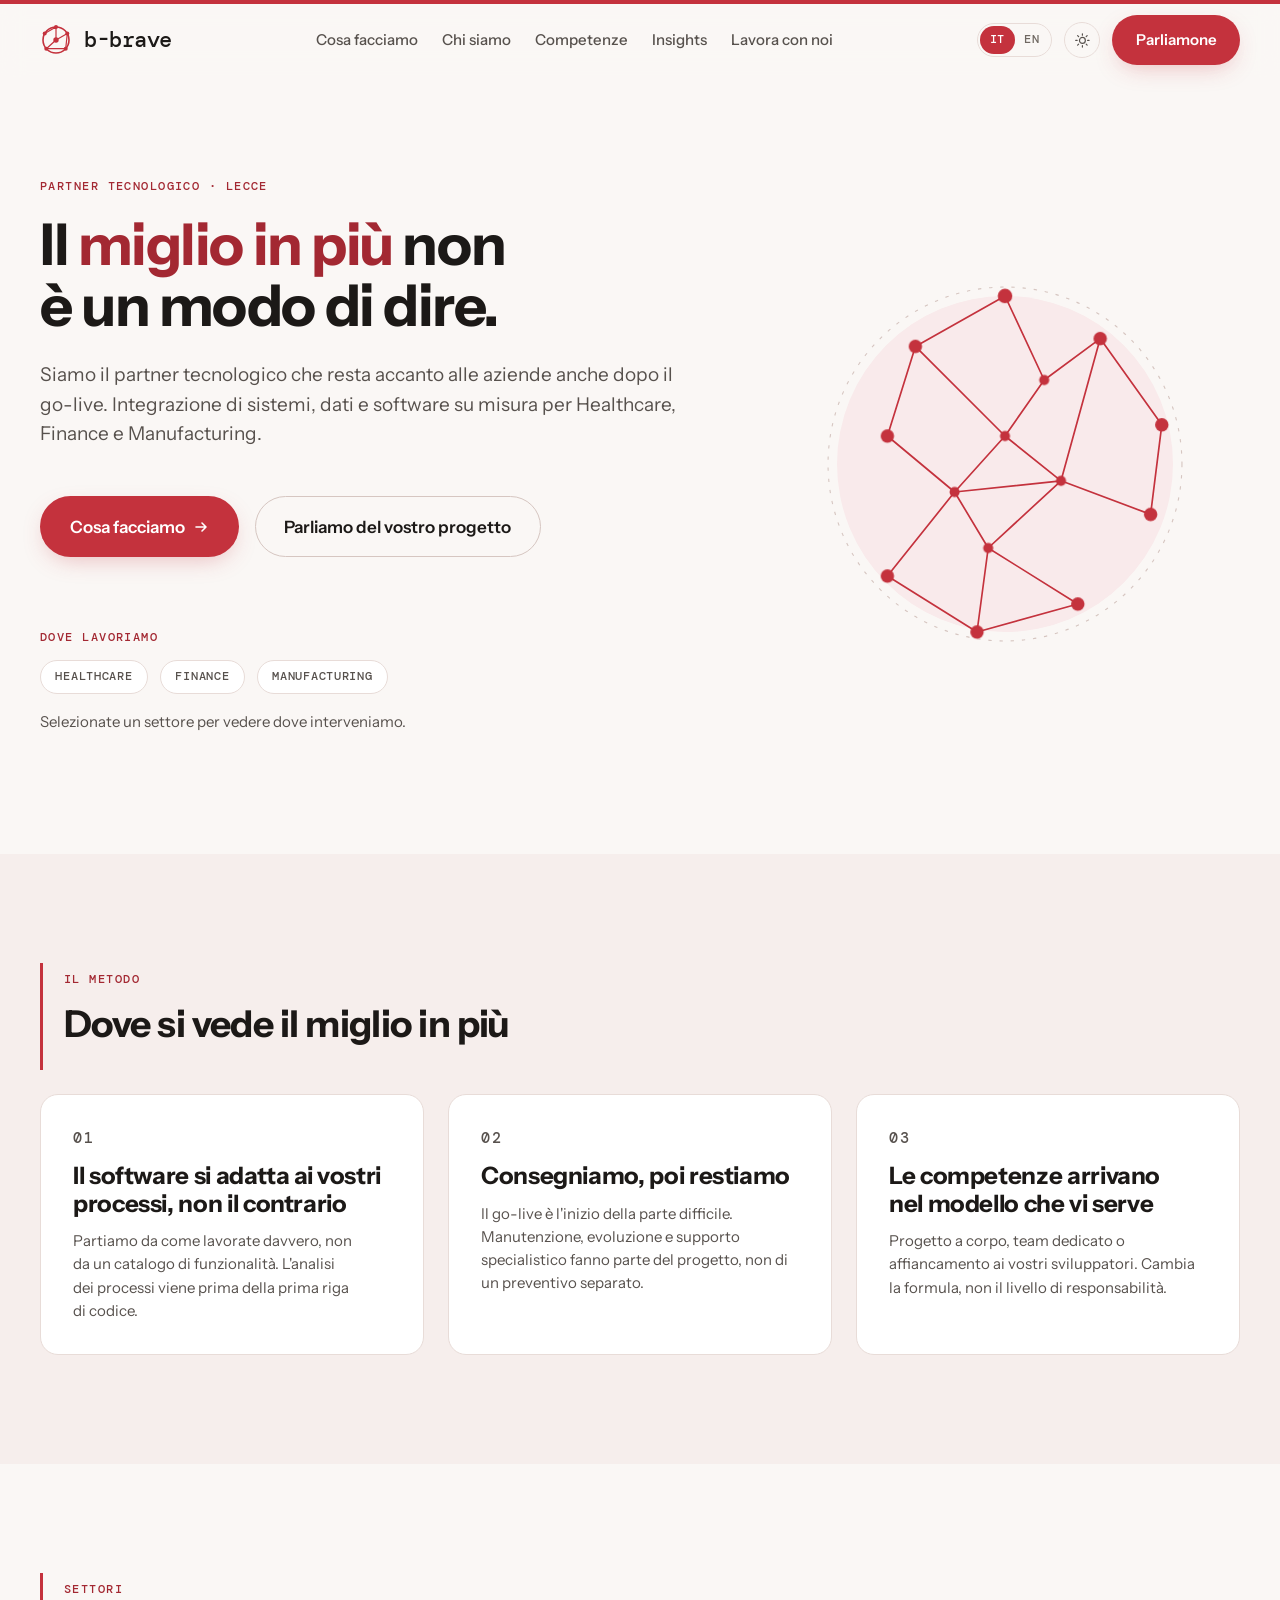
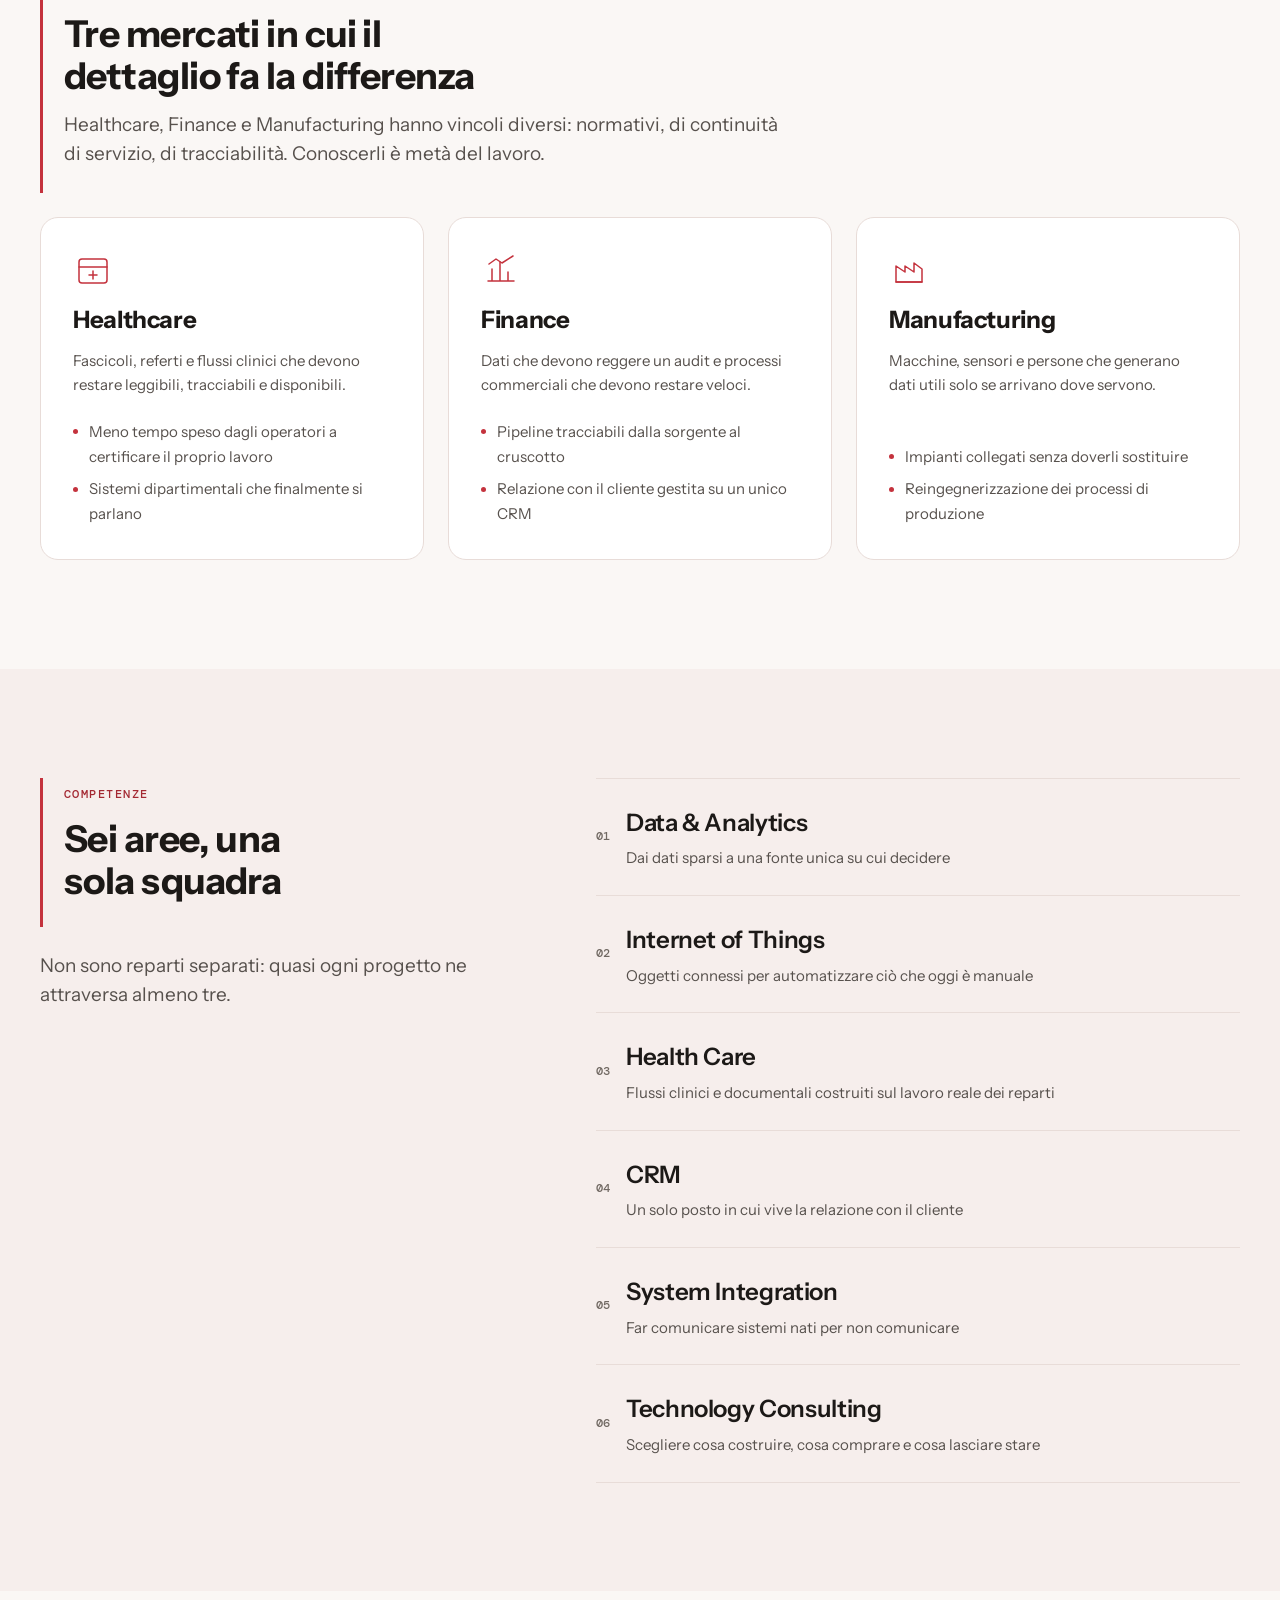
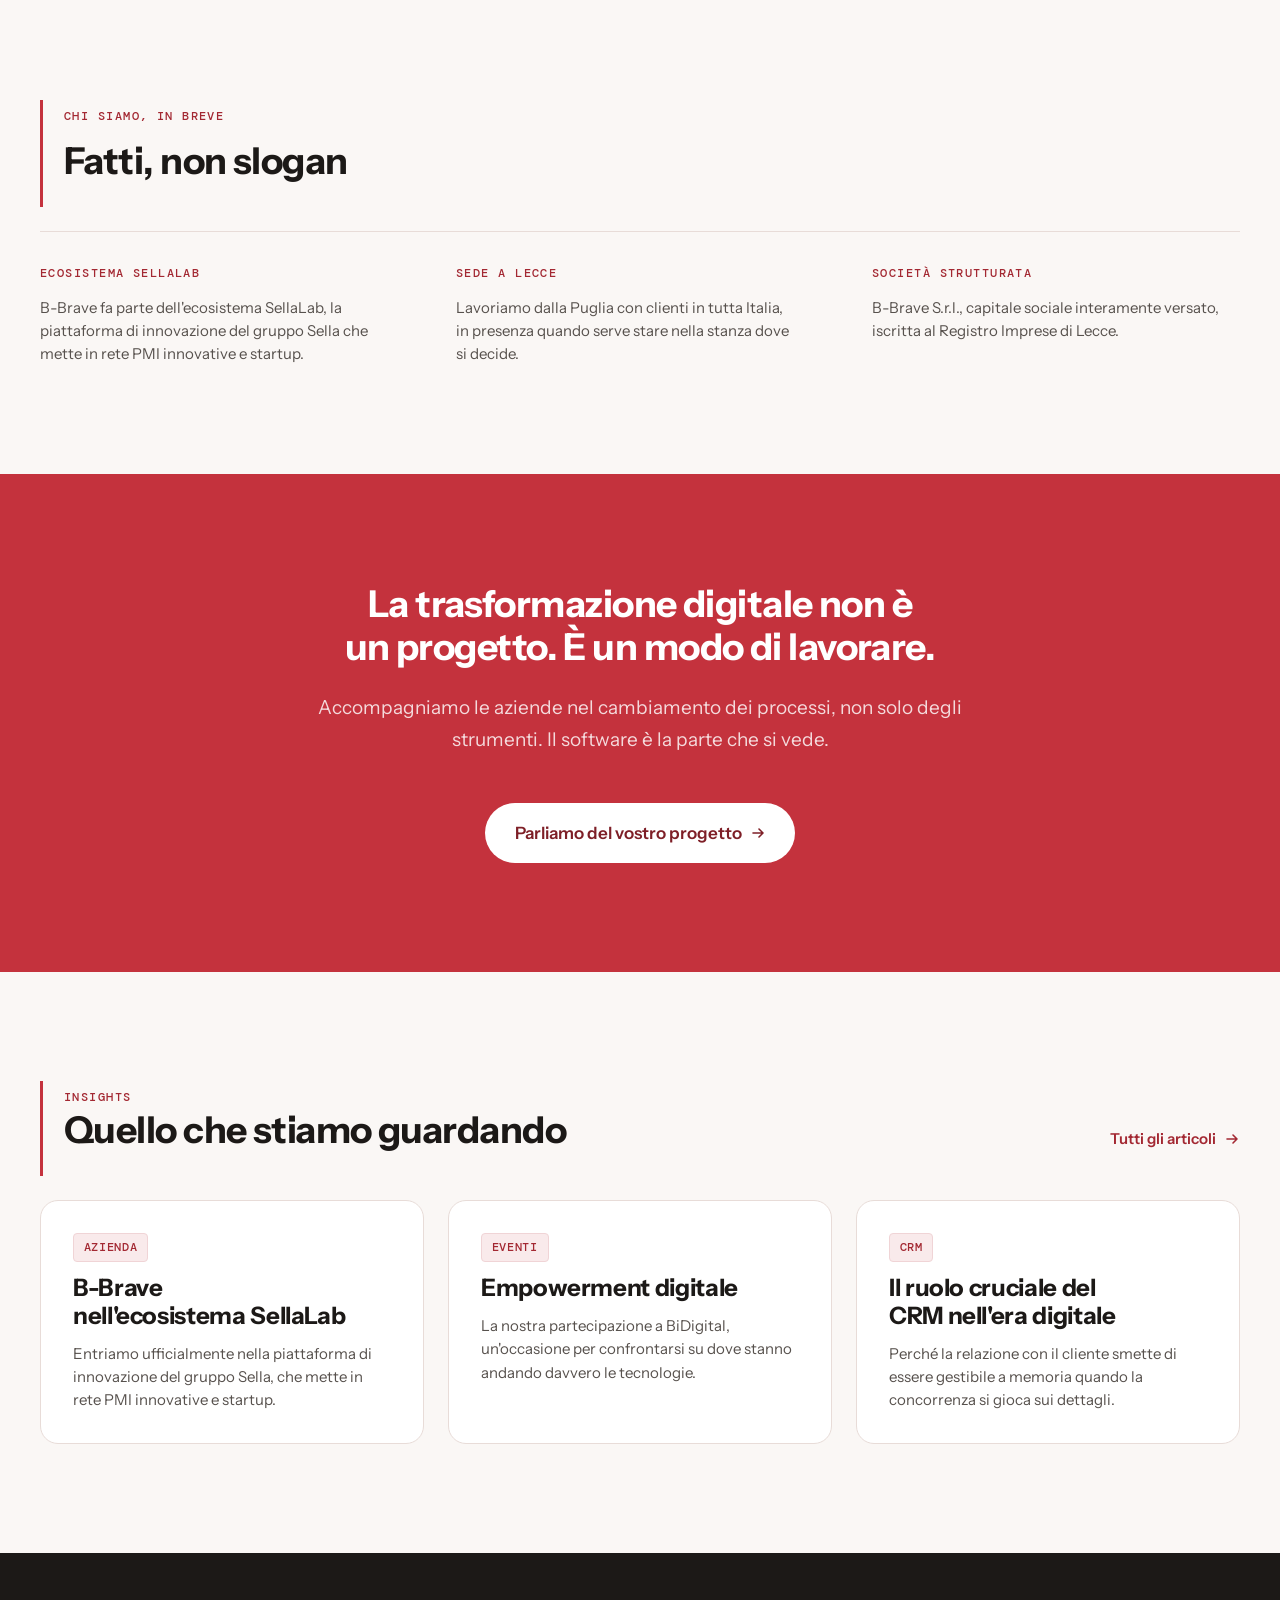
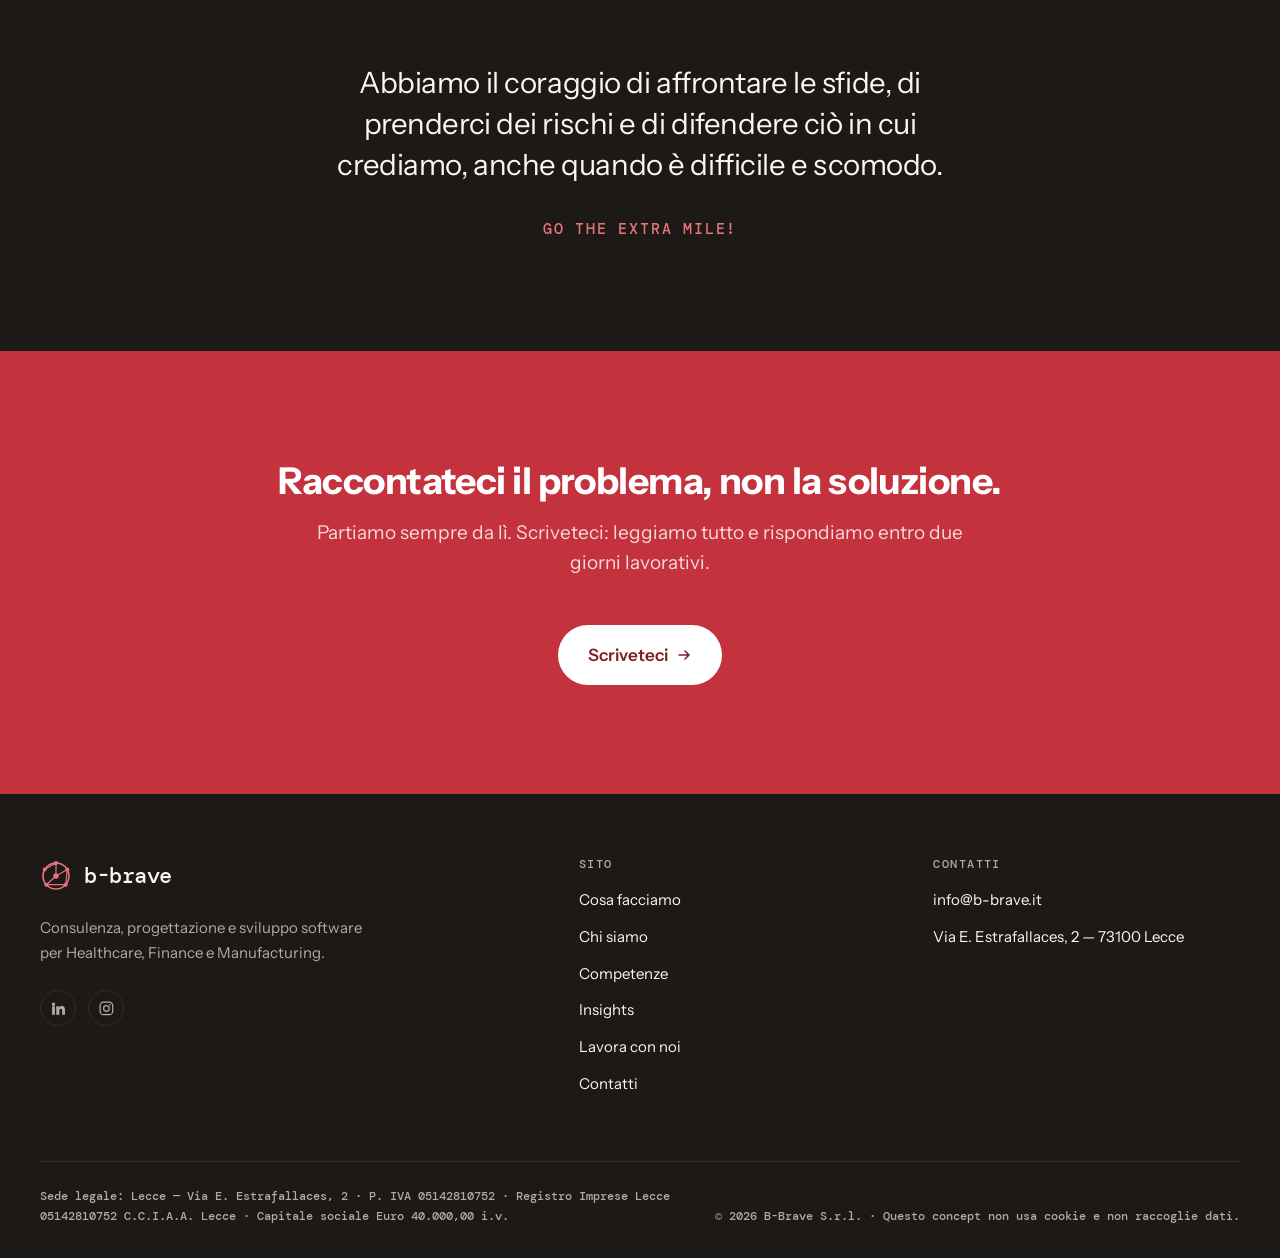
<file: index.html>
<!DOCTYPE html>
<html lang="it">
<head>
<meta charset="utf-8">
<meta name="viewport" content="width=device-width, initial-scale=1">
<meta name="robots" content="noindex, nofollow">
<title data-i18n="meta.home.title">B-Brave — Partner tecnologico per Healthcare, Finance e Manufacturing</title>
<meta name="description" data-i18n-attr="content:meta.home.desc" content="B-Brave progetta, integra e mantiene software su misura per aziende dei settori Healthcare, Finance e Manufacturing. Sede a Lecce, progetti in tutta Italia.">
<meta property="og:type" content="website">
<meta property="og:title" data-i18n-attr="content:meta.home.title" content="B-Brave — Partner tecnologico per Healthcare, Finance e Manufacturing">
<meta property="og:description" data-i18n-attr="content:meta.home.desc" content="B-Brave progetta, integra e mantiene software su misura per aziende dei settori Healthcare, Finance e Manufacturing. Sede a Lecce, progetti in tutta Italia.">
<meta property="og:image" content="./assets/img/og-cover.png">
<meta name="twitter:card" content="summary_large_image">
<link rel="icon" href="./assets/img/favicon.svg" type="image/svg+xml">
<link rel="stylesheet" href="./assets/css/style.css">
<script>
  /* applico tema e lingua salvati prima che la pagina si disegni, così non
     si vede il cambio. La classe js serve al CSS per sapere che lo scripting
     c'è: senza, non nasconde niente in attesa dell'animazione. */
  document.documentElement.classList.add('js');
  try {
    var t = localStorage.getItem('bb-theme');
    if (t) document.documentElement.dataset.theme = t;
    var l = localStorage.getItem('bb-lang');
    if (l && l !== 'it') document.documentElement.lang = l;
  } catch (e) {}
</script>
</head>

<body data-page="home">

<a class="skip-link" href="#main" data-i18n="a11y.skip">Vai al contenuto</a>

<header class="header" id="site-header">
  <div class="container header__inner">
    <a class="logo" href="./index.html">
      <svg class="logo__mark" viewBox="0 0 32 32" aria-hidden="true">
        <g fill="none" stroke="currentColor" stroke-linecap="round">
          <circle cx="16" cy="16" r="13" stroke-width="1.6"/>
          <path d="M16 16 16 3M16 16 27.3 9.5M16 16 6.3 24.7M16 3 4.7 9.5M27.3 9.5 25.7 24.7M25.7 24.7 6.3 24.7" stroke-width="1.2"/>
        </g>
        <g fill="currentColor">
          <circle cx="16" cy="3" r="2"/><circle cx="27.3" cy="9.5" r="2"/>
          <circle cx="25.7" cy="24.7" r="2"/><circle cx="6.3" cy="24.7" r="2"/>
          <circle cx="4.7" cy="9.5" r="2"/><circle cx="16" cy="16" r="2.7"/>
        </g>
      </svg>
      <span class="logo__word">b-brave</span>
    </a>

    <nav class="header__nav" id="site-nav" data-i18n-attr="aria-label:a11y.nav.main" aria-label="Navigazione principale">
      <ul class="nav-list">
        <li><a href="./we-do.html" data-i18n="common.nav.wedo">Cosa facciamo</a></li>
        <li><a href="./we-are.html" data-i18n="common.nav.weare">Chi siamo</a></li>
        <li><a href="./expertise.html" data-i18n="common.nav.expertise">Competenze</a></li>
        <li><a href="./insights.html" data-i18n="common.nav.insights">Insights</a></li>
        <li><a href="./careers.html" data-i18n="common.nav.careers">Lavora con noi</a></li>
        <li class="nav-list__cta"><a class="btn btn--primary" href="./contacts.html" data-i18n="common.cta.talk">Parliamone</a></li>
      </ul>
    </nav>

    <div class="header__tools">
      <div class="lang" role="group" data-i18n-attr="aria-label:a11y.lang.group" aria-label="Lingua del sito">
        <button type="button" data-lang="it" aria-pressed="true">IT</button>
        <button type="button" data-lang="en" aria-pressed="false">EN</button>
      </div>

      <button class="theme-toggle" type="button" id="theme-toggle" data-i18n-attr="aria-label:a11y.theme" aria-label="Cambia tema chiaro o scuro">
        <svg class="icon-sun" viewBox="0 0 24 24" fill="none" stroke="currentColor" stroke-width="1.7" stroke-linecap="round" aria-hidden="true">
          <circle cx="12" cy="12" r="4.2"/>
          <path d="M12 2.5v2M12 19.5v2M2.5 12h2M19.5 12h2M5.2 5.2l1.4 1.4M17.4 17.4l1.4 1.4M18.8 5.2l-1.4 1.4M6.6 17.4l-1.4 1.4"/>
        </svg>
        <svg class="icon-moon" viewBox="0 0 24 24" fill="none" stroke="currentColor" stroke-width="1.7" stroke-linecap="round" stroke-linejoin="round" aria-hidden="true">
          <path d="M20 14.5A8.5 8.5 0 0 1 9.5 4a8.5 8.5 0 1 0 10.5 10.5Z"/>
        </svg>
      </button>

      <a class="btn btn--primary header__cta" href="./contacts.html" data-i18n="common.cta.talk">Parliamone</a>

    </div>
  </div>
</header>

<main id="main">

  <!-- hero ---------------------------------------------------------------------- -->
  <section class="hero">
    <div class="container hero__inner">
      <div class="hero__text">
        <p class="label" data-i18n="home.hero.eyebrow">Partner tecnologico · Lecce</p>
        <h1 data-i18n-html="home.hero.title">Il <em class="accent">miglio in più</em> non è un modo di dire.</h1>
        <p class="lead" data-i18n="home.hero.lead">Siamo il partner tecnologico che resta accanto alle aziende anche dopo il go-live. Integrazione di sistemi, dati e software su misura per Healthcare, Finance e Manufacturing.</p>

        <div class="hero__actions">
          <a class="btn btn--primary btn--lg" href="./we-do.html">
            <span data-i18n="home.hero.ctaPrimary">Cosa facciamo</span>
            <svg class="btn__arrow" width="16" height="16" viewBox="0 0 16 16" fill="none" aria-hidden="true"><path d="M3 8h10M9 4l4 4-4 4" stroke="currentColor" stroke-width="1.6" stroke-linecap="round" stroke-linejoin="round"/></svg>
          </a>
          <a class="btn btn--ghost btn--lg" href="./contacts.html" data-i18n="home.hero.ctaGhost">Parliamo del vostro progetto</a>
        </div>

        <div class="hero__sectors">
          <p class="label" data-i18n="home.hero.sectorsLabel">Dove lavoriamo</p>
          <div class="chip-row" id="sector-chips">
            <button class="chip" type="button" aria-pressed="false" data-sector="health" data-desc="home.hero.sector.health" data-i18n="common.sector.health">Healthcare</button>
            <button class="chip" type="button" aria-pressed="false" data-sector="finance" data-desc="home.hero.sector.finance" data-i18n="common.sector.finance">Finance</button>
            <button class="chip" type="button" aria-pressed="false" data-sector="manufacturing" data-desc="home.hero.sector.manufacturing" data-i18n="common.sector.manufacturing">Manufacturing</button>
          </div>
          <p class="hero__note" id="sector-note" aria-live="polite" data-i18n="home.hero.sectorDefault">Selezionate un settore per vedere dove interveniamo.</p>
        </div>
      </div>

      <div class="hero__visual">
        <svg class="graph" id="hero-graph" viewBox="0 0 400 400" role="img" data-i18n-attr="aria-label:a11y.graph">
          <circle class="graph__halo" cx="200" cy="200" r="150"/>
          <circle class="graph__ring" cx="200" cy="200" r="158"/>
          <g class="graph__edges" fill="none" stroke="currentColor" stroke-linecap="round">
            <g class="g-core">
              <line x1="235" y1="125" x2="200" y2="175"/><line x1="200" y1="175" x2="155" y2="225"/>
              <line x1="200" y1="175" x2="250" y2="215"/><line x1="155" y1="225" x2="185" y2="275"/>
              <line x1="250" y1="215" x2="185" y2="275"/><line x1="155" y1="225" x2="250" y2="215"/>
            </g>
            <g class="g-health">
              <line x1="200" y1="50" x2="235" y2="125"/><line x1="200" y1="50" x2="120" y2="95"/>
              <line x1="120" y1="95" x2="95" y2="175"/><line x1="120" y1="95" x2="200" y2="175"/>
              <line x1="95" y1="175" x2="155" y2="225"/>
            </g>
            <g class="g-finance">
              <line x1="285" y1="88" x2="235" y2="125"/><line x1="285" y1="88" x2="340" y2="165"/>
              <line x1="340" y1="165" x2="330" y2="245"/><line x1="285" y1="88" x2="250" y2="215"/>
              <line x1="330" y1="245" x2="250" y2="215"/>
            </g>
            <g class="g-manufacturing">
              <line x1="265" y1="325" x2="185" y2="275"/><line x1="265" y1="325" x2="175" y2="350"/>
              <line x1="175" y1="350" x2="95" y2="300"/><line x1="95" y1="300" x2="155" y2="225"/>
              <line x1="175" y1="350" x2="185" y2="275"/>
            </g>
          </g>
          <g class="graph__nodes" fill="currentColor">
            <g class="g-core">
              <circle cx="200" cy="175" r="4.5"/><circle cx="155" cy="225" r="4.5"/>
              <circle cx="250" cy="215" r="4.5"/><circle cx="185" cy="275" r="4.5"/>
              <circle cx="235" cy="125" r="4.5"/>
            </g>
            <g class="g-health">
              <circle class="is-pulsing" cx="200" cy="50" r="6.5"/><circle cx="120" cy="95" r="6"/>
              <circle cx="95" cy="175" r="6"/>
            </g>
            <g class="g-finance">
              <circle cx="285" cy="88" r="6"/><circle cx="340" cy="165" r="6"/>
              <circle cx="330" cy="245" r="6"/>
            </g>
            <g class="g-manufacturing">
              <circle cx="265" cy="325" r="6"/><circle cx="175" cy="350" r="6"/>
              <circle cx="95" cy="300" r="6"/>
            </g>
          </g>
        </svg>
      </div>
    </div>
  </section>

  <!-- il miglio in più -->
  <section class="band band--soft" id="metodo">
    <div class="container">
      <div class="section-head" data-reveal>
        <p class="label" data-i18n="home.mile.label">Il metodo</p>
        <h2 data-i18n="home.mile.title">Dove si vede il miglio in più</h2>
      </div>

      <div class="cards">
        <article class="card card--hover" data-reveal>
          <p class="card__num">01</p>
          <h3 data-i18n="home.mile.a.title">Il software si adatta ai vostri processi, non il contrario</h3>
          <p data-i18n="home.mile.a.body">Partiamo da come lavorate davvero, non da un catalogo di funzionalità. L'analisi dei processi viene prima della prima riga di codice.</p>
        </article>
        <article class="card card--hover" data-reveal>
          <p class="card__num">02</p>
          <h3 data-i18n="home.mile.b.title">Consegniamo, poi restiamo</h3>
          <p data-i18n="home.mile.b.body">Il go-live è l'inizio della parte difficile. Manutenzione, evoluzione e supporto specialistico fanno parte del progetto, non di un preventivo separato.</p>
        </article>
        <article class="card card--hover" data-reveal>
          <p class="card__num">03</p>
          <h3 data-i18n="home.mile.c.title">Le competenze arrivano nel modello che vi serve</h3>
          <p data-i18n="home.mile.c.body">Progetto a corpo, team dedicato o affiancamento ai vostri sviluppatori. Cambia la formula, non il livello di responsabilità.</p>
        </article>
      </div>
    </div>
  </section>

  <!-- settori -->
  <section class="band" id="settori">
    <div class="container">
      <div class="section-head" data-reveal>
        <p class="label" data-i18n="home.sectors.label">Settori</p>
        <h2 data-i18n="home.sectors.title">Tre mercati in cui il dettaglio fa la differenza</h2>
        <p class="lead" data-i18n="home.sectors.lead">Healthcare, Finance e Manufacturing hanno vincoli diversi: normativi, di continuità di servizio, di tracciabilità. Conoscerli è metà del lavoro.</p>
      </div>

      <div class="cards cards--sectors">
        <article class="card" data-reveal>
          <svg class="card__icon" viewBox="0 0 40 40" fill="none" stroke="currentColor" stroke-width="1.5" stroke-linecap="round" stroke-linejoin="round" aria-hidden="true">
            <rect x="6" y="9" width="28" height="24" rx="3"/>
            <path d="M6 17h28M20 21v8M16 25h8"/>
          </svg>
          <h3 data-i18n="common.sector.health">Healthcare</h3>
          <p data-i18n="home.sectors.health.body">Fascicoli, referti e flussi clinici che devono restare leggibili, tracciabili e disponibili.</p>
          <ul>
            <li data-i18n="home.sectors.health.p1">Meno tempo speso dagli operatori a certificare il proprio lavoro</li>
            <li data-i18n="home.sectors.health.p2">Sistemi dipartimentali che finalmente si parlano</li>
          </ul>
        </article>

        <article class="card" data-reveal>
          <svg class="card__icon" viewBox="0 0 40 40" fill="none" stroke="currentColor" stroke-width="1.5" stroke-linecap="round" stroke-linejoin="round" aria-hidden="true">
            <path d="M7 31h26M11 31V19M19 31V12M27 31v-9"/>
            <path d="M8 14l7-5 6 4 11-7"/>
          </svg>
          <h3 data-i18n="common.sector.finance">Finance</h3>
          <p data-i18n="home.sectors.finance.body">Dati che devono reggere un audit e processi commerciali che devono restare veloci.</p>
          <ul>
            <li data-i18n="home.sectors.finance.p1">Pipeline tracciabili dalla sorgente al cruscotto</li>
            <li data-i18n="home.sectors.finance.p2">Relazione con il cliente gestita su un unico CRM</li>
          </ul>
        </article>

        <article class="card" data-reveal>
          <svg class="card__icon" viewBox="0 0 40 40" fill="none" stroke="currentColor" stroke-width="1.5" stroke-linecap="round" stroke-linejoin="round" aria-hidden="true">
            <path d="M7 32V16l9 6V16l9 6V13l8 6v13z"/>
            <path d="M7 32h26"/>
          </svg>
          <h3 data-i18n="common.sector.manufacturing">Manufacturing</h3>
          <p data-i18n="home.sectors.manufacturing.body">Macchine, sensori e persone che generano dati utili solo se arrivano dove servono.</p>
          <ul>
            <li data-i18n="home.sectors.manufacturing.p1">Impianti collegati senza doverli sostituire</li>
            <li data-i18n="home.sectors.manufacturing.p2">Reingegnerizzazione dei processi di produzione</li>
          </ul>
        </article>
      </div>
    </div>
  </section>

  <!-- competenze -->
  <section class="band band--soft" id="competenze">
    <div class="container capabilities">
      <div class="capabilities__head">
        <div class="section-head">
          <p class="label" data-i18n="home.caps.label">Competenze</p>
          <h2 data-i18n="home.caps.title">Sei aree, una sola squadra</h2>
        </div>
        <p class="lead" data-i18n="home.caps.lead">Non sono reparti separati: quasi ogni progetto ne attraversa almeno tre.</p>
      </div>

      <ul class="cap-list">
        <li><a href="./expertise.html#data-analytics">
          <span class="cap-list__num">01</span>
          <span class="cap-list__name" data-i18n="common.area.data">Data &amp; Analytics</span>
          <span class="cap-list__desc" data-i18n="home.caps.data">Dai dati sparsi a una fonte unica su cui decidere</span>
          <svg viewBox="0 0 16 16" fill="none" aria-hidden="true"><path d="M3 8h10M9 4l4 4-4 4" stroke="currentColor" stroke-width="1.6" stroke-linecap="round" stroke-linejoin="round"/></svg>
        </a></li>
        <li><a href="./expertise.html#iot">
          <span class="cap-list__num">02</span>
          <span class="cap-list__name" data-i18n="common.area.iot">Internet of Things</span>
          <span class="cap-list__desc" data-i18n="home.caps.iot">Oggetti connessi per automatizzare ciò che oggi è manuale</span>
          <svg viewBox="0 0 16 16" fill="none" aria-hidden="true"><path d="M3 8h10M9 4l4 4-4 4" stroke="currentColor" stroke-width="1.6" stroke-linecap="round" stroke-linejoin="round"/></svg>
        </a></li>
        <li><a href="./expertise.html#health-care">
          <span class="cap-list__num">03</span>
          <span class="cap-list__name" data-i18n="common.area.health">Health Care</span>
          <span class="cap-list__desc" data-i18n="home.caps.health">Flussi clinici e documentali costruiti sul lavoro reale dei reparti</span>
          <svg viewBox="0 0 16 16" fill="none" aria-hidden="true"><path d="M3 8h10M9 4l4 4-4 4" stroke="currentColor" stroke-width="1.6" stroke-linecap="round" stroke-linejoin="round"/></svg>
        </a></li>
        <li><a href="./expertise.html#crm">
          <span class="cap-list__num">04</span>
          <span class="cap-list__name" data-i18n="common.area.crm">CRM</span>
          <span class="cap-list__desc" data-i18n="home.caps.crm">Un solo posto in cui vive la relazione con il cliente</span>
          <svg viewBox="0 0 16 16" fill="none" aria-hidden="true"><path d="M3 8h10M9 4l4 4-4 4" stroke="currentColor" stroke-width="1.6" stroke-linecap="round" stroke-linejoin="round"/></svg>
        </a></li>
        <li><a href="./expertise.html#system-integration">
          <span class="cap-list__num">05</span>
          <span class="cap-list__name" data-i18n="common.area.integration">System Integration</span>
          <span class="cap-list__desc" data-i18n="home.caps.integration">Far comunicare sistemi nati per non comunicare</span>
          <svg viewBox="0 0 16 16" fill="none" aria-hidden="true"><path d="M3 8h10M9 4l4 4-4 4" stroke="currentColor" stroke-width="1.6" stroke-linecap="round" stroke-linejoin="round"/></svg>
        </a></li>
        <li><a href="./expertise.html#technology-consulting">
          <span class="cap-list__num">06</span>
          <span class="cap-list__name" data-i18n="common.area.consulting">Technology Consulting</span>
          <span class="cap-list__desc" data-i18n="home.caps.consulting">Scegliere cosa costruire, cosa comprare e cosa lasciare stare</span>
          <svg viewBox="0 0 16 16" fill="none" aria-hidden="true"><path d="M3 8h10M9 4l4 4-4 4" stroke="currentColor" stroke-width="1.6" stroke-linecap="round" stroke-linejoin="round"/></svg>
        </a></li>
      </ul>
    </div>
  </section>

  <!-- fatti, non slogan -->
  <section class="band" id="prova">
    <div class="container">
      <div class="section-head" data-reveal>
        <p class="label" data-i18n="home.proof.label">Chi siamo, in breve</p>
        <h2 data-i18n="home.proof.title">Fatti, non slogan</h2>
      </div>

      <div class="proof" data-reveal>
        <div class="proof__item">
          <p class="proof__key" data-i18n="home.proof.a.key">Ecosistema SellaLab</p>
          <p class="proof__val" data-i18n="home.proof.a.val">B-Brave fa parte dell'ecosistema SellaLab, la piattaforma di innovazione del gruppo Sella che mette in rete PMI innovative e startup.</p>
        </div>
        <div class="proof__item">
          <p class="proof__key" data-i18n="home.proof.b.key">Sede a Lecce</p>
          <p class="proof__val" data-i18n="home.proof.b.val">Lavoriamo dalla Puglia con clienti in tutta Italia, in presenza quando serve stare nella stanza dove si decide.</p>
        </div>
        <div class="proof__item">
          <p class="proof__key" data-i18n="home.proof.c.key">Società strutturata</p>
          <p class="proof__val" data-i18n="home.proof.c.val">B-Brave S.r.l., capitale sociale interamente versato, iscritta al Registro Imprese di Lecce.</p>
        </div>
      </div>
    </div>
  </section>

  <!-- la fascia rossa -->
  <section class="band band--brand statement">
    <div class="container container--narrow">
      <h2 data-i18n="home.statement.title">La trasformazione digitale non è un progetto. È un modo di lavorare.</h2>
      <p data-i18n="home.statement.body">Accompagniamo le aziende nel cambiamento dei processi, non solo degli strumenti. Il software è la parte che si vede.</p>
      <a class="btn btn--light btn--lg" href="./contacts.html">
        <span data-i18n="home.statement.cta">Parliamo del vostro progetto</span>
        <svg class="btn__arrow" width="16" height="16" viewBox="0 0 16 16" fill="none" aria-hidden="true"><path d="M3 8h10M9 4l4 4-4 4" stroke="currentColor" stroke-width="1.6" stroke-linecap="round" stroke-linejoin="round"/></svg>
      </a>
    </div>
  </section>

  <!-- insights -->
  <section class="band" id="articoli">
    <div class="container">
      <div class="section-head section-head--split" data-reveal>
        <div>
          <p class="label" data-i18n="home.insights.label">Insights</p>
          <h2 data-i18n="home.insights.title">Quello che stiamo guardando</h2>
        </div>
        <a class="link-arrow" href="./insights.html">
          <span data-i18n="home.insights.all">Tutti gli articoli</span>
          <svg viewBox="0 0 16 16" fill="none" aria-hidden="true"><path d="M3 8h10M9 4l4 4-4 4" stroke="currentColor" stroke-width="1.6" stroke-linecap="round" stroke-linejoin="round"/></svg>
        </a>
      </div>

      <div class="cards">
        <article class="card card--hover post" data-reveal>
          <span class="tag" data-i18n="common.topic.company">Azienda</span>
          <h3 data-i18n="post.sellalab.title">B-Brave nell'ecosistema SellaLab</h3>
          <p data-i18n="post.sellalab.excerpt">Entriamo ufficialmente nella piattaforma di innovazione del gruppo Sella, che mette in rete PMI innovative e startup.</p>
        </article>
        <article class="card card--hover post" data-reveal>
          <span class="tag" data-i18n="common.topic.events">Eventi</span>
          <h3 data-i18n="post.bidigital.title">Empowerment digitale</h3>
          <p data-i18n="post.bidigital.excerpt">La nostra partecipazione a BiDigital, un'occasione per confrontarsi su dove stanno andando davvero le tecnologie.</p>
        </article>
        <article class="card card--hover post" data-reveal>
          <span class="tag" data-i18n="common.topic.crm">CRM</span>
          <h3 data-i18n="post.crm.title">Il ruolo cruciale del CRM nell'era digitale</h3>
          <p data-i18n="post.crm.excerpt">Perché la relazione con il cliente smette di essere gestibile a memoria quando la concorrenza si gioca sui dettagli.</p>
        </article>
      </div>
    </div>
  </section>

  <!-- manifesto -->
  <section class="band band--ink manifesto">
    <div class="container container--narrow">
      <blockquote>
        <p data-i18n="common.manifesto.quote">Abbiamo il coraggio di affrontare le sfide, di prenderci dei rischi e di difendere ciò in cui crediamo, anche quando è difficile e scomodo.</p>
      </blockquote>
      <p class="manifesto__claim">Go The Extra Mile!</p>
    </div>
  </section>

  <!-- chiusura -->
  <section class="band band--brand closing">
    <div class="container container--narrow">
      <h2 data-i18n="common.closing.title">Raccontateci il problema, non la soluzione.</h2>
      <p class="lead" data-i18n="common.closing.body">Partiamo sempre da lì. Scriveteci: leggiamo tutto e rispondiamo entro due giorni lavorativi.</p>
      <a class="btn btn--light btn--lg" href="./contacts.html">
        <span data-i18n="common.cta.write">Scriveteci</span>
        <svg class="btn__arrow" width="16" height="16" viewBox="0 0 16 16" fill="none" aria-hidden="true"><path d="M3 8h10M9 4l4 4-4 4" stroke="currentColor" stroke-width="1.6" stroke-linecap="round" stroke-linejoin="round"/></svg>
      </a>
    </div>
  </section>

</main>

<footer class="footer band--ink">
  <div class="container">
    <div class="footer__grid">
      <div>
        <a class="logo" href="./index.html">
          <svg class="logo__mark" viewBox="0 0 32 32" aria-hidden="true">
            <g fill="none" stroke="currentColor" stroke-linecap="round">
              <circle cx="16" cy="16" r="13" stroke-width="1.6"/>
              <path d="M16 16 16 3M16 16 27.3 9.5M16 16 6.3 24.7M16 3 4.7 9.5M27.3 9.5 25.7 24.7M25.7 24.7 6.3 24.7" stroke-width="1.2"/>
            </g>
            <g fill="currentColor">
              <circle cx="16" cy="3" r="2"/><circle cx="27.3" cy="9.5" r="2"/>
              <circle cx="25.7" cy="24.7" r="2"/><circle cx="6.3" cy="24.7" r="2"/>
              <circle cx="4.7" cy="9.5" r="2"/><circle cx="16" cy="16" r="2.7"/>
            </g>
          </svg>
          <span class="logo__word">b-brave</span>
        </a>
        <p class="footer__tagline" data-i18n="common.footer.tagline">Consulenza, progettazione e sviluppo software per Healthcare, Finance e Manufacturing.</p>
        <div class="footer__social">
          <a href="https://www.linkedin.com/company/b-brave-software/" target="_blank" rel="noopener" aria-label="LinkedIn">
            <svg viewBox="0 0 24 24" fill="currentColor" aria-hidden="true"><path d="M4.98 3.5A2.5 2.5 0 1 1 5 8.5a2.5 2.5 0 0 1-.02-5M3 9h4v12H3zM9 9h3.8v1.7h.05c.53-.95 1.83-1.95 3.77-1.95 4.03 0 4.78 2.5 4.78 5.76V21h-4v-5.6c0-1.34-.03-3.07-1.9-3.07-1.9 0-2.2 1.46-2.2 2.97V21H9z"/></svg>
          </a>
          <a href="https://www.instagram.com/bbravesrl/" target="_blank" rel="noopener" aria-label="Instagram">
            <svg viewBox="0 0 24 24" fill="none" stroke="currentColor" stroke-width="1.8" aria-hidden="true"><rect x="3" y="3" width="18" height="18" rx="5"/><circle cx="12" cy="12" r="4"/><circle cx="17.2" cy="6.8" r="1.1" fill="currentColor" stroke="none"/></svg>
          </a>
        </div>
      </div>

      <nav data-i18n-attr="aria-label:a11y.nav.footer" aria-label="Mappa del sito">
        <h2 data-i18n="common.footer.sitemap">Sito</h2>
        <div class="footer__links">
          <a href="./we-do.html" data-i18n="common.nav.wedo">Cosa facciamo</a>
          <a href="./we-are.html" data-i18n="common.nav.weare">Chi siamo</a>
          <a href="./expertise.html" data-i18n="common.nav.expertise">Competenze</a>
          <a href="./insights.html" data-i18n="common.nav.insights">Insights</a>
          <a href="./careers.html" data-i18n="common.nav.careers">Lavora con noi</a>
          <a href="./contacts.html" data-i18n="common.nav.contacts">Contatti</a>
        </div>
      </nav>

      <div>
        <h2 data-i18n="common.footer.contact">Contatti</h2>
        <div class="footer__links">
          <a href="mailto:info@b-brave.it">info@b-brave.it</a>
          <span data-i18n="common.footer.address">Via E. Estrafallaces, 2 — 73100 Lecce</span>
        </div>
      </div>
    </div>

    <div class="footer__legal">
      <p data-i18n="common.footer.legal">Sede legale: Lecce — Via E. Estrafallaces, 2 · P. IVA 05142810752 · Registro Imprese Lecce 05142810752 C.C.I.A.A. Lecce · Capitale sociale Euro 40.000,00 i.v.</p>
      <p>© <span id="year">2026</span> B-Brave S.r.l. · <span data-i18n="common.footer.nocookies">Questo concept non usa cookie e non raccoglie dati.</span></p>
    </div>
  </div>
</footer>

<script defer src="./assets/js/translations.js"></script>
<script defer src="./assets/js/script.js"></script>
</body>
</html>
</file>
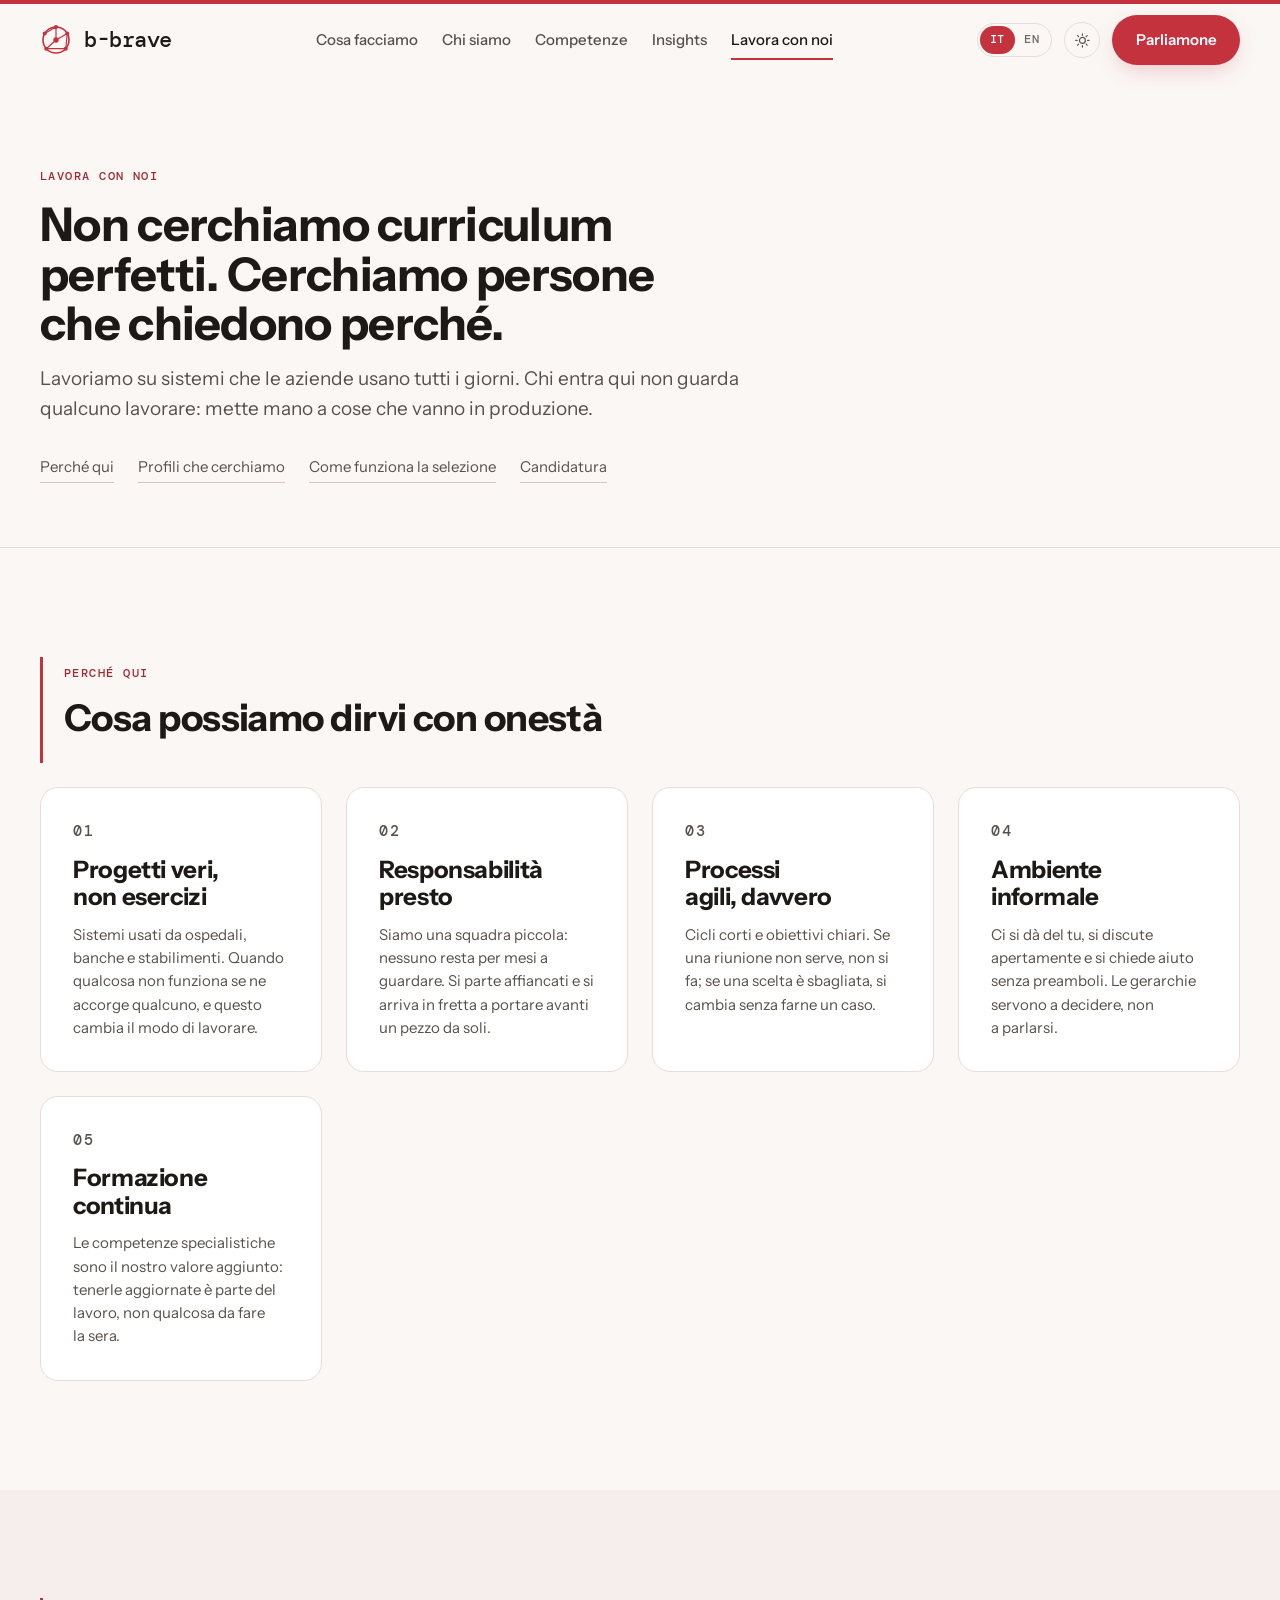
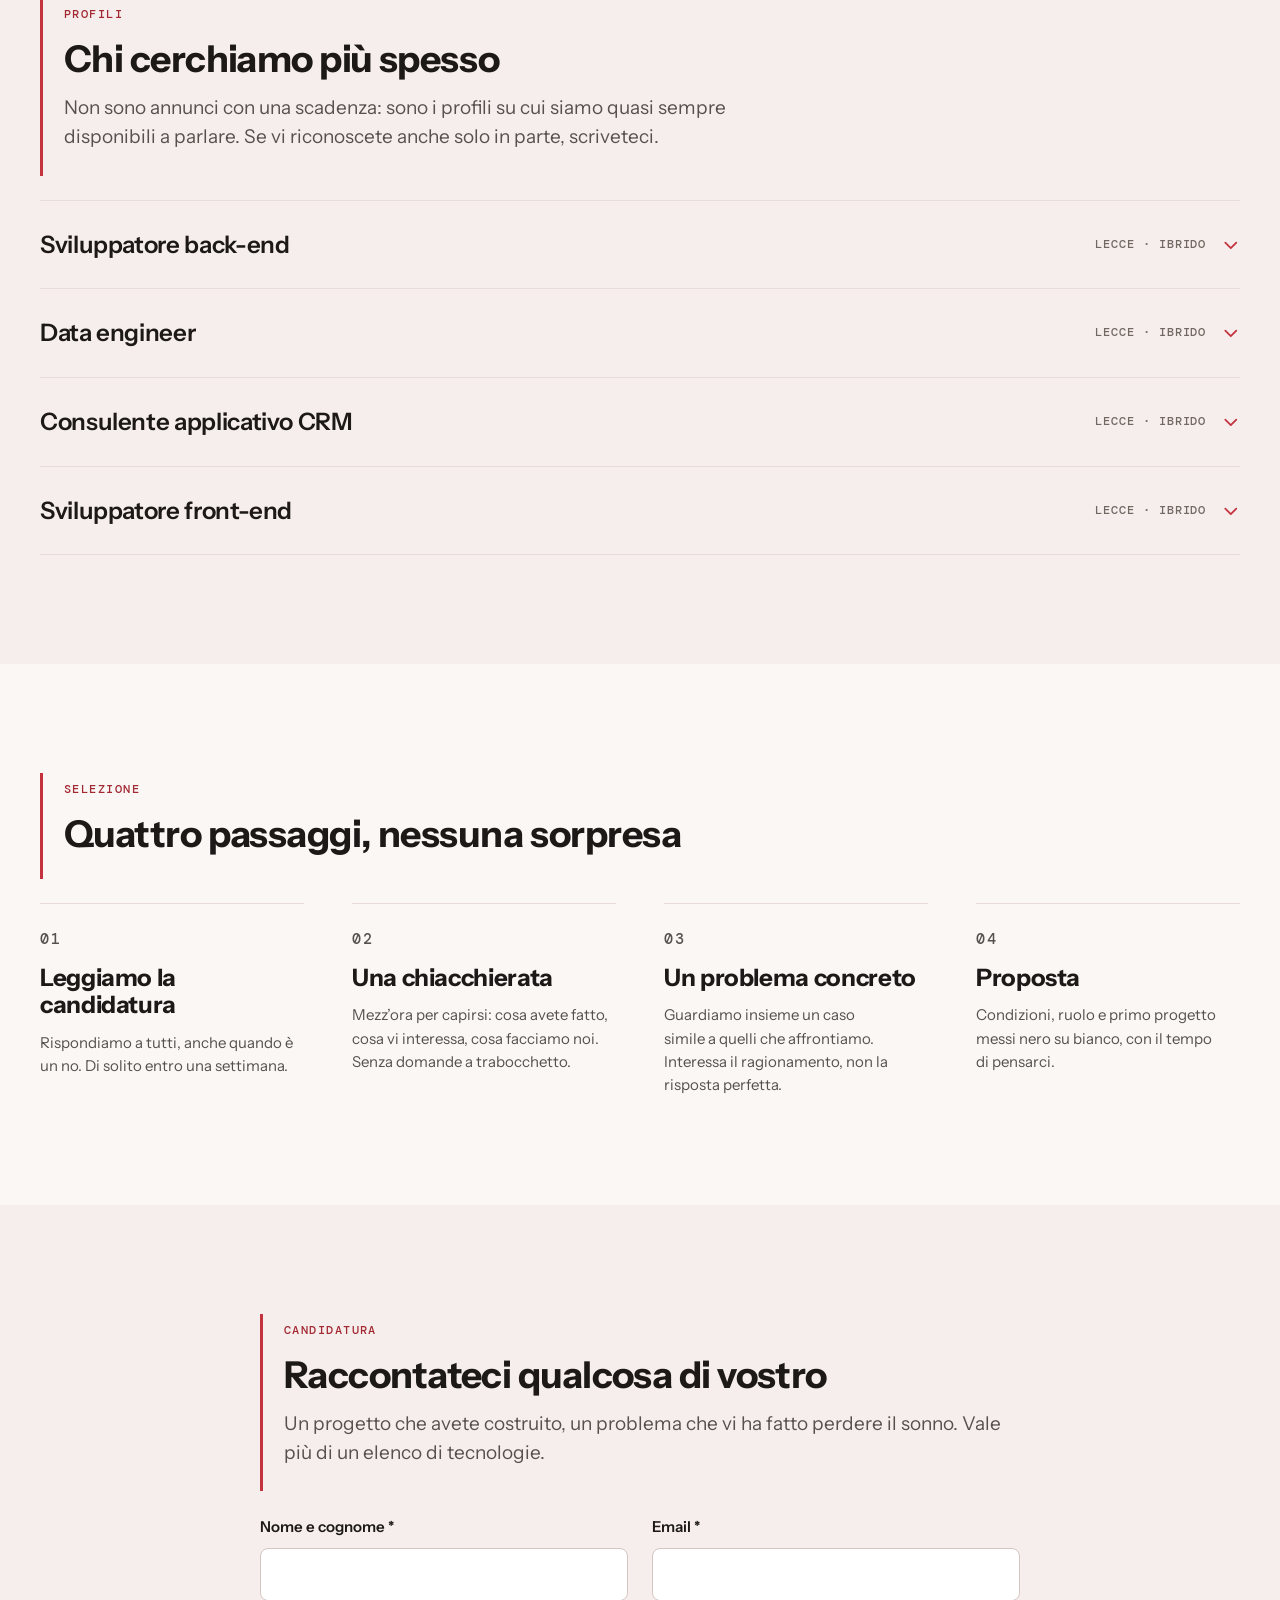
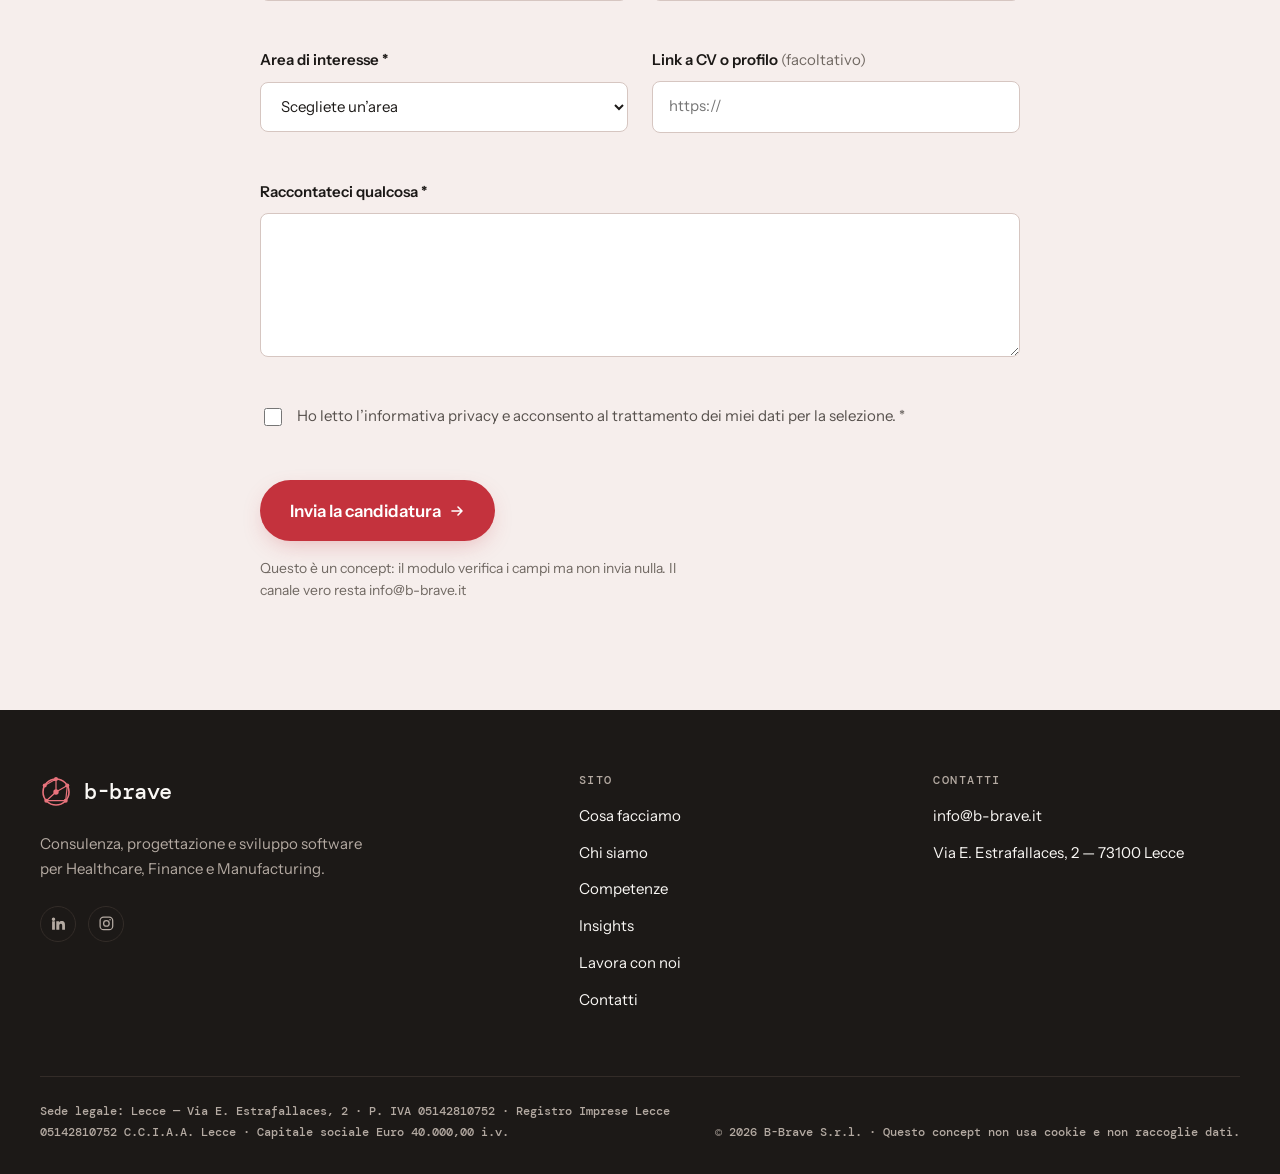
<file: careers.html>
<!DOCTYPE html>
<html lang="it">
<head>
<meta charset="utf-8">
<meta name="viewport" content="width=device-width, initial-scale=1">
<meta name="robots" content="noindex, nofollow">
<title data-i18n="meta.careers.title">Lavora con noi — B-Brave</title>
<meta name="description" data-i18n-attr="content:meta.careers.desc" content="Profili che cerchiamo, come funziona la selezione e come candidarsi in B-Brave. Sede a Lecce, progetti enterprise, responsabilità reale.">
<meta property="og:type" content="website">
<meta property="og:title" data-i18n-attr="content:meta.careers.title" content="Lavora con noi — B-Brave">
<meta property="og:description" data-i18n-attr="content:meta.careers.desc" content="Profili che cerchiamo, come funziona la selezione e come candidarsi in B-Brave. Sede a Lecce, progetti enterprise, responsabilità reale.">
<meta property="og:image" content="./assets/img/og-cover.png">
<meta name="twitter:card" content="summary_large_image">
<link rel="icon" href="./assets/img/favicon.svg" type="image/svg+xml">
<link rel="stylesheet" href="./assets/css/style.css">
<script>
  /* applico tema e lingua salvati prima che la pagina si disegni, così non
     si vede il cambio. La classe js serve al CSS per sapere che lo scripting
     c'è: senza, non nasconde niente in attesa dell'animazione. */
  document.documentElement.classList.add('js');
  try {
    var t = localStorage.getItem('bb-theme');
    if (t) document.documentElement.dataset.theme = t;
    var l = localStorage.getItem('bb-lang');
    if (l && l !== 'it') document.documentElement.lang = l;
  } catch (e) {}
</script>
</head>

<body data-page="careers">

<a class="skip-link" href="#main" data-i18n="a11y.skip">Vai al contenuto</a>

<header class="header" id="site-header">
  <div class="container header__inner">
    <a class="logo" href="./index.html">
      <svg class="logo__mark" viewBox="0 0 32 32" aria-hidden="true">
        <g fill="none" stroke="currentColor" stroke-linecap="round">
          <circle cx="16" cy="16" r="13" stroke-width="1.6"/>
          <path d="M16 16 16 3M16 16 27.3 9.5M16 16 6.3 24.7M16 3 4.7 9.5M27.3 9.5 25.7 24.7M25.7 24.7 6.3 24.7" stroke-width="1.2"/>
        </g>
        <g fill="currentColor">
          <circle cx="16" cy="3" r="2"/><circle cx="27.3" cy="9.5" r="2"/>
          <circle cx="25.7" cy="24.7" r="2"/><circle cx="6.3" cy="24.7" r="2"/>
          <circle cx="4.7" cy="9.5" r="2"/><circle cx="16" cy="16" r="2.7"/>
        </g>
      </svg>
      <span class="logo__word">b-brave</span>
    </a>

    <nav class="header__nav" id="site-nav" data-i18n-attr="aria-label:a11y.nav.main" aria-label="Navigazione principale">
      <ul class="nav-list">
        <li><a href="./we-do.html" data-i18n="common.nav.wedo">Cosa facciamo</a></li>
        <li><a href="./we-are.html" data-i18n="common.nav.weare">Chi siamo</a></li>
        <li><a href="./expertise.html" data-i18n="common.nav.expertise">Competenze</a></li>
        <li><a href="./insights.html" data-i18n="common.nav.insights">Insights</a></li>
        <li><a href="./careers.html" data-i18n="common.nav.careers" aria-current="page">Lavora con noi</a></li>
        <li class="nav-list__cta"><a class="btn btn--primary" href="./contacts.html" data-i18n="common.cta.talk">Parliamone</a></li>
      </ul>
    </nav>

    <div class="header__tools">
      <div class="lang" role="group" data-i18n-attr="aria-label:a11y.lang.group" aria-label="Lingua del sito">
        <button type="button" data-lang="it" aria-pressed="true">IT</button>
        <button type="button" data-lang="en" aria-pressed="false">EN</button>
      </div>

      <button class="theme-toggle" type="button" id="theme-toggle" data-i18n-attr="aria-label:a11y.theme" aria-label="Cambia tema chiaro o scuro">
        <svg class="icon-sun" viewBox="0 0 24 24" fill="none" stroke="currentColor" stroke-width="1.7" stroke-linecap="round" aria-hidden="true">
          <circle cx="12" cy="12" r="4.2"/>
          <path d="M12 2.5v2M12 19.5v2M2.5 12h2M19.5 12h2M5.2 5.2l1.4 1.4M17.4 17.4l1.4 1.4M18.8 5.2l-1.4 1.4M6.6 17.4l-1.4 1.4"/>
        </svg>
        <svg class="icon-moon" viewBox="0 0 24 24" fill="none" stroke="currentColor" stroke-width="1.7" stroke-linecap="round" stroke-linejoin="round" aria-hidden="true">
          <path d="M20 14.5A8.5 8.5 0 0 1 9.5 4a8.5 8.5 0 1 0 10.5 10.5Z"/>
        </svg>
      </button>

      <a class="btn btn--primary header__cta" href="./contacts.html" data-i18n="common.cta.talk">Parliamone</a>

    </div>
  </div>
</header>

<main id="main">
  <!-- testata -->
  <section class="page-hero">
    <div class="container">
      <div class="page-hero__inner">
        <p class="label" data-i18n="careers.hero.eyebrow">Lavora con noi</p>
        <h1 data-i18n="careers.hero.title">Non cerchiamo curriculum perfetti. Cerchiamo persone che chiedono perché.</h1>
        <p class="lead" data-i18n="careers.hero.lead">Lavoriamo su sistemi che le aziende usano tutti i giorni. Chi entra qui non guarda qualcuno lavorare: mette mano a cose che vanno in produzione.</p>
        <nav class="anchor-nav" data-i18n-attr="aria-label:a11y.nav.section">
          <a href="#perche" data-i18n="careers.nav.why">Perché qui</a>
          <a href="#profili" data-i18n="careers.nav.roles">Profili che cerchiamo</a>
          <a href="#selezione" data-i18n="careers.nav.process">Come funziona la selezione</a>
          <a href="#candidatura" data-i18n="careers.nav.apply">Candidatura</a>
        </nav>
      </div>
    </div>
  </section>

  <!-- perché qui  -->
  <section class="band" id="perche">
    <div class="container">
      <div class="section-head" data-reveal>
        <p class="label" data-i18n="careers.why.label">Perché qui</p>
        <h2 data-i18n="careers.why.title">Cosa possiamo dirvi con onestà</h2>
      </div>

      <div class="cards">
        <article class="card" data-reveal>
          <p class="card__num">01</p>
          <h3 data-i18n="careers.why.a.title">Progetti veri, non esercizi</h3>
          <p data-i18n="careers.why.a.body">Sistemi usati da ospedali, banche e stabilimenti. Quando qualcosa non funziona se ne accorge qualcuno, e questo cambia il modo di lavorare.</p>
        </article>
        <article class="card" data-reveal>
          <p class="card__num">02</p>
          <h3 data-i18n="careers.why.b.title">Responsabilità presto</h3>
          <p data-i18n="careers.why.b.body">Siamo una squadra piccola: nessuno resta per mesi a guardare. Si parte affiancati e si arriva in fretta a portare avanti un pezzo da soli.</p>
        </article>
        <article class="card" data-reveal>
          <p class="card__num">03</p>
          <h3 data-i18n="careers.why.c.title">Processi agili, davvero</h3>
          <p data-i18n="careers.why.c.body">Cicli corti e obiettivi chiari. Se una riunione non serve, non si fa; se una scelta è sbagliata, si cambia senza farne un caso.</p>
        </article>
        <article class="card" data-reveal>
          <p class="card__num">04</p>
          <h3 data-i18n="careers.why.d.title">Ambiente informale</h3>
          <p data-i18n="careers.why.d.body">Ci si dà del tu, si discute apertamente e si chiede aiuto senza preamboli. Le gerarchie servono a decidere, non a parlarsi.</p>
        </article>
        <article class="card" data-reveal>
          <p class="card__num">05</p>
          <h3 data-i18n="careers.why.e.title">Formazione continua</h3>
          <p data-i18n="careers.why.e.body">Le competenze specialistiche sono il nostro valore aggiunto: tenerle aggiornate è parte del lavoro, non qualcosa da fare la sera.</p>
        </article>
      </div>
    </div>
  </section>

  <!-- profili  -->
  <section class="band band--soft" id="profili">
    <div class="container">
      <div class="section-head" data-reveal>
        <p class="label" data-i18n="careers.roles.label">Profili</p>
        <h2 data-i18n="careers.roles.title">Chi cerchiamo più spesso</h2>
        <p class="lead" data-i18n="careers.roles.lead">Non sono annunci con una scadenza: sono i profili su cui siamo quasi sempre disponibili a parlare. Se vi riconoscete anche solo in parte, scriveteci.</p>
      </div>

      <div class="accordion">
        <details class="accordion__item">
          <summary>
            <span class="accordion__title" data-i18n="careers.role.backend.title">Sviluppatore back-end</span>
            <span class="accordion__meta" data-i18n="careers.role.location">Lecce · ibrido</span>
            <svg viewBox="0 0 16 16" fill="none" aria-hidden="true"><path d="M3 6l5 5 5-5" stroke="currentColor" stroke-width="1.6" stroke-linecap="round" stroke-linejoin="round"/></svg>
          </summary>
          <div class="accordion__body">
            <div>
              <h3 data-i18n="careers.role.doing">Cosa farete</h3>
              <ul class="tick-list">
                <li data-i18n="careers.role.backend.d1">Progettare e mantenere i servizi che stanno sotto le nostre piattaforme</li>
                <li data-i18n="careers.role.backend.d2">Integrare sistemi di terze parti che non sono stati pensati per parlarsi</li>
                <li data-i18n="careers.role.backend.d3">Seguire il rilascio e il comportamento del codice dopo il go-live</li>
              </ul>
            </div>
            <div>
              <h3 data-i18n="careers.role.looking">Cosa cerchiamo</h3>
              <ul class="tick-list">
                <li data-i18n="careers.role.backend.l1">Solide basi di programmazione a oggetti e di modellazione dati</li>
                <li data-i18n="careers.role.backend.l2">Abitudine a scrivere codice che qualcun altro dovrà leggere</li>
                <li data-i18n="careers.role.backend.l3">Voglia di capire il processo aziendale prima di implementarlo</li>
              </ul>
            </div>
          </div>
        </details>

        <details class="accordion__item">
          <summary>
            <span class="accordion__title" data-i18n="careers.role.data.title">Data engineer</span>
            <span class="accordion__meta" data-i18n="careers.role.location">Lecce · ibrido</span>
            <svg viewBox="0 0 16 16" fill="none" aria-hidden="true"><path d="M3 6l5 5 5-5" stroke="currentColor" stroke-width="1.6" stroke-linecap="round" stroke-linejoin="round"/></svg>
          </summary>
          <div class="accordion__body">
            <div>
              <h3 data-i18n="careers.role.doing">Cosa farete</h3>
              <ul class="tick-list">
                <li data-i18n="careers.role.data.d1">Costruire i flussi che portano i dati dalle sorgenti al data warehouse</li>
                <li data-i18n="careers.role.data.d2">Definire i controlli di qualità su ciò che entra</li>
                <li data-i18n="careers.role.data.d3">Preparare i modelli su cui poggiano i cruscotti di business intelligence</li>
              </ul>
            </div>
            <div>
              <h3 data-i18n="careers.role.looking">Cosa cerchiamo</h3>
              <ul class="tick-list">
                <li data-i18n="careers.role.data.l1">Ottima padronanza di SQL e dei modelli relazionali</li>
                <li data-i18n="careers.role.data.l2">Esperienza, anche di studio, su processi ETL</li>
                <li data-i18n="careers.role.data.l3">Attenzione al dettaglio: un dato sbagliato costa più di un bug</li>
              </ul>
            </div>
          </div>
        </details>

        <details class="accordion__item">
          <summary>
            <span class="accordion__title" data-i18n="careers.role.crm.title">Consulente applicativo CRM</span>
            <span class="accordion__meta" data-i18n="careers.role.location">Lecce · ibrido</span>
            <svg viewBox="0 0 16 16" fill="none" aria-hidden="true"><path d="M3 6l5 5 5-5" stroke="currentColor" stroke-width="1.6" stroke-linecap="round" stroke-linejoin="round"/></svg>
          </summary>
          <div class="accordion__body">
            <div>
              <h3 data-i18n="careers.role.doing">Cosa farete</h3>
              <ul class="tick-list">
                <li data-i18n="careers.role.crm.d1">Raccogliere i requisiti commerciali e tradurli in configurazioni</li>
                <li data-i18n="careers.role.crm.d2">Accompagnare i clienti nell’adozione, formazione compresa</li>
                <li data-i18n="careers.role.crm.d3">Fare da ponte fra chi vende e chi sviluppa</li>
              </ul>
            </div>
            <div>
              <h3 data-i18n="careers.role.looking">Cosa cerchiamo</h3>
              <ul class="tick-list">
                <li data-i18n="careers.role.crm.l1">Capacità di ascoltare e di riformulare quello che avete capito</li>
                <li data-i18n="careers.role.crm.l2">Dimestichezza con i processi commerciali e il post-vendita</li>
                <li data-i18n="careers.role.crm.l3">Pazienza: l’adozione di uno strumento è un lavoro sulle persone</li>
              </ul>
            </div>
          </div>
        </details>

        <details class="accordion__item">
          <summary>
            <span class="accordion__title" data-i18n="careers.role.frontend.title">Sviluppatore front-end</span>
            <span class="accordion__meta" data-i18n="careers.role.location">Lecce · ibrido</span>
            <svg viewBox="0 0 16 16" fill="none" aria-hidden="true"><path d="M3 6l5 5 5-5" stroke="currentColor" stroke-width="1.6" stroke-linecap="round" stroke-linejoin="round"/></svg>
          </summary>
          <div class="accordion__body">
            <div>
              <h3 data-i18n="careers.role.doing">Cosa farete</h3>
              <ul class="tick-list">
                <li data-i18n="careers.role.frontend.d1">Costruire le interfacce delle nostre piattaforme e dei progetti su misura</li>
                <li data-i18n="careers.role.frontend.d2">Lavorare su schermate usate ogni giorno per ore, dove la fatica si sente</li>
                <li data-i18n="careers.role.frontend.d3">Tenere insieme accessibilità, prestazioni e scadenze</li>
              </ul>
            </div>
            <div>
              <h3 data-i18n="careers.role.looking">Cosa cerchiamo</h3>
              <ul class="tick-list">
                <li data-i18n="careers.role.frontend.l1">Basi solide di HTML, CSS e JavaScript, prima dei framework</li>
                <li data-i18n="careers.role.frontend.l2">Sensibilità per l’accessibilità e per chi usa la tastiera</li>
                <li data-i18n="careers.role.frontend.l3">Cura del dettaglio senza perdere di vista la consegna</li>
              </ul>
            </div>
          </div>
        </details>
      </div>
    </div>
  </section>

  <!-- selezione  -->
  <section class="band" id="selezione">
    <div class="container">
      <div class="section-head" data-reveal>
        <p class="label" data-i18n="careers.process.label">Selezione</p>
        <h2 data-i18n="careers.process.title">Quattro passaggi, nessuna sorpresa</h2>
      </div>

      <ol class="steps" data-reveal>
        <li class="step">
          <p class="step__num">01</p>
          <h3 data-i18n="careers.process.a.title">Leggiamo la candidatura</h3>
          <p data-i18n="careers.process.a.body">Rispondiamo a tutti, anche quando è un no. Di solito entro una settimana.</p>
        </li>
        <li class="step">
          <p class="step__num">02</p>
          <h3 data-i18n="careers.process.b.title">Una chiacchierata</h3>
          <p data-i18n="careers.process.b.body">Mezz’ora per capirsi: cosa avete fatto, cosa vi interessa, cosa facciamo noi. Senza domande a trabocchetto.</p>
        </li>
        <li class="step">
          <p class="step__num">03</p>
          <h3 data-i18n="careers.process.c.title">Un problema concreto</h3>
          <p data-i18n="careers.process.c.body">Guardiamo insieme un caso simile a quelli che affrontiamo. Interessa il ragionamento, non la risposta perfetta.</p>
        </li>
        <li class="step">
          <p class="step__num">04</p>
          <h3 data-i18n="careers.process.d.title">Proposta</h3>
          <p data-i18n="careers.process.d.body">Condizioni, ruolo e primo progetto messi nero su bianco, con il tempo di pensarci.</p>
        </li>
      </ol>
    </div>
  </section>

  <!-- candidatura -->
  <section class="band band--soft" id="candidatura">
    <div class="container container--narrow">
      <div class="section-head" data-reveal>
        <p class="label" data-i18n="careers.apply.label">Candidatura</p>
        <h2 data-i18n="careers.apply.title">Raccontateci qualcosa di vostro</h2>
        <p class="lead" data-i18n="careers.apply.lead">Un progetto che avete costruito, un problema che vi ha fatto perdere il sonno. Vale più di un elenco di tecnologie.</p>
      </div>

      <form class="form" id="apply-form" data-validate data-success="apply-success" novalidate>
        <div class="form__summary" id="apply-summary" role="alert" hidden>
          <p data-i18n="form.summary.title">Prima di inviare, sistemate questi campi:</p>
          <ul></ul>
        </div>

        <div class="form__row form__row--2">
          <div class="field">
            <label for="a-name" data-i18n="form.label.name">Nome e cognome *</label>
            <input type="text" id="a-name" name="name" required autocomplete="name">
            <p class="field__error" id="a-name-error"></p>
          </div>
          <div class="field">
            <label for="a-email" data-i18n="form.label.email">Email *</label>
            <input type="email" id="a-email" name="email" required autocomplete="email">
            <p class="field__error" id="a-email-error"></p>
          </div>
        </div>

        <div class="form__row form__row--2">
          <div class="field">
            <label for="a-role" data-i18n="form.label.role">Area di interesse *</label>
            <select id="a-role" name="role" required>
              <option value="" data-i18n="form.option.chooseRole">Scegliete un’area</option>
              <option value="backend" data-i18n="careers.role.backend.title">Sviluppatore back-end</option>
              <option value="data" data-i18n="careers.role.data.title">Data engineer</option>
              <option value="crm" data-i18n="careers.role.crm.title">Consulente applicativo CRM</option>
              <option value="frontend" data-i18n="careers.role.frontend.title">Sviluppatore front-end</option>
              <option value="altro" data-i18n="form.option.other">Altro</option>
            </select>
            <p class="field__error" id="a-role-error"></p>
          </div>
          <div class="field">
            <label for="a-link"><span data-i18n="form.label.link">Link a CV o profilo</span> <span class="optional" data-i18n="form.label.optional">(facoltativo)</span></label>
            <input type="url" id="a-link" name="link" placeholder="https://" data-i18n-attr="placeholder:form.placeholder.link">
            <p class="field__error" id="a-link-error"></p>
          </div>
        </div>

        <div class="field">
          <label for="a-message" data-i18n="form.label.story">Raccontateci qualcosa *</label>
          <textarea id="a-message" name="message" required></textarea>
          <p class="field__error" id="a-message-error"></p>
        </div>

        <div class="field field--check">
          <input type="checkbox" id="a-privacy" name="privacy" data-label-key="form.short.privacy" required>
          <label for="a-privacy" data-i18n="form.label.privacyCv">Ho letto l’informativa privacy e acconsento al trattamento dei miei dati per la selezione. *</label>
          <p class="field__error" id="a-privacy-error"></p>
        </div>

        <div>
          <button class="btn btn--primary btn--lg" type="submit">
            <span data-i18n="form.submit.apply">Invia la candidatura</span>
            <svg class="btn__arrow" width="16" height="16" viewBox="0 0 16 16" fill="none" aria-hidden="true"><path d="M3 8h10M9 4l4 4-4 4" stroke="currentColor" stroke-width="1.6" stroke-linecap="round" stroke-linejoin="round"/></svg>
          </button>
          <p class="form__note" data-i18n="form.note.demoCv">Questo è un concept: il modulo verifica i campi ma non invia nulla. Il canale vero resta info@b-brave.it</p>
        </div>
      </form>

      <div class="form__success" id="apply-success" tabindex="-1" role="status" hidden>
        <svg viewBox="0 0 24 24" fill="none" stroke="currentColor" stroke-width="1.8" stroke-linecap="round" stroke-linejoin="round" aria-hidden="true">
          <circle cx="12" cy="12" r="9"/><path d="M8 12.4l2.6 2.6L16 9.6"/>
        </svg>
        <h3 data-i18n="careers.success.title">Candidatura pronta</h3>
        <p data-i18n="careers.success.body">In un sito in produzione a questo punto sarebbe partita. Qui, per ora, scrivete direttamente a:</p>
        <p><a class="link-arrow" href="mailto:info@b-brave.it">info@b-brave.it</a></p>
      </div>
    </div>
  </section>
</main>

<footer class="footer band--ink">
  <div class="container">
    <div class="footer__grid">
      <div>
        <a class="logo" href="./index.html">
          <svg class="logo__mark" viewBox="0 0 32 32" aria-hidden="true">
            <g fill="none" stroke="currentColor" stroke-linecap="round">
              <circle cx="16" cy="16" r="13" stroke-width="1.6"/>
              <path d="M16 16 16 3M16 16 27.3 9.5M16 16 6.3 24.7M16 3 4.7 9.5M27.3 9.5 25.7 24.7M25.7 24.7 6.3 24.7" stroke-width="1.2"/>
            </g>
            <g fill="currentColor">
              <circle cx="16" cy="3" r="2"/><circle cx="27.3" cy="9.5" r="2"/>
              <circle cx="25.7" cy="24.7" r="2"/><circle cx="6.3" cy="24.7" r="2"/>
              <circle cx="4.7" cy="9.5" r="2"/><circle cx="16" cy="16" r="2.7"/>
            </g>
          </svg>
          <span class="logo__word">b-brave</span>
        </a>
        <p class="footer__tagline" data-i18n="common.footer.tagline">Consulenza, progettazione e sviluppo software per Healthcare, Finance e Manufacturing.</p>
        <div class="footer__social">
          <a href="https://www.linkedin.com/company/b-brave-software/" target="_blank" rel="noopener" aria-label="LinkedIn">
            <svg viewBox="0 0 24 24" fill="currentColor" aria-hidden="true"><path d="M4.98 3.5A2.5 2.5 0 1 1 5 8.5a2.5 2.5 0 0 1-.02-5M3 9h4v12H3zM9 9h3.8v1.7h.05c.53-.95 1.83-1.95 3.77-1.95 4.03 0 4.78 2.5 4.78 5.76V21h-4v-5.6c0-1.34-.03-3.07-1.9-3.07-1.9 0-2.2 1.46-2.2 2.97V21H9z"/></svg>
          </a>
          <a href="https://www.instagram.com/bbravesrl/" target="_blank" rel="noopener" aria-label="Instagram">
            <svg viewBox="0 0 24 24" fill="none" stroke="currentColor" stroke-width="1.8" aria-hidden="true"><rect x="3" y="3" width="18" height="18" rx="5"/><circle cx="12" cy="12" r="4"/><circle cx="17.2" cy="6.8" r="1.1" fill="currentColor" stroke="none"/></svg>
          </a>
        </div>
      </div>

      <nav data-i18n-attr="aria-label:a11y.nav.footer" aria-label="Mappa del sito">
        <h2 data-i18n="common.footer.sitemap">Sito</h2>
        <div class="footer__links">
          <a href="./we-do.html" data-i18n="common.nav.wedo">Cosa facciamo</a>
          <a href="./we-are.html" data-i18n="common.nav.weare">Chi siamo</a>
          <a href="./expertise.html" data-i18n="common.nav.expertise">Competenze</a>
          <a href="./insights.html" data-i18n="common.nav.insights">Insights</a>
          <a href="./careers.html" data-i18n="common.nav.careers">Lavora con noi</a>
          <a href="./contacts.html" data-i18n="common.nav.contacts">Contatti</a>
        </div>
      </nav>

      <div>
        <h2 data-i18n="common.footer.contact">Contatti</h2>
        <div class="footer__links">
          <a href="mailto:info@b-brave.it">info@b-brave.it</a>
          <span data-i18n="common.footer.address">Via E. Estrafallaces, 2 — 73100 Lecce</span>
        </div>
      </div>
    </div>

    <div class="footer__legal">
      <p data-i18n="common.footer.legal">Sede legale: Lecce — Via E. Estrafallaces, 2 · P. IVA 05142810752 · Registro Imprese Lecce 05142810752 C.C.I.A.A. Lecce · Capitale sociale Euro 40.000,00 i.v.</p>
      <p>© <span id="year">2026</span> B-Brave S.r.l. · <span data-i18n="common.footer.nocookies">Questo concept non usa cookie e non raccoglie dati.</span></p>
    </div>
  </div>
</footer>

<script defer src="./assets/js/translations.js"></script>
<script defer src="./assets/js/script.js"></script>
</body>
</html>
</file>
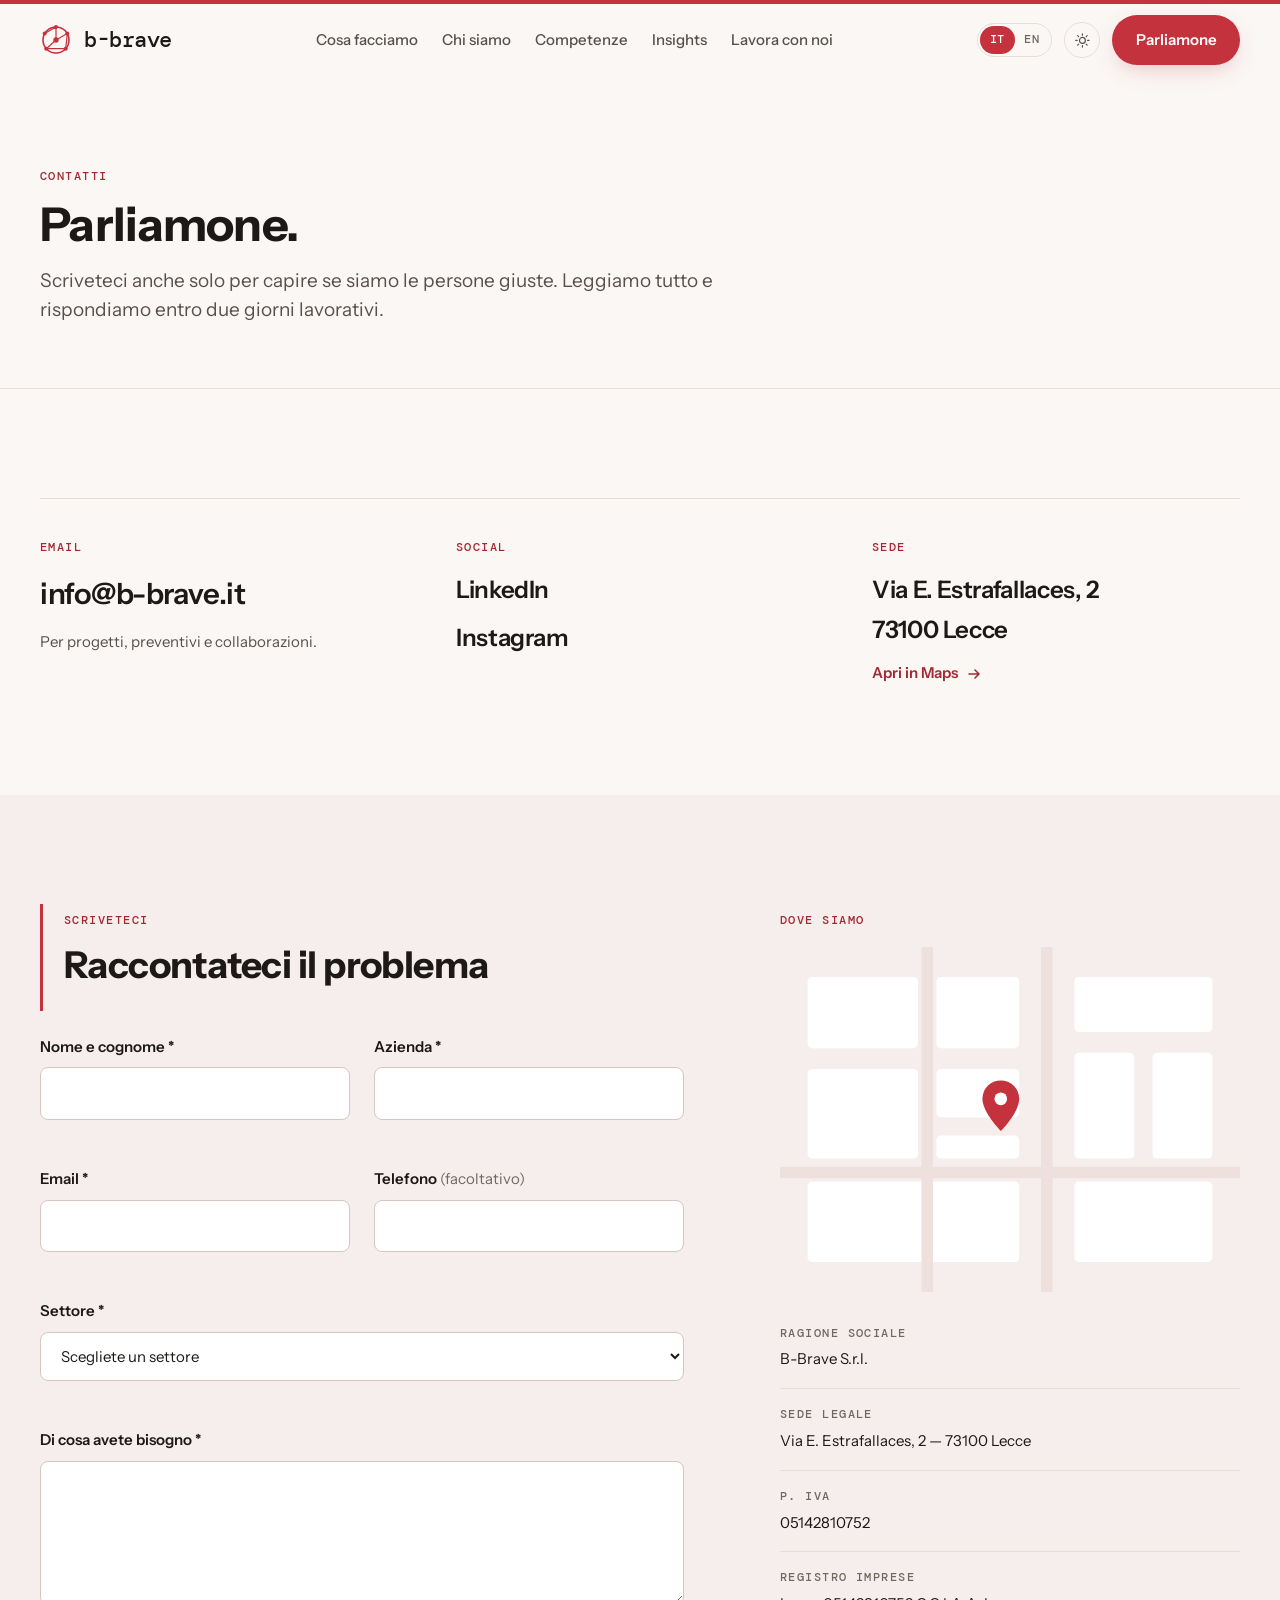
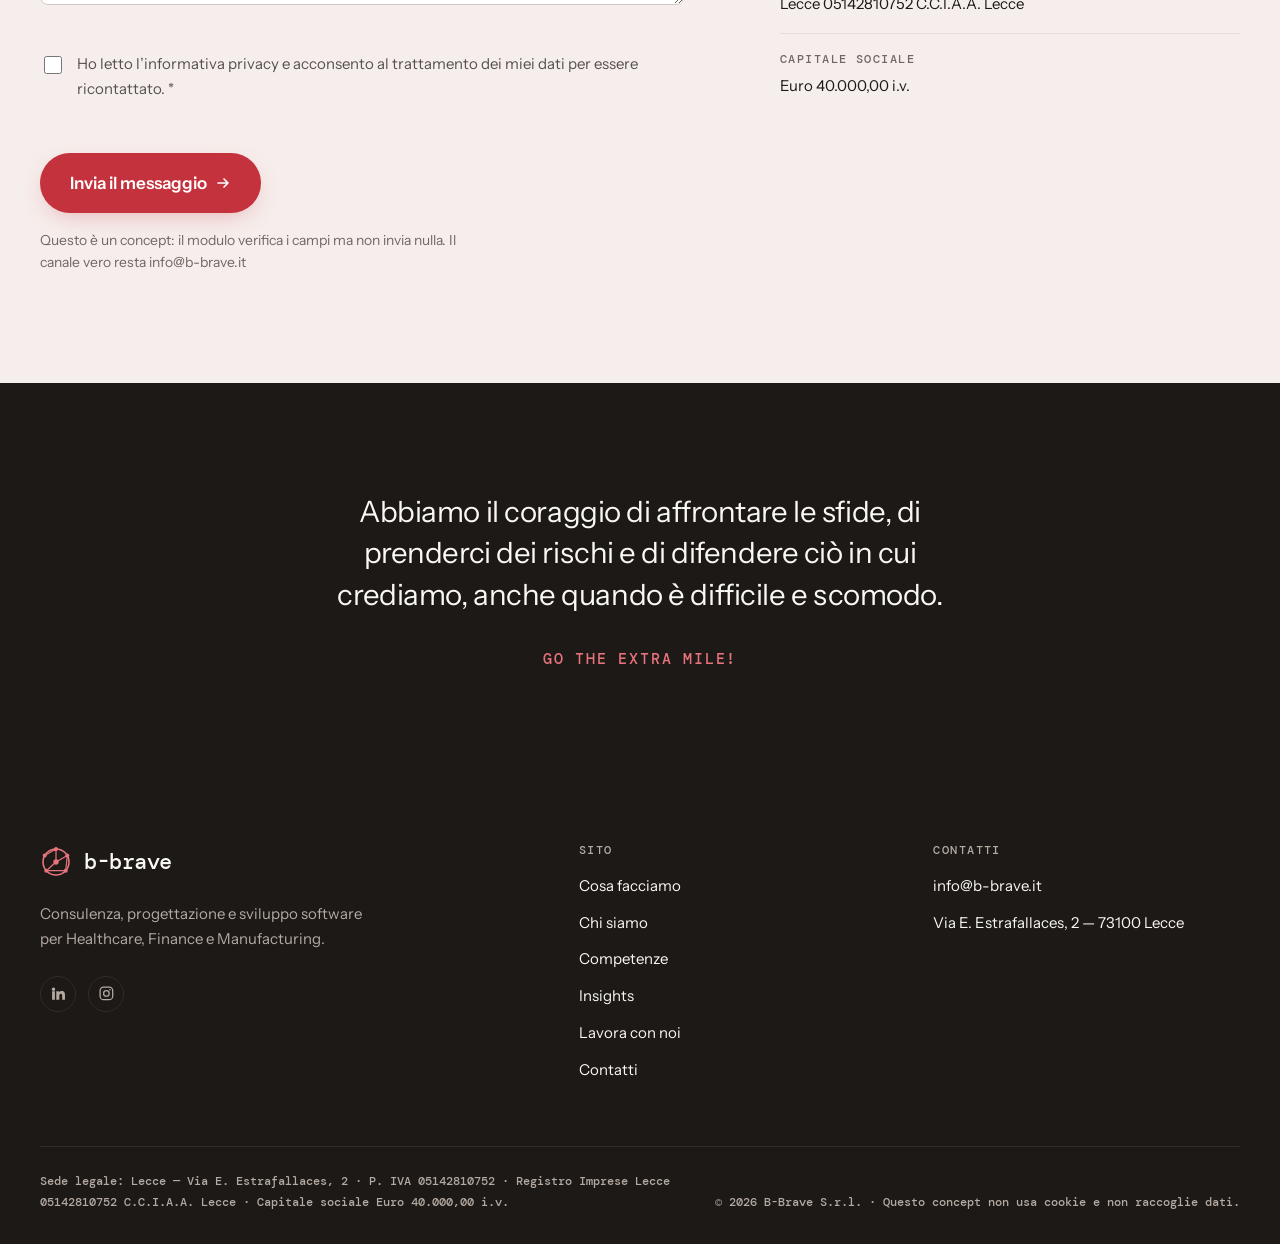
<file: contacts.html>
<!DOCTYPE html>
<html lang="it">
<head>
<meta charset="utf-8">
<meta name="viewport" content="width=device-width, initial-scale=1">
<meta name="robots" content="noindex, nofollow">
<title data-i18n="meta.contacts.title">Contatti — B-Brave</title>
<meta name="description" data-i18n-attr="content:meta.contacts.desc" content="Scriveteci o venite a trovarci a Lecce. Rispondiamo entro due giorni lavorativi a ogni richiesta di progetto, consulenza o collaborazione.">
<meta property="og:type" content="website">
<meta property="og:title" data-i18n-attr="content:meta.contacts.title" content="Contatti — B-Brave">
<meta property="og:description" data-i18n-attr="content:meta.contacts.desc" content="Scriveteci o venite a trovarci a Lecce. Rispondiamo entro due giorni lavorativi a ogni richiesta di progetto, consulenza o collaborazione.">
<meta property="og:image" content="./assets/img/og-cover.png">
<meta name="twitter:card" content="summary_large_image">
<link rel="icon" href="./assets/img/favicon.svg" type="image/svg+xml">
<link rel="stylesheet" href="./assets/css/style.css">
<script>
  /* applico tema e lingua salvati prima che la pagina si disegni, così non
     si vede il cambio. La classe js serve al CSS per sapere che lo scripting
     c'è: senza, non nasconde niente in attesa dell'animazione. */
  document.documentElement.classList.add('js');
  try {
    var t = localStorage.getItem('bb-theme');
    if (t) document.documentElement.dataset.theme = t;
    var l = localStorage.getItem('bb-lang');
    if (l && l !== 'it') document.documentElement.lang = l;
  } catch (e) {}
</script>
</head>

<body data-page="contacts">

<a class="skip-link" href="#main" data-i18n="a11y.skip">Vai al contenuto</a>

<header class="header" id="site-header">
  <div class="container header__inner">
    <a class="logo" href="./index.html">
      <svg class="logo__mark" viewBox="0 0 32 32" aria-hidden="true">
        <g fill="none" stroke="currentColor" stroke-linecap="round">
          <circle cx="16" cy="16" r="13" stroke-width="1.6"/>
          <path d="M16 16 16 3M16 16 27.3 9.5M16 16 6.3 24.7M16 3 4.7 9.5M27.3 9.5 25.7 24.7M25.7 24.7 6.3 24.7" stroke-width="1.2"/>
        </g>
        <g fill="currentColor">
          <circle cx="16" cy="3" r="2"/><circle cx="27.3" cy="9.5" r="2"/>
          <circle cx="25.7" cy="24.7" r="2"/><circle cx="6.3" cy="24.7" r="2"/>
          <circle cx="4.7" cy="9.5" r="2"/><circle cx="16" cy="16" r="2.7"/>
        </g>
      </svg>
      <span class="logo__word">b-brave</span>
    </a>

    <nav class="header__nav" id="site-nav" data-i18n-attr="aria-label:a11y.nav.main" aria-label="Navigazione principale">
      <ul class="nav-list">
        <li><a href="./we-do.html" data-i18n="common.nav.wedo">Cosa facciamo</a></li>
        <li><a href="./we-are.html" data-i18n="common.nav.weare">Chi siamo</a></li>
        <li><a href="./expertise.html" data-i18n="common.nav.expertise">Competenze</a></li>
        <li><a href="./insights.html" data-i18n="common.nav.insights">Insights</a></li>
        <li><a href="./careers.html" data-i18n="common.nav.careers">Lavora con noi</a></li>
        <li class="nav-list__cta"><a class="btn btn--primary" href="./contacts.html" data-i18n="common.cta.talk">Parliamone</a></li>
      </ul>
    </nav>

    <div class="header__tools">
      <div class="lang" role="group" data-i18n-attr="aria-label:a11y.lang.group" aria-label="Lingua del sito">
        <button type="button" data-lang="it" aria-pressed="true">IT</button>
        <button type="button" data-lang="en" aria-pressed="false">EN</button>
      </div>

      <button class="theme-toggle" type="button" id="theme-toggle" data-i18n-attr="aria-label:a11y.theme" aria-label="Cambia tema chiaro o scuro">
        <svg class="icon-sun" viewBox="0 0 24 24" fill="none" stroke="currentColor" stroke-width="1.7" stroke-linecap="round" aria-hidden="true">
          <circle cx="12" cy="12" r="4.2"/>
          <path d="M12 2.5v2M12 19.5v2M2.5 12h2M19.5 12h2M5.2 5.2l1.4 1.4M17.4 17.4l1.4 1.4M18.8 5.2l-1.4 1.4M6.6 17.4l-1.4 1.4"/>
        </svg>
        <svg class="icon-moon" viewBox="0 0 24 24" fill="none" stroke="currentColor" stroke-width="1.7" stroke-linecap="round" stroke-linejoin="round" aria-hidden="true">
          <path d="M20 14.5A8.5 8.5 0 0 1 9.5 4a8.5 8.5 0 1 0 10.5 10.5Z"/>
        </svg>
      </button>

      <a class="btn btn--primary header__cta" href="./contacts.html" data-i18n="common.cta.talk">Parliamone</a>

    </div>
  </div>
</header>

<main id="main">
  <!-- testata ------------------------------------------------------------------- -->
  <section class="page-hero">
    <div class="container">
      <div class="page-hero__inner">
        <p class="label" data-i18n="contacts.hero.eyebrow">Contatti</p>
        <h1 data-i18n="contacts.hero.title">Parliamone.</h1>
        <p class="lead" data-i18n="contacts.hero.lead">Scriveteci anche solo per capire se siamo le persone giuste. Leggiamo tutto e rispondiamo entro due giorni lavorativi.</p>
      </div>
    </div>
  </section>

  <!-- canali diretti ------------------------------------------------------------ -->
  <section class="band">
    <div class="container">
      <div class="channels">
        <div class="channel">
          <p class="label" data-i18n="contacts.channel.email">Email</p>
          <a class="channel__value" href="mailto:info@b-brave.it">info@b-brave.it</a>
          <p class="channel__note" data-i18n="contacts.channel.emailNote">Per progetti, preventivi e collaborazioni.</p>
        </div>
        <!-- telefono: inserire il numero reale del centralino quando disponibile -->
        <div class="channel">
          <p class="label" data-i18n="contacts.channel.social">Social</p>
          <a class="channel__value channel__value--sm" href="https://www.linkedin.com/company/b-brave-software/" target="_blank" rel="noopener">LinkedIn</a>
          <a class="channel__value channel__value--sm" href="https://www.instagram.com/bbravesrl/" target="_blank" rel="noopener">Instagram</a>
        </div>
        <div class="channel">
          <p class="label" data-i18n="contacts.channel.office">Sede</p>
          <p class="channel__value channel__value--sm">Via E. Estrafallaces, 2<br>73100 Lecce</p>
          <a class="link-arrow" href="https://www.google.com/maps/search/?api=1&amp;query=Via+E.+Estrafallaces+2+Lecce" target="_blank" rel="noopener">
            <span data-i18n="contacts.channel.maps">Apri in Maps</span>
            <svg viewBox="0 0 16 16" fill="none" aria-hidden="true"><path d="M3 8h10M9 4l4 4-4 4" stroke="currentColor" stroke-width="1.6" stroke-linecap="round" stroke-linejoin="round"/></svg>
          </a>
        </div>
      </div>
    </div>
  </section>

  <!-- modulo -------------------------------------------------------------------- -->
  <section class="band band--soft">
    <div class="container contact-grid">
      <div>
        <div class="section-head">
          <p class="label" data-i18n="contacts.form.label">Scriveteci</p>
          <h2 data-i18n="contacts.form.title">Raccontateci il problema</h2>
        </div>

        <form class="form" id="contact-form" data-validate data-success="contact-success" novalidate>
          <div class="form__summary" id="contact-summary" role="alert" hidden>
            <p data-i18n="form.summary.title">Prima di inviare, sistemate questi campi:</p>
            <ul></ul>
          </div>

          <div class="form__row form__row--2">
            <div class="field">
              <label for="c-name" data-i18n="form.label.name">Nome e cognome *</label>
              <input type="text" id="c-name" name="name" required autocomplete="name">
              <p class="field__error" id="c-name-error"></p>
            </div>
            <div class="field">
              <label for="c-company" data-i18n="form.label.company">Azienda *</label>
              <input type="text" id="c-company" name="company" required autocomplete="organization">
              <p class="field__error" id="c-company-error"></p>
            </div>
          </div>

          <div class="form__row form__row--2">
            <div class="field">
              <label for="c-email" data-i18n="form.label.email">Email *</label>
              <input type="email" id="c-email" name="email" required autocomplete="email">
              <p class="field__error" id="c-email-error"></p>
            </div>
            <div class="field">
              <label for="c-phone"><span data-i18n="form.label.phone">Telefono</span> <span class="optional" data-i18n="form.label.optional">(facoltativo)</span></label>
              <input type="tel" id="c-phone" name="phone" autocomplete="tel">
              <p class="field__error" id="c-phone-error"></p>
            </div>
          </div>

          <div class="field">
            <label for="c-sector" data-i18n="form.label.sector">Settore *</label>
            <select id="c-sector" name="sector" required>
              <option value="" data-i18n="form.option.choose">Scegliete un settore</option>
              <option value="healthcare" data-i18n="common.sector.health">Healthcare</option>
              <option value="finance" data-i18n="common.sector.finance">Finance</option>
              <option value="manufacturing" data-i18n="common.sector.manufacturing">Manufacturing</option>
              <option value="altro" data-i18n="form.option.other">Altro</option>
            </select>
            <p class="field__error" id="c-sector-error"></p>
          </div>

          <div class="field">
            <label for="c-message" data-i18n="form.label.message">Di cosa avete bisogno *</label>
            <textarea id="c-message" name="message" required></textarea>
            <p class="field__error" id="c-message-error"></p>
          </div>

          <div class="field field--check">
            <input type="checkbox" id="c-privacy" name="privacy" data-label-key="form.short.privacy" required>
            <label for="c-privacy" data-i18n="form.label.privacy">Ho letto l’informativa privacy e acconsento al trattamento dei miei dati per essere ricontattato. *</label>
            <p class="field__error" id="c-privacy-error"></p>
          </div>

          <div>
            <button class="btn btn--primary btn--lg" type="submit">
              <span data-i18n="form.submit.contact">Invia il messaggio</span>
              <svg class="btn__arrow" width="16" height="16" viewBox="0 0 16 16" fill="none" aria-hidden="true"><path d="M3 8h10M9 4l4 4-4 4" stroke="currentColor" stroke-width="1.6" stroke-linecap="round" stroke-linejoin="round"/></svg>
            </button>
            <p class="form__note" data-i18n="form.note.demo">Questo è un concept: il modulo verifica i campi ma non invia nulla. Il canale vero resta info@b-brave.it</p>
          </div>
        </form>

        <div class="form__success" id="contact-success" tabindex="-1" role="status" hidden>
          <svg viewBox="0 0 24 24" fill="none" stroke="currentColor" stroke-width="1.8" stroke-linecap="round" stroke-linejoin="round" aria-hidden="true">
            <circle cx="12" cy="12" r="9"/><path d="M8 12.4l2.6 2.6L16 9.6"/>
          </svg>
          <h3 data-i18n="contacts.success.title">Messaggio pronto</h3>
          <p data-i18n="contacts.success.body">In un sito in produzione a questo punto il messaggio sarebbe partito. Qui, per ora, scriveteci direttamente:</p>
          <p><a class="link-arrow" href="mailto:info@b-brave.it">info@b-brave.it</a></p>
        </div>
      </div>

      <aside class="contact-map">
        <p class="label" data-i18n="contacts.map.label">Dove siamo</p>
        <svg viewBox="0 0 400 300" class="map" role="img" data-i18n-attr="aria-label:contacts.map.alt">
          <rect class="map__bg" x="0" y="0" width="400" height="300" rx="14"/>
          <g class="map__blocks">
            <rect x="24" y="26" width="96" height="62" rx="4"/>
            <rect x="136" y="26" width="72" height="62" rx="4"/>
            <rect x="24" y="106" width="96" height="78" rx="4"/>
            <rect x="136" y="106" width="72" height="42" rx="4"/>
            <rect x="136" y="164" width="72" height="20" rx="4"/>
            <rect x="256" y="26" width="120" height="48" rx="4"/>
            <rect x="256" y="92" width="52" height="92" rx="4"/>
            <rect x="324" y="92" width="52" height="92" rx="4"/>
            <rect x="24" y="204" width="184" height="70" rx="4"/>
            <rect x="256" y="204" width="120" height="70" rx="4"/>
          </g>
          <g class="map__roads">
            <path d="M232 0V300M0 196H400M128 0V300"/>
          </g>
          <g class="map__pin">
            <path d="M208 132a16 16 0 1 0-32 0c0 12 16 28 16 28s16-16 16-28z"/>
            <circle cx="192" cy="132" r="5.5" class="map__pin-dot"/>
          </g>
        </svg>
        <dl class="company-data">
          <div><dt data-i18n="contacts.data.company">Ragione sociale</dt><dd>B-Brave S.r.l.</dd></div>
          <div><dt data-i18n="contacts.data.office">Sede legale</dt><dd>Via E. Estrafallaces, 2 — 73100 Lecce</dd></div>
          <div><dt data-i18n="contacts.data.vat">P.&nbsp;IVA</dt><dd>05142810752</dd></div>
          <div><dt data-i18n="contacts.data.rea">Registro Imprese</dt><dd>Lecce 05142810752 C.C.I.A.A. Lecce</dd></div>
          <div><dt data-i18n="contacts.data.capital">Capitale sociale</dt><dd>Euro 40.000,00 i.v.</dd></div>
        </dl>
      </aside>
    </div>
  </section>

  <!-- manifesto ----------------------------------------------------------------- -->
  <section class="band band--ink manifesto">
    <div class="container container--narrow">
      <blockquote>
        <p data-i18n="common.manifesto.quote">Abbiamo il coraggio di affrontare le sfide, di prenderci dei rischi e di difendere ciò in cui crediamo, anche quando è difficile e scomodo.</p>
      </blockquote>
      <p class="manifesto__claim">Go The Extra Mile!</p>
    </div>
  </section>
</main>

<footer class="footer band--ink">
  <div class="container">
    <div class="footer__grid">
      <div>
        <a class="logo" href="./index.html">
          <svg class="logo__mark" viewBox="0 0 32 32" aria-hidden="true">
            <g fill="none" stroke="currentColor" stroke-linecap="round">
              <circle cx="16" cy="16" r="13" stroke-width="1.6"/>
              <path d="M16 16 16 3M16 16 27.3 9.5M16 16 6.3 24.7M16 3 4.7 9.5M27.3 9.5 25.7 24.7M25.7 24.7 6.3 24.7" stroke-width="1.2"/>
            </g>
            <g fill="currentColor">
              <circle cx="16" cy="3" r="2"/><circle cx="27.3" cy="9.5" r="2"/>
              <circle cx="25.7" cy="24.7" r="2"/><circle cx="6.3" cy="24.7" r="2"/>
              <circle cx="4.7" cy="9.5" r="2"/><circle cx="16" cy="16" r="2.7"/>
            </g>
          </svg>
          <span class="logo__word">b-brave</span>
        </a>
        <p class="footer__tagline" data-i18n="common.footer.tagline">Consulenza, progettazione e sviluppo software per Healthcare, Finance e Manufacturing.</p>
        <div class="footer__social">
          <a href="https://www.linkedin.com/company/b-brave-software/" target="_blank" rel="noopener" aria-label="LinkedIn">
            <svg viewBox="0 0 24 24" fill="currentColor" aria-hidden="true"><path d="M4.98 3.5A2.5 2.5 0 1 1 5 8.5a2.5 2.5 0 0 1-.02-5M3 9h4v12H3zM9 9h3.8v1.7h.05c.53-.95 1.83-1.95 3.77-1.95 4.03 0 4.78 2.5 4.78 5.76V21h-4v-5.6c0-1.34-.03-3.07-1.9-3.07-1.9 0-2.2 1.46-2.2 2.97V21H9z"/></svg>
          </a>
          <a href="https://www.instagram.com/bbravesrl/" target="_blank" rel="noopener" aria-label="Instagram">
            <svg viewBox="0 0 24 24" fill="none" stroke="currentColor" stroke-width="1.8" aria-hidden="true"><rect x="3" y="3" width="18" height="18" rx="5"/><circle cx="12" cy="12" r="4"/><circle cx="17.2" cy="6.8" r="1.1" fill="currentColor" stroke="none"/></svg>
          </a>
        </div>
      </div>

      <nav data-i18n-attr="aria-label:a11y.nav.footer" aria-label="Mappa del sito">
        <h2 data-i18n="common.footer.sitemap">Sito</h2>
        <div class="footer__links">
          <a href="./we-do.html" data-i18n="common.nav.wedo">Cosa facciamo</a>
          <a href="./we-are.html" data-i18n="common.nav.weare">Chi siamo</a>
          <a href="./expertise.html" data-i18n="common.nav.expertise">Competenze</a>
          <a href="./insights.html" data-i18n="common.nav.insights">Insights</a>
          <a href="./careers.html" data-i18n="common.nav.careers">Lavora con noi</a>
          <a href="./contacts.html" data-i18n="common.nav.contacts">Contatti</a>
        </div>
      </nav>

      <div>
        <h2 data-i18n="common.footer.contact">Contatti</h2>
        <div class="footer__links">
          <a href="mailto:info@b-brave.it">info@b-brave.it</a>
          <span data-i18n="common.footer.address">Via E. Estrafallaces, 2 — 73100 Lecce</span>
        </div>
      </div>
    </div>

    <div class="footer__legal">
      <p data-i18n="common.footer.legal">Sede legale: Lecce — Via E. Estrafallaces, 2 · P. IVA 05142810752 · Registro Imprese Lecce 05142810752 C.C.I.A.A. Lecce · Capitale sociale Euro 40.000,00 i.v.</p>
      <p>© <span id="year">2026</span> B-Brave S.r.l. · <span data-i18n="common.footer.nocookies">Questo concept non usa cookie e non raccoglie dati.</span></p>
    </div>
  </div>
</footer>

<script defer src="./assets/js/translations.js"></script>
<script defer src="./assets/js/script.js"></script>
</body>
</html>
</file>
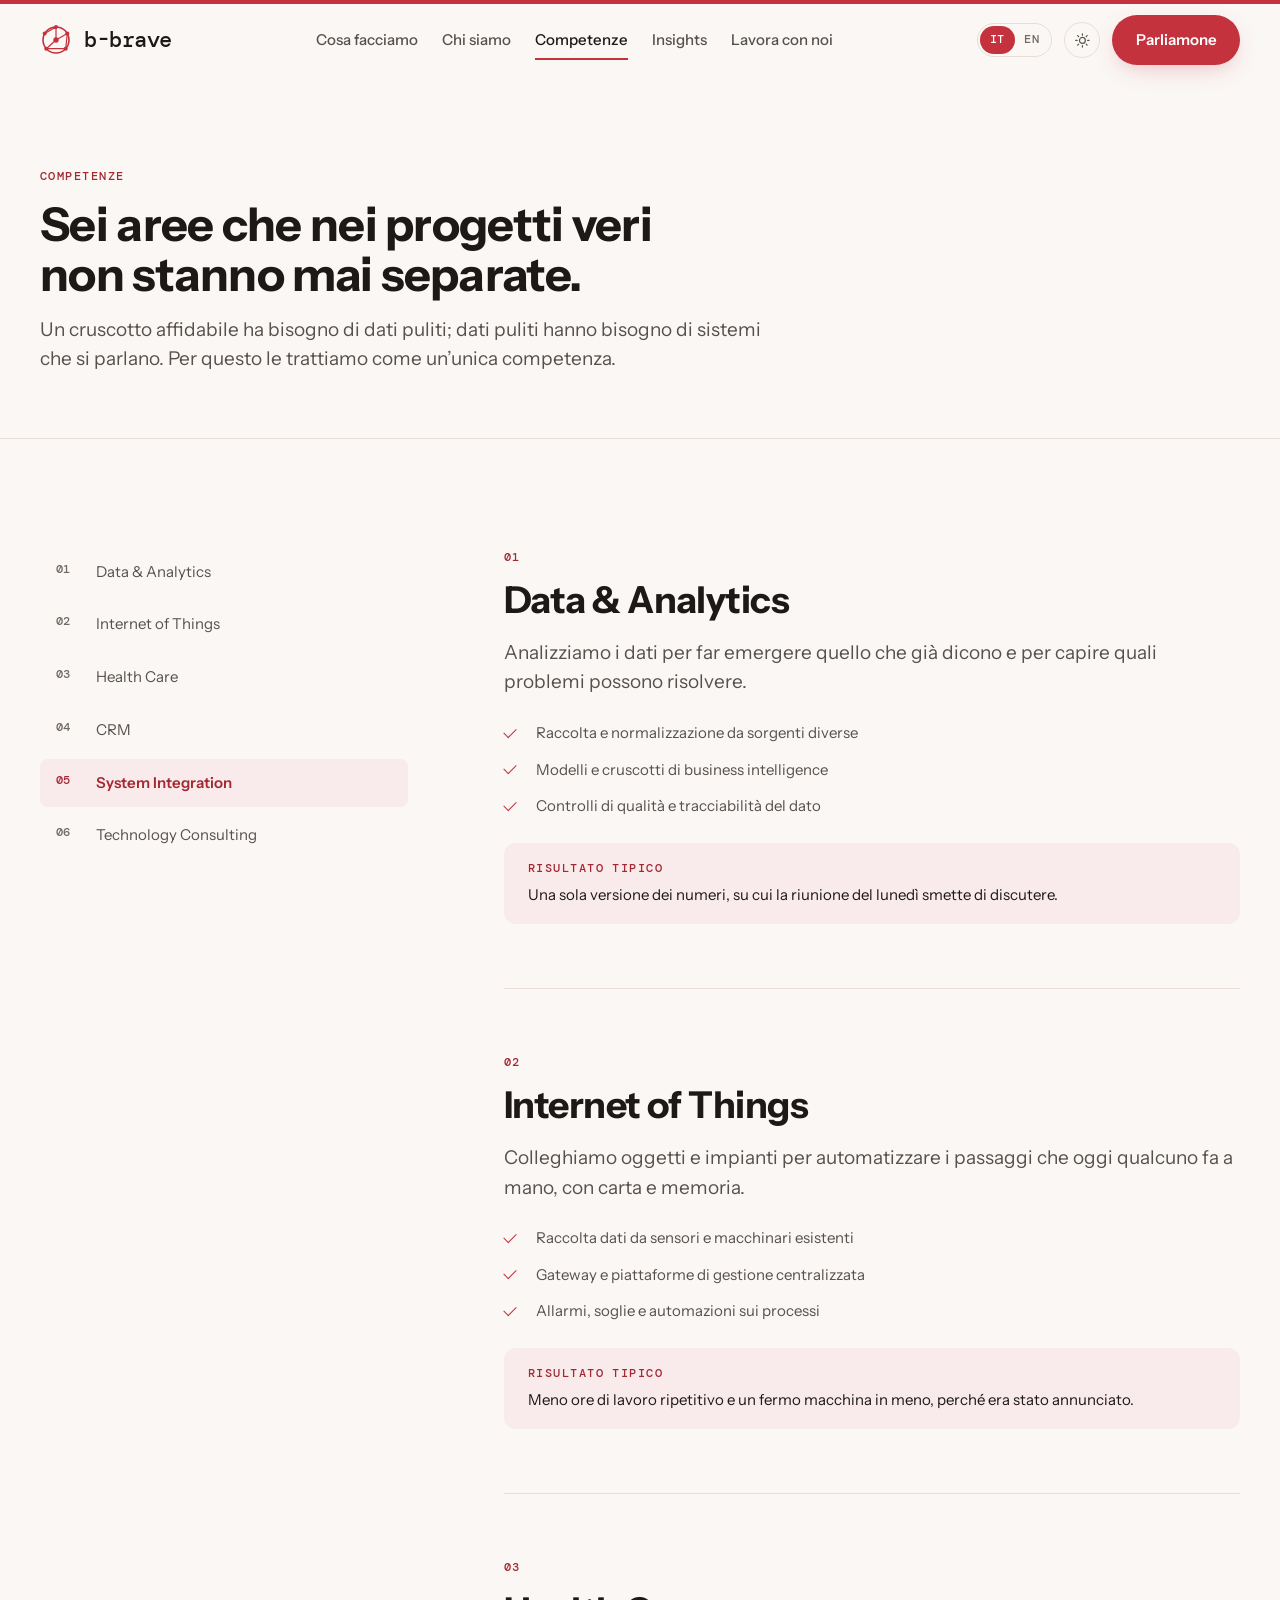
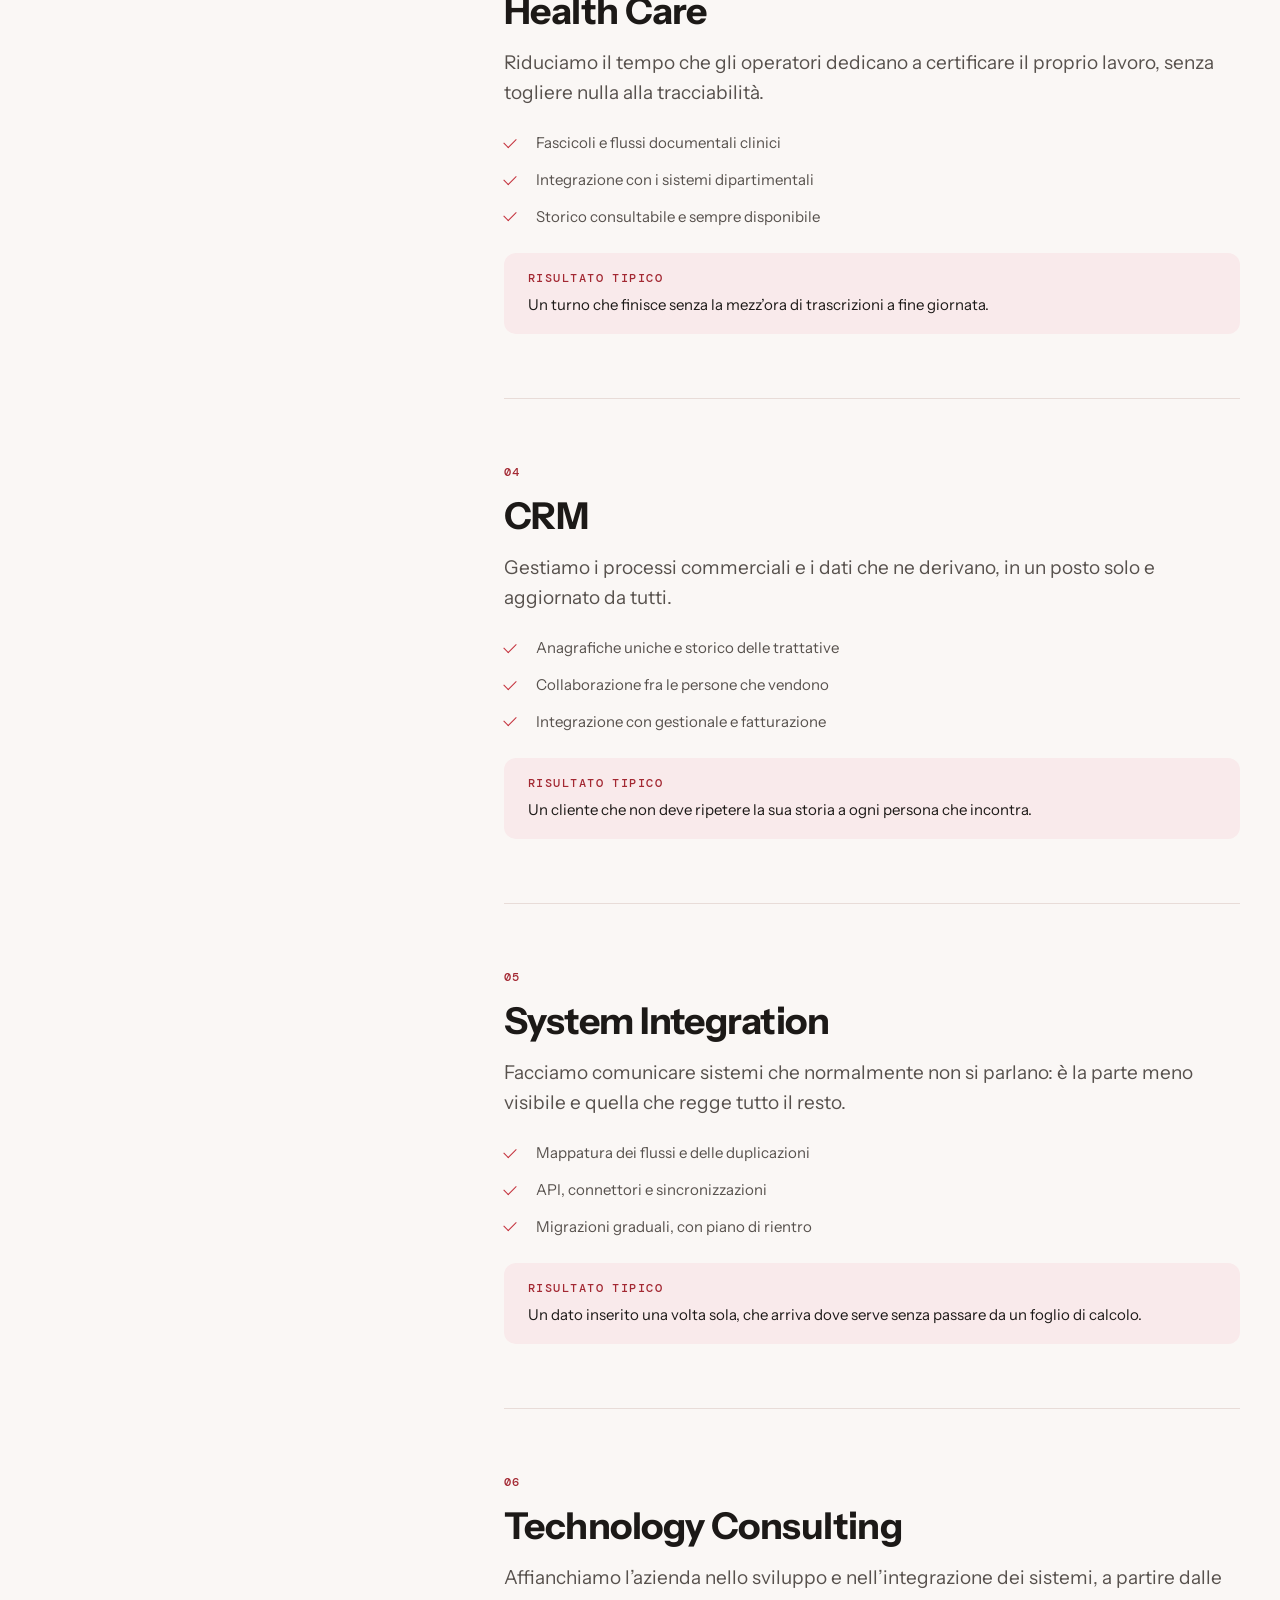
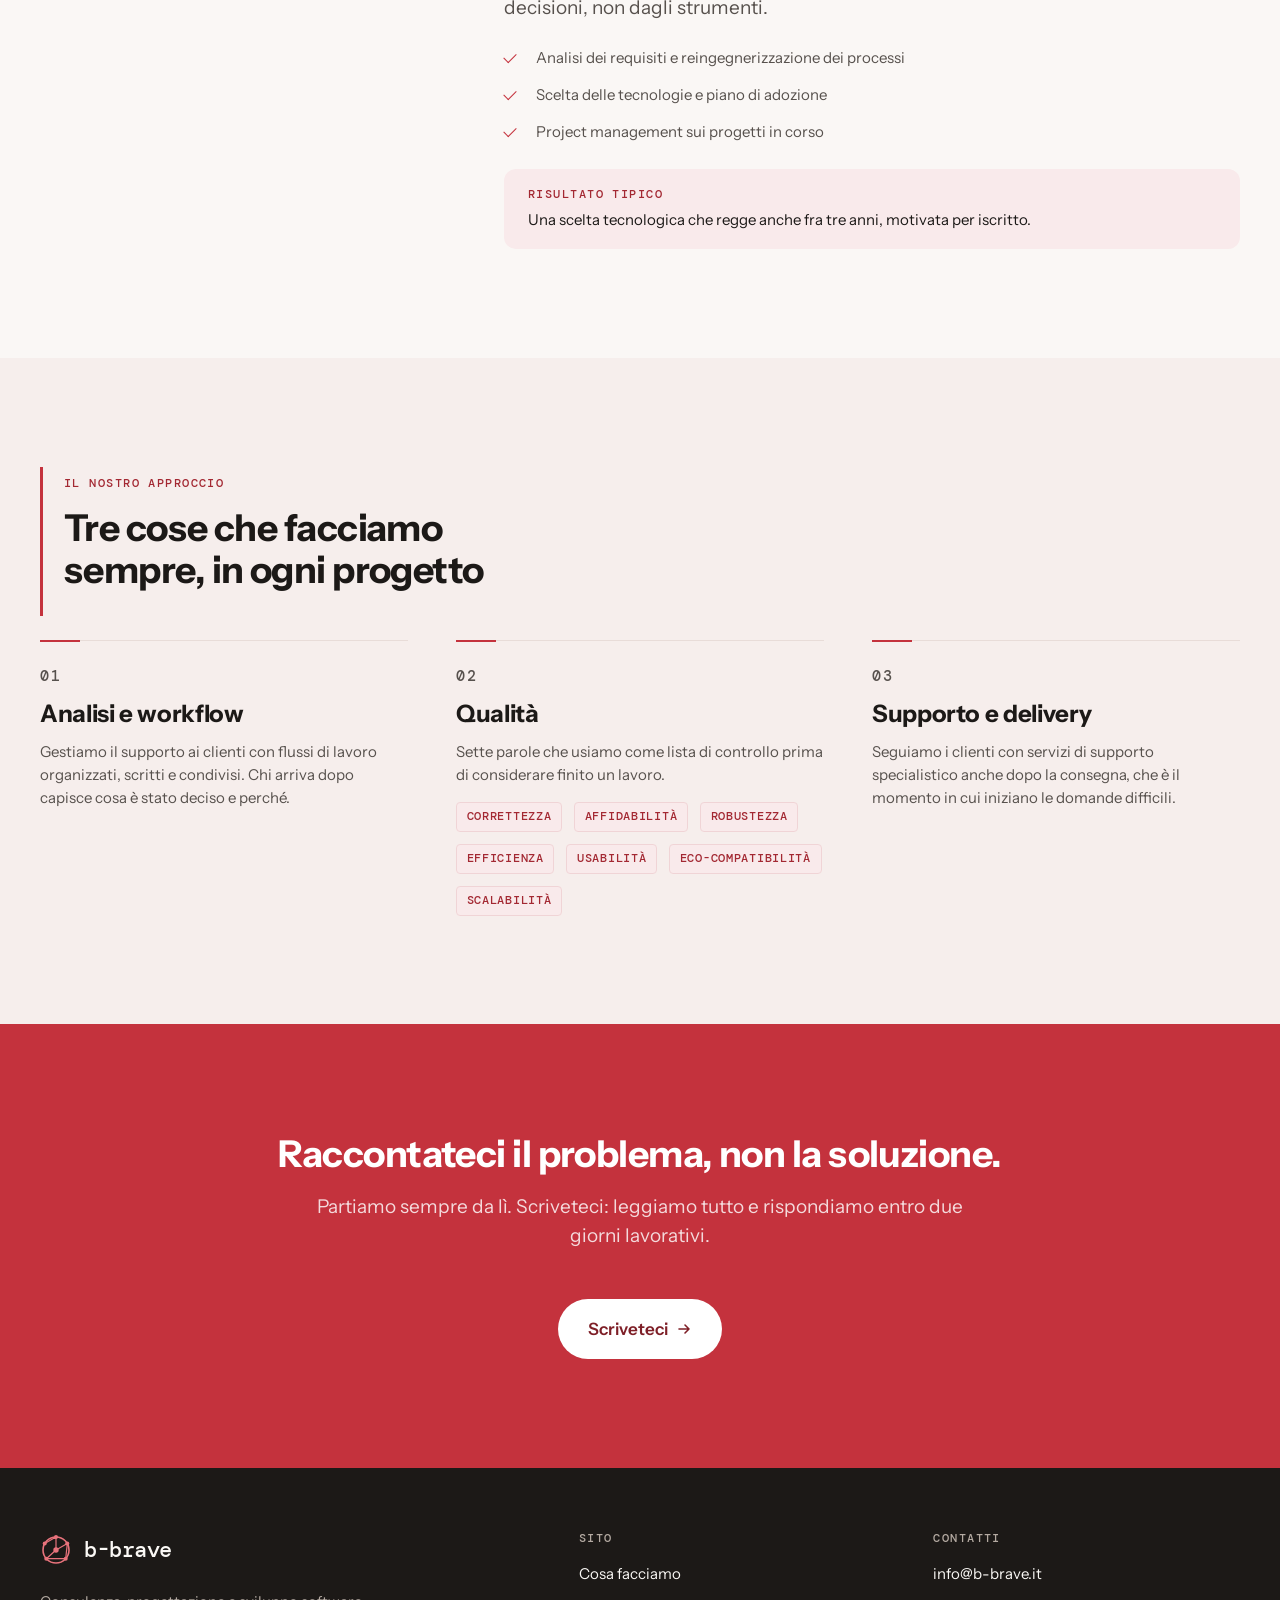
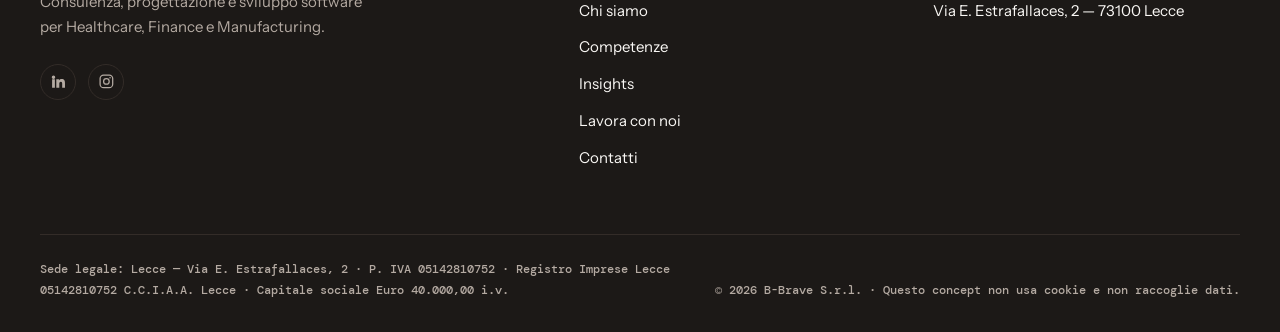
<file: expertise.html>
<!DOCTYPE html>
<html lang="it">
<head>
<meta charset="utf-8">
<meta name="viewport" content="width=device-width, initial-scale=1">
<meta name="robots" content="noindex, nofollow">
<title data-i18n="meta.expertise.title">Competenze — B-Brave</title>
<meta name="description" data-i18n-attr="content:meta.expertise.desc" content="Data & Analytics, IoT, Health Care, CRM, System Integration e Technology Consulting: le sei aree in cui lavoriamo e il metodo che seguiamo.">
<meta property="og:type" content="website">
<meta property="og:title" data-i18n-attr="content:meta.expertise.title" content="Competenze — B-Brave">
<meta property="og:description" data-i18n-attr="content:meta.expertise.desc" content="Data & Analytics, IoT, Health Care, CRM, System Integration e Technology Consulting: le sei aree in cui lavoriamo e il metodo che seguiamo.">
<meta property="og:image" content="./assets/img/og-cover.png">
<meta name="twitter:card" content="summary_large_image">
<link rel="icon" href="./assets/img/favicon.svg" type="image/svg+xml">
<link rel="stylesheet" href="./assets/css/style.css">
<script>
  /* applico tema e lingua salvati prima che la pagina si disegni, così non
     si vede il cambio. La classe js serve al CSS per sapere che lo scripting
     c'è: senza, non nasconde niente in attesa dell'animazione. */
  document.documentElement.classList.add('js');
  try {
    var t = localStorage.getItem('bb-theme');
    if (t) document.documentElement.dataset.theme = t;
    var l = localStorage.getItem('bb-lang');
    if (l && l !== 'it') document.documentElement.lang = l;
  } catch (e) {}
</script>
</head>

<body data-page="expertise">

<a class="skip-link" href="#main" data-i18n="a11y.skip">Vai al contenuto</a>

<header class="header" id="site-header">
  <div class="container header__inner">
    <a class="logo" href="./index.html">
      <svg class="logo__mark" viewBox="0 0 32 32" aria-hidden="true">
        <g fill="none" stroke="currentColor" stroke-linecap="round">
          <circle cx="16" cy="16" r="13" stroke-width="1.6"/>
          <path d="M16 16 16 3M16 16 27.3 9.5M16 16 6.3 24.7M16 3 4.7 9.5M27.3 9.5 25.7 24.7M25.7 24.7 6.3 24.7" stroke-width="1.2"/>
        </g>
        <g fill="currentColor">
          <circle cx="16" cy="3" r="2"/><circle cx="27.3" cy="9.5" r="2"/>
          <circle cx="25.7" cy="24.7" r="2"/><circle cx="6.3" cy="24.7" r="2"/>
          <circle cx="4.7" cy="9.5" r="2"/><circle cx="16" cy="16" r="2.7"/>
        </g>
      </svg>
      <span class="logo__word">b-brave</span>
    </a>

    <nav class="header__nav" id="site-nav" data-i18n-attr="aria-label:a11y.nav.main" aria-label="Navigazione principale">
      <ul class="nav-list">
        <li><a href="./we-do.html" data-i18n="common.nav.wedo">Cosa facciamo</a></li>
        <li><a href="./we-are.html" data-i18n="common.nav.weare">Chi siamo</a></li>
        <li><a href="./expertise.html" data-i18n="common.nav.expertise" aria-current="page">Competenze</a></li>
        <li><a href="./insights.html" data-i18n="common.nav.insights">Insights</a></li>
        <li><a href="./careers.html" data-i18n="common.nav.careers">Lavora con noi</a></li>
        <li class="nav-list__cta"><a class="btn btn--primary" href="./contacts.html" data-i18n="common.cta.talk">Parliamone</a></li>
      </ul>
    </nav>

    <div class="header__tools">
      <div class="lang" role="group" data-i18n-attr="aria-label:a11y.lang.group" aria-label="Lingua del sito">
        <button type="button" data-lang="it" aria-pressed="true">IT</button>
        <button type="button" data-lang="en" aria-pressed="false">EN</button>
      </div>

      <button class="theme-toggle" type="button" id="theme-toggle" data-i18n-attr="aria-label:a11y.theme" aria-label="Cambia tema chiaro o scuro">
        <svg class="icon-sun" viewBox="0 0 24 24" fill="none" stroke="currentColor" stroke-width="1.7" stroke-linecap="round" aria-hidden="true">
          <circle cx="12" cy="12" r="4.2"/>
          <path d="M12 2.5v2M12 19.5v2M2.5 12h2M19.5 12h2M5.2 5.2l1.4 1.4M17.4 17.4l1.4 1.4M18.8 5.2l-1.4 1.4M6.6 17.4l-1.4 1.4"/>
        </svg>
        <svg class="icon-moon" viewBox="0 0 24 24" fill="none" stroke="currentColor" stroke-width="1.7" stroke-linecap="round" stroke-linejoin="round" aria-hidden="true">
          <path d="M20 14.5A8.5 8.5 0 0 1 9.5 4a8.5 8.5 0 1 0 10.5 10.5Z"/>
        </svg>
      </button>

      <a class="btn btn--primary header__cta" href="./contacts.html" data-i18n="common.cta.talk">Parliamone</a>

    </div>
  </div>
</header>

<main id="main">
  <!-- testata ------------------------------------------------------------------- -->
  <section class="page-hero">
    <div class="container">
      <div class="page-hero__inner">
        <p class="label" data-i18n="expertise.hero.eyebrow">Competenze</p>
        <h1 data-i18n="expertise.hero.title">Sei aree che nei progetti veri non stanno mai separate.</h1>
        <p class="lead" data-i18n="expertise.hero.lead">Un cruscotto affidabile ha bisogno di dati puliti; dati puliti hanno bisogno di sistemi che si parlano. Per questo le trattiamo come un’unica competenza.</p>
      </div>
    </div>
  </section>

  <!-- aree di competenza -->
  <section class="band">
    <div class="container areas">
      <nav class="areas__nav" data-scrollspy data-i18n-attr="aria-label:a11y.nav.section">
        <ol>
          <li><a href="#data-analytics"><span>01</span> <span data-i18n="common.area.data">Data &amp; Analytics</span></a></li>
          <li><a href="#iot"><span>02</span> <span data-i18n="common.area.iot">Internet of Things</span></a></li>
          <li><a href="#health-care"><span>03</span> <span data-i18n="common.area.health">Health Care</span></a></li>
          <li><a href="#crm"><span>04</span> <span data-i18n="common.area.crm">CRM</span></a></li>
          <li><a href="#system-integration"><span>05</span> <span data-i18n="common.area.integration">System Integration</span></a></li>
          <li><a href="#technology-consulting"><span>06</span> <span data-i18n="common.area.consulting">Technology Consulting</span></a></li>
        </ol>
      </nav>

      <div class="areas__list">

        <article class="area" id="data-analytics">
          <p class="card__num">01</p>
          <h2 data-i18n="common.area.data">Data &amp; Analytics</h2>
          <p class="lead" data-i18n="expertise.data.lead">Analizziamo i dati per far emergere quello che già dicono e per capire quali problemi possono risolvere.</p>
          <ul class="tick-list">
            <li data-i18n="expertise.data.p1">Raccolta e normalizzazione da sorgenti diverse</li>
            <li data-i18n="expertise.data.p2">Modelli e cruscotti di business intelligence</li>
            <li data-i18n="expertise.data.p3">Controlli di qualità e tracciabilità del dato</li>
          </ul>
          <p class="outcome"><span class="label" data-i18n="expertise.outcome">Risultato tipico</span> <span data-i18n="expertise.data.outcome">Una sola versione dei numeri, su cui la riunione del lunedì smette di discutere.</span></p>
        </article>

        <article class="area" id="iot">
          <p class="card__num">02</p>
          <h2 data-i18n="common.area.iot">Internet of Things</h2>
          <p class="lead" data-i18n="expertise.iot.lead">Colleghiamo oggetti e impianti per automatizzare i passaggi che oggi qualcuno fa a mano, con carta e memoria.</p>
          <ul class="tick-list">
            <li data-i18n="expertise.iot.p1">Raccolta dati da sensori e macchinari esistenti</li>
            <li data-i18n="expertise.iot.p2">Gateway e piattaforme di gestione centralizzata</li>
            <li data-i18n="expertise.iot.p3">Allarmi, soglie e automazioni sui processi</li>
          </ul>
          <p class="outcome"><span class="label" data-i18n="expertise.outcome">Risultato tipico</span> <span data-i18n="expertise.iot.outcome">Meno ore di lavoro ripetitivo e un fermo macchina in meno, perché era stato annunciato.</span></p>
        </article>

        <article class="area" id="health-care">
          <p class="card__num">03</p>
          <h2 data-i18n="common.area.health">Health Care</h2>
          <p class="lead" data-i18n="expertise.health.lead">Riduciamo il tempo che gli operatori dedicano a certificare il proprio lavoro, senza togliere nulla alla tracciabilità.</p>
          <ul class="tick-list">
            <li data-i18n="expertise.health.p1">Fascicoli e flussi documentali clinici</li>
            <li data-i18n="expertise.health.p2">Integrazione con i sistemi dipartimentali</li>
            <li data-i18n="expertise.health.p3">Storico consultabile e sempre disponibile</li>
          </ul>
          <p class="outcome"><span class="label" data-i18n="expertise.outcome">Risultato tipico</span> <span data-i18n="expertise.health.outcome">Un turno che finisce senza la mezz’ora di trascrizioni a fine giornata.</span></p>
        </article>

        <article class="area" id="crm">
          <p class="card__num">04</p>
          <h2 data-i18n="common.area.crm">CRM</h2>
          <p class="lead" data-i18n="expertise.crm.lead">Gestiamo i processi commerciali e i dati che ne derivano, in un posto solo e aggiornato da tutti.</p>
          <ul class="tick-list">
            <li data-i18n="expertise.crm.p1">Anagrafiche uniche e storico delle trattative</li>
            <li data-i18n="expertise.crm.p2">Collaborazione fra le persone che vendono</li>
            <li data-i18n="expertise.crm.p3">Integrazione con gestionale e fatturazione</li>
          </ul>
          <p class="outcome"><span class="label" data-i18n="expertise.outcome">Risultato tipico</span> <span data-i18n="expertise.crm.outcome">Un cliente che non deve ripetere la sua storia a ogni persona che incontra.</span></p>
        </article>

        <article class="area" id="system-integration">
          <p class="card__num">05</p>
          <h2 data-i18n="common.area.integration">System Integration</h2>
          <p class="lead" data-i18n="expertise.integration.lead">Facciamo comunicare sistemi che normalmente non si parlano: è la parte meno visibile e quella che regge tutto il resto.</p>
          <ul class="tick-list">
            <li data-i18n="expertise.integration.p1">Mappatura dei flussi e delle duplicazioni</li>
            <li data-i18n="expertise.integration.p2">API, connettori e sincronizzazioni</li>
            <li data-i18n="expertise.integration.p3">Migrazioni graduali, con piano di rientro</li>
          </ul>
          <p class="outcome"><span class="label" data-i18n="expertise.outcome">Risultato tipico</span> <span data-i18n="expertise.integration.outcome">Un dato inserito una volta sola, che arriva dove serve senza passare da un foglio di calcolo.</span></p>
        </article>

        <article class="area" id="technology-consulting">
          <p class="card__num">06</p>
          <h2 data-i18n="common.area.consulting">Technology Consulting</h2>
          <p class="lead" data-i18n="expertise.consulting.lead">Affianchiamo l’azienda nello sviluppo e nell’integrazione dei sistemi, a partire dalle decisioni, non dagli strumenti.</p>
          <ul class="tick-list">
            <li data-i18n="expertise.consulting.p1">Analisi dei requisiti e reingegnerizzazione dei processi</li>
            <li data-i18n="expertise.consulting.p2">Scelta delle tecnologie e piano di adozione</li>
            <li data-i18n="expertise.consulting.p3">Project management sui progetti in corso</li>
          </ul>
          <p class="outcome"><span class="label" data-i18n="expertise.outcome">Risultato tipico</span> <span data-i18n="expertise.consulting.outcome">Una scelta tecnologica che regge anche fra tre anni, motivata per iscritto.</span></p>
        </article>

      </div>
    </div>
  </section>

  <!-- il nostro approccio  -->
  <section class="band band--soft">
    <div class="container">
      <div class="section-head" data-reveal>
        <p class="label" data-i18n="expertise.approach.label">Il nostro approccio</p>
        <h2 data-i18n="expertise.approach.title">Tre cose che facciamo sempre, in ogni progetto</h2>
      </div>

      <ol class="steps steps--line" data-reveal>
        <li class="step">
          <p class="step__num">01</p>
          <h3 data-i18n="expertise.approach.a.title">Analisi e workflow</h3>
          <p data-i18n="expertise.approach.a.body">Gestiamo il supporto ai clienti con flussi di lavoro organizzati, scritti e condivisi. Chi arriva dopo capisce cosa è stato deciso e perché.</p>
        </li>
        <li class="step">
          <p class="step__num">02</p>
          <h3 data-i18n="expertise.approach.b.title">Qualità</h3>
          <p data-i18n="expertise.approach.b.body">Sette parole che usiamo come lista di controllo prima di considerare finito un lavoro.</p>
          <div class="chip-row chip-row--static">
            <span class="tag" data-i18n="expertise.quality.a">Correttezza</span>
            <span class="tag" data-i18n="expertise.quality.b">Affidabilità</span>
            <span class="tag" data-i18n="expertise.quality.c">Robustezza</span>
            <span class="tag" data-i18n="expertise.quality.d">Efficienza</span>
            <span class="tag" data-i18n="expertise.quality.e">Usabilità</span>
            <span class="tag" data-i18n="expertise.quality.f">Eco-compatibilità</span>
            <span class="tag" data-i18n="expertise.quality.g">Scalabilità</span>
          </div>
        </li>
        <li class="step">
          <p class="step__num">03</p>
          <h3 data-i18n="expertise.approach.c.title">Supporto e delivery</h3>
          <p data-i18n="expertise.approach.c.body">Seguiamo i clienti con servizi di supporto specialistico anche dopo la consegna, che è il momento in cui iniziano le domande difficili.</p>
        </li>
      </ol>
    </div>
  </section>

  <!-- chiusura -->
  <section class="band band--brand closing">
    <div class="container container--narrow">
      <h2 data-i18n="common.closing.title">Raccontateci il problema, non la soluzione.</h2>
      <p class="lead" data-i18n="common.closing.body">Partiamo sempre da lì. Scriveteci: leggiamo tutto e rispondiamo entro due giorni lavorativi.</p>
      <a class="btn btn--light btn--lg" href="./contacts.html">
        <span data-i18n="common.cta.write">Scriveteci</span>
        <svg class="btn__arrow" width="16" height="16" viewBox="0 0 16 16" fill="none" aria-hidden="true"><path d="M3 8h10M9 4l4 4-4 4" stroke="currentColor" stroke-width="1.6" stroke-linecap="round" stroke-linejoin="round"/></svg>
      </a>
    </div>
  </section>
</main>

<footer class="footer band--ink">
  <div class="container">
    <div class="footer__grid">
      <div>
        <a class="logo" href="./index.html">
          <svg class="logo__mark" viewBox="0 0 32 32" aria-hidden="true">
            <g fill="none" stroke="currentColor" stroke-linecap="round">
              <circle cx="16" cy="16" r="13" stroke-width="1.6"/>
              <path d="M16 16 16 3M16 16 27.3 9.5M16 16 6.3 24.7M16 3 4.7 9.5M27.3 9.5 25.7 24.7M25.7 24.7 6.3 24.7" stroke-width="1.2"/>
            </g>
            <g fill="currentColor">
              <circle cx="16" cy="3" r="2"/><circle cx="27.3" cy="9.5" r="2"/>
              <circle cx="25.7" cy="24.7" r="2"/><circle cx="6.3" cy="24.7" r="2"/>
              <circle cx="4.7" cy="9.5" r="2"/><circle cx="16" cy="16" r="2.7"/>
            </g>
          </svg>
          <span class="logo__word">b-brave</span>
        </a>
        <p class="footer__tagline" data-i18n="common.footer.tagline">Consulenza, progettazione e sviluppo software per Healthcare, Finance e Manufacturing.</p>
        <div class="footer__social">
          <a href="https://www.linkedin.com/company/b-brave-software/" target="_blank" rel="noopener" aria-label="LinkedIn">
            <svg viewBox="0 0 24 24" fill="currentColor" aria-hidden="true"><path d="M4.98 3.5A2.5 2.5 0 1 1 5 8.5a2.5 2.5 0 0 1-.02-5M3 9h4v12H3zM9 9h3.8v1.7h.05c.53-.95 1.83-1.95 3.77-1.95 4.03 0 4.78 2.5 4.78 5.76V21h-4v-5.6c0-1.34-.03-3.07-1.9-3.07-1.9 0-2.2 1.46-2.2 2.97V21H9z"/></svg>
          </a>
          <a href="https://www.instagram.com/bbravesrl/" target="_blank" rel="noopener" aria-label="Instagram">
            <svg viewBox="0 0 24 24" fill="none" stroke="currentColor" stroke-width="1.8" aria-hidden="true"><rect x="3" y="3" width="18" height="18" rx="5"/><circle cx="12" cy="12" r="4"/><circle cx="17.2" cy="6.8" r="1.1" fill="currentColor" stroke="none"/></svg>
          </a>
        </div>
      </div>

      <nav data-i18n-attr="aria-label:a11y.nav.footer" aria-label="Mappa del sito">
        <h2 data-i18n="common.footer.sitemap">Sito</h2>
        <div class="footer__links">
          <a href="./we-do.html" data-i18n="common.nav.wedo">Cosa facciamo</a>
          <a href="./we-are.html" data-i18n="common.nav.weare">Chi siamo</a>
          <a href="./expertise.html" data-i18n="common.nav.expertise">Competenze</a>
          <a href="./insights.html" data-i18n="common.nav.insights">Insights</a>
          <a href="./careers.html" data-i18n="common.nav.careers">Lavora con noi</a>
          <a href="./contacts.html" data-i18n="common.nav.contacts">Contatti</a>
        </div>
      </nav>

      <div>
        <h2 data-i18n="common.footer.contact">Contatti</h2>
        <div class="footer__links">
          <a href="mailto:info@b-brave.it">info@b-brave.it</a>
          <span data-i18n="common.footer.address">Via E. Estrafallaces, 2 — 73100 Lecce</span>
        </div>
      </div>
    </div>

    <div class="footer__legal">
      <p data-i18n="common.footer.legal">Sede legale: Lecce — Via E. Estrafallaces, 2 · P. IVA 05142810752 · Registro Imprese Lecce 05142810752 C.C.I.A.A. Lecce · Capitale sociale Euro 40.000,00 i.v.</p>
      <p>© <span id="year">2026</span> B-Brave S.r.l. · <span data-i18n="common.footer.nocookies">Questo concept non usa cookie e non raccoglie dati.</span></p>
    </div>
  </div>
</footer>

<script defer src="./assets/js/translations.js"></script>
<script defer src="./assets/js/script.js"></script>
</body>
</html>
</file>
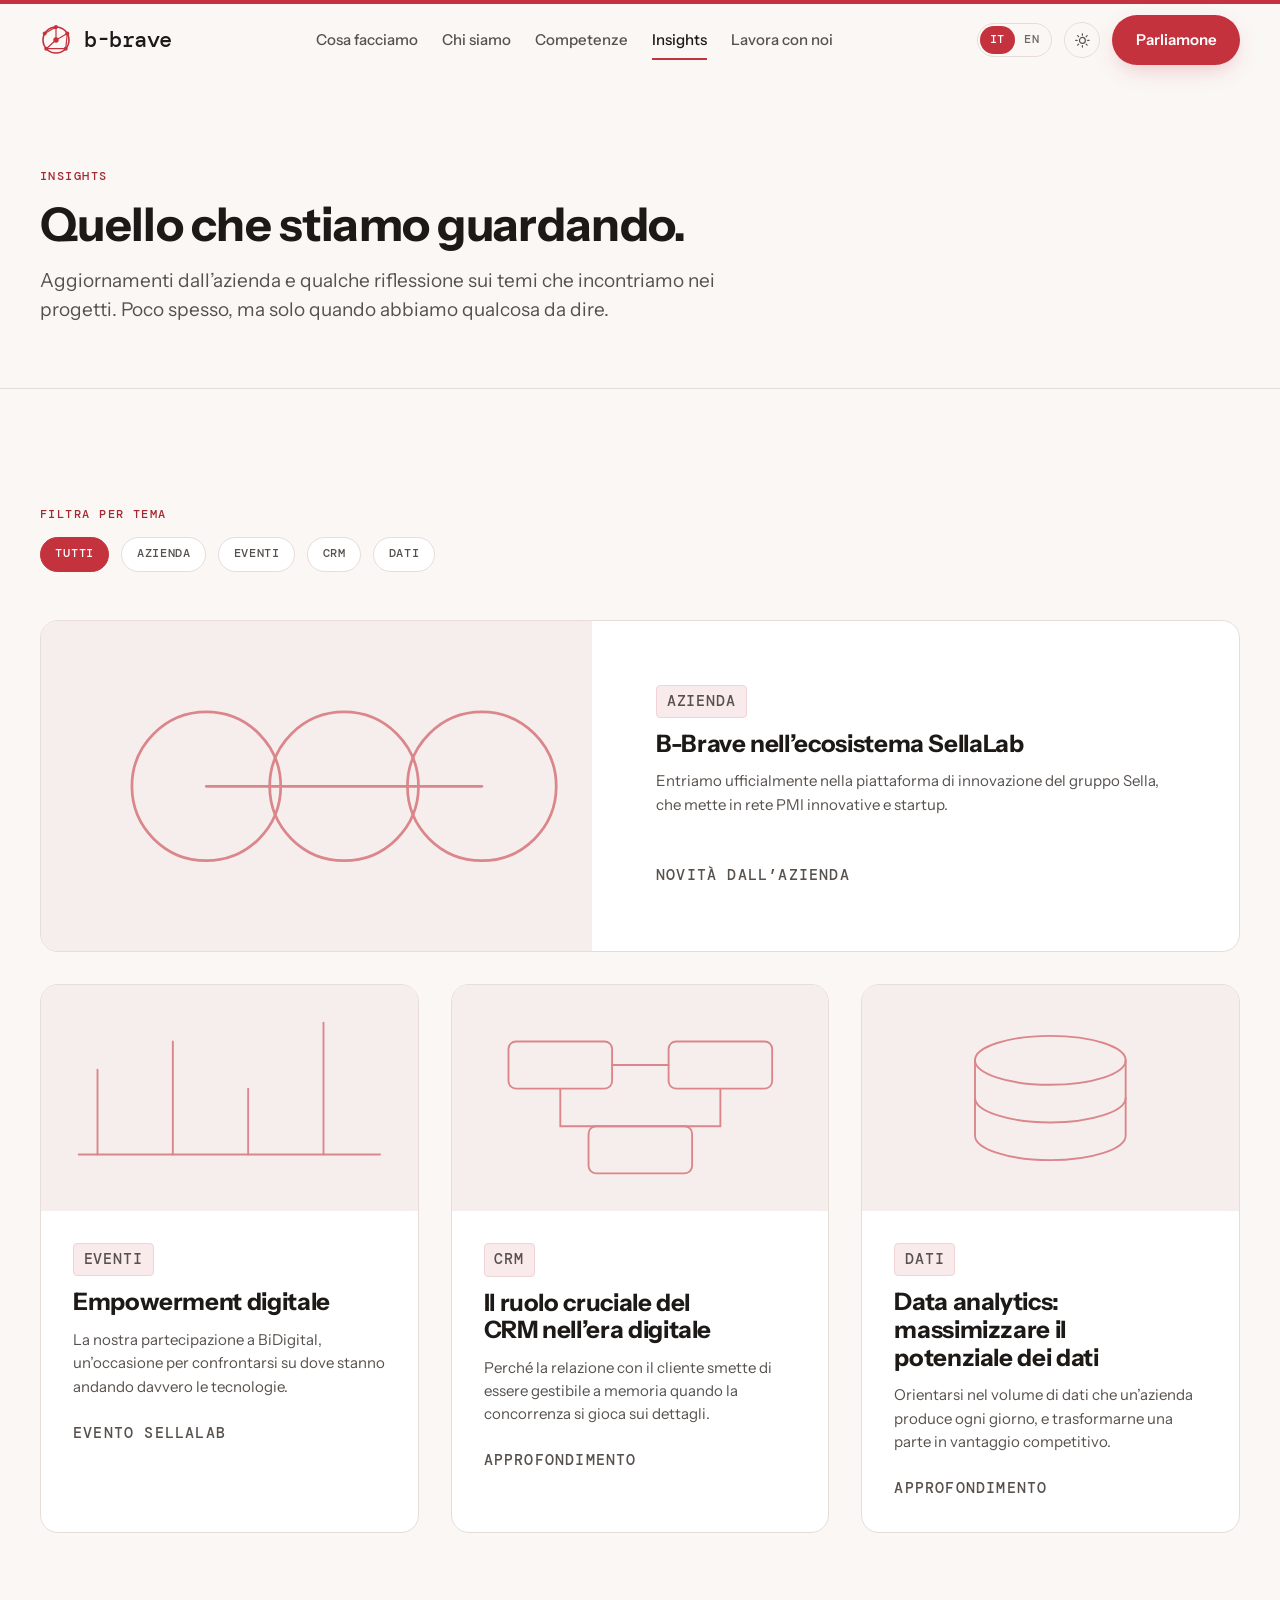
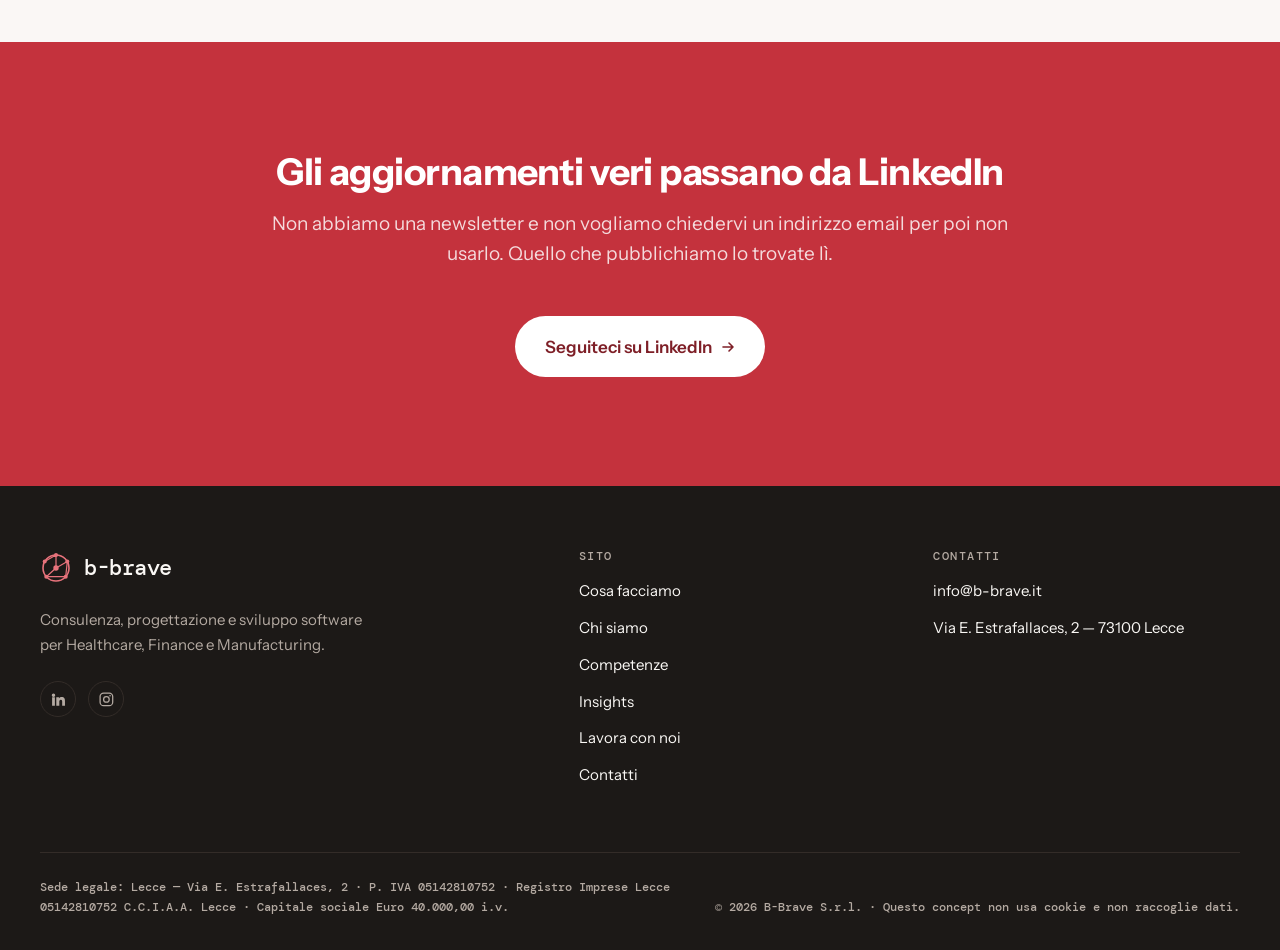
<file: insights.html>
<!DOCTYPE html>
<html lang="it">
<head>
<meta charset="utf-8">
<meta name="viewport" content="width=device-width, initial-scale=1">
<meta name="robots" content="noindex, nofollow">
<title data-i18n="meta.insights.title">Insights — B-Brave</title>
<meta name="description" data-i18n-attr="content:meta.insights.desc" content="Articoli e aggiornamenti su CRM, data analytics, eventi e vita d'azienda. Quello che stiamo guardando e su cui stiamo lavorando.">
<meta property="og:type" content="website">
<meta property="og:title" data-i18n-attr="content:meta.insights.title" content="Insights — B-Brave">
<meta property="og:description" data-i18n-attr="content:meta.insights.desc" content="Articoli e aggiornamenti su CRM, data analytics, eventi e vita d'azienda. Quello che stiamo guardando e su cui stiamo lavorando.">
<meta property="og:image" content="./assets/img/og-cover.png">
<meta name="twitter:card" content="summary_large_image">
<link rel="icon" href="./assets/img/favicon.svg" type="image/svg+xml">
<link rel="stylesheet" href="./assets/css/style.css">
<script>
  /* applico tema e lingua salvati prima che la pagina si disegni, così non
     si vede il cambio. La classe js serve al CSS per sapere che lo scripting
     c'è: senza, non nasconde niente in attesa dell'animazione. */
  document.documentElement.classList.add('js');
  try {
    var t = localStorage.getItem('bb-theme');
    if (t) document.documentElement.dataset.theme = t;
    var l = localStorage.getItem('bb-lang');
    if (l && l !== 'it') document.documentElement.lang = l;
  } catch (e) {}
</script>
</head>

<body data-page="insights">

<a class="skip-link" href="#main" data-i18n="a11y.skip">Vai al contenuto</a>

<header class="header" id="site-header">
  <div class="container header__inner">
    <a class="logo" href="./index.html">
      <svg class="logo__mark" viewBox="0 0 32 32" aria-hidden="true">
        <g fill="none" stroke="currentColor" stroke-linecap="round">
          <circle cx="16" cy="16" r="13" stroke-width="1.6"/>
          <path d="M16 16 16 3M16 16 27.3 9.5M16 16 6.3 24.7M16 3 4.7 9.5M27.3 9.5 25.7 24.7M25.7 24.7 6.3 24.7" stroke-width="1.2"/>
        </g>
        <g fill="currentColor">
          <circle cx="16" cy="3" r="2"/><circle cx="27.3" cy="9.5" r="2"/>
          <circle cx="25.7" cy="24.7" r="2"/><circle cx="6.3" cy="24.7" r="2"/>
          <circle cx="4.7" cy="9.5" r="2"/><circle cx="16" cy="16" r="2.7"/>
        </g>
      </svg>
      <span class="logo__word">b-brave</span>
    </a>

    <nav class="header__nav" id="site-nav" data-i18n-attr="aria-label:a11y.nav.main" aria-label="Navigazione principale">
      <ul class="nav-list">
        <li><a href="./we-do.html" data-i18n="common.nav.wedo">Cosa facciamo</a></li>
        <li><a href="./we-are.html" data-i18n="common.nav.weare">Chi siamo</a></li>
        <li><a href="./expertise.html" data-i18n="common.nav.expertise">Competenze</a></li>
        <li><a href="./insights.html" data-i18n="common.nav.insights" aria-current="page">Insights</a></li>
        <li><a href="./careers.html" data-i18n="common.nav.careers">Lavora con noi</a></li>
        <li class="nav-list__cta"><a class="btn btn--primary" href="./contacts.html" data-i18n="common.cta.talk">Parliamone</a></li>
      </ul>
    </nav>

    <div class="header__tools">
      <div class="lang" role="group" data-i18n-attr="aria-label:a11y.lang.group" aria-label="Lingua del sito">
        <button type="button" data-lang="it" aria-pressed="true">IT</button>
        <button type="button" data-lang="en" aria-pressed="false">EN</button>
      </div>

      <button class="theme-toggle" type="button" id="theme-toggle" data-i18n-attr="aria-label:a11y.theme" aria-label="Cambia tema chiaro o scuro">
        <svg class="icon-sun" viewBox="0 0 24 24" fill="none" stroke="currentColor" stroke-width="1.7" stroke-linecap="round" aria-hidden="true">
          <circle cx="12" cy="12" r="4.2"/>
          <path d="M12 2.5v2M12 19.5v2M2.5 12h2M19.5 12h2M5.2 5.2l1.4 1.4M17.4 17.4l1.4 1.4M18.8 5.2l-1.4 1.4M6.6 17.4l-1.4 1.4"/>
        </svg>
        <svg class="icon-moon" viewBox="0 0 24 24" fill="none" stroke="currentColor" stroke-width="1.7" stroke-linecap="round" stroke-linejoin="round" aria-hidden="true">
          <path d="M20 14.5A8.5 8.5 0 0 1 9.5 4a8.5 8.5 0 1 0 10.5 10.5Z"/>
        </svg>
      </button>

      <a class="btn btn--primary header__cta" href="./contacts.html" data-i18n="common.cta.talk">Parliamone</a>

    </div>
  </div>
</header>

<main id="main">
  <!-- testata  -->
  <section class="page-hero">
    <div class="container">
      <div class="page-hero__inner">
        <p class="label" data-i18n="insights.hero.eyebrow">Insights</p>
        <h1 data-i18n="insights.hero.title">Quello che stiamo guardando.</h1>
        <p class="lead" data-i18n="insights.hero.lead">Aggiornamenti dall’azienda e qualche riflessione sui temi che incontriamo nei progetti. Poco spesso, ma solo quando abbiamo qualcosa da dire.</p>
      </div>
    </div>
  </section>

  <!-- articoli  -->
  <section class="band">
    <div class="container">
      <div class="filters" data-filter-group>
        <p class="label" data-i18n="insights.filter.label">Filtra per tema</p>
        <div class="chip-row">
          <button class="chip" type="button" data-filter="all" aria-pressed="true" data-i18n="insights.filter.all">Tutti</button>
          <button class="chip" type="button" data-filter="company" aria-pressed="false" data-i18n="common.topic.company">Azienda</button>
          <button class="chip" type="button" data-filter="events" aria-pressed="false" data-i18n="common.topic.events">Eventi</button>
          <button class="chip" type="button" data-filter="crm" aria-pressed="false" data-i18n="common.topic.crm">CRM</button>
          <button class="chip" type="button" data-filter="data" aria-pressed="false" data-i18n="common.topic.data">Dati</button>
        </div>
        <p class="visually-hidden" id="filter-status" role="status"></p>
      </div>

      <div class="post-list">

        <article class="post-card post-card--featured" data-topic="company" data-reveal>
          <div class="post-card__cover">
            <svg viewBox="0 0 400 240" class="cover" aria-hidden="true">
              <rect class="cover__bg" width="400" height="240" rx="14"/>
              <g class="cover__art">
                <circle cx="120" cy="120" r="54"/>
                <circle cx="220" cy="120" r="54"/>
                <circle cx="320" cy="120" r="54"/>
                <path d="M120 120h200"/>
              </g>
            </svg>
          </div>
          <div class="post-card__body">
            <p class="tag" data-i18n="common.topic.company">Azienda</p>
            <h2 data-i18n="post.sellalab.title">B-Brave nell’ecosistema SellaLab</h2>
            <p data-i18n="post.sellalab.excerpt">Entriamo ufficialmente nella piattaforma di innovazione del gruppo Sella, che mette in rete PMI innovative e startup.</p>
            <p class="post-card__meta" data-i18n="insights.meta.company">Novità dall’azienda</p>
          </div>
        </article>

        <article class="post-card" data-topic="events" data-reveal>
          <div class="post-card__cover">
            <svg viewBox="0 0 400 240" class="cover" aria-hidden="true">
              <rect class="cover__bg" width="400" height="240" rx="14"/>
              <g class="cover__art">
                <path d="M60 180V90M140 180V60M220 180V110M300 180V40"/>
                <path d="M40 180h320"/>
              </g>
            </svg>
          </div>
          <div class="post-card__body">
            <p class="tag" data-i18n="common.topic.events">Eventi</p>
            <h2 data-i18n="post.bidigital.title">Empowerment digitale</h2>
            <p data-i18n="post.bidigital.excerpt">La nostra partecipazione a BiDigital, un’occasione per confrontarsi su dove stanno andando davvero le tecnologie.</p>
            <p class="post-card__meta" data-i18n="insights.meta.event">Evento SellaLab</p>
          </div>
        </article>

        <article class="post-card" data-topic="crm" data-reveal>
          <div class="post-card__cover">
            <svg viewBox="0 0 400 240" class="cover" aria-hidden="true">
              <rect class="cover__bg" width="400" height="240" rx="14"/>
              <g class="cover__art">
                <rect x="60" y="60" width="110" height="50" rx="8"/>
                <rect x="230" y="60" width="110" height="50" rx="8"/>
                <rect x="145" y="150" width="110" height="50" rx="8"/>
                <path d="M170 85h60M115 110v40h85M285 110v40h-85"/>
              </g>
            </svg>
          </div>
          <div class="post-card__body">
            <p class="tag" data-i18n="common.topic.crm">CRM</p>
            <h2 data-i18n="post.crm.title">Il ruolo cruciale del CRM nell’era digitale</h2>
            <p data-i18n="post.crm.excerpt">Perché la relazione con il cliente smette di essere gestibile a memoria quando la concorrenza si gioca sui dettagli.</p>
            <p class="post-card__meta" data-i18n="insights.meta.article">Approfondimento</p>
          </div>
        </article>

        <article class="post-card" data-topic="data" data-reveal>
          <div class="post-card__cover">
            <svg viewBox="0 0 400 240" class="cover" aria-hidden="true">
              <rect class="cover__bg" width="400" height="240" rx="14"/>
              <g class="cover__art">
                <ellipse cx="200" cy="80" rx="80" ry="26"/>
                <path d="M120 80v80c0 14 36 26 80 26s80-12 80-26V80"/>
                <path d="M120 120c0 14 36 26 80 26s80-12 80-26"/>
              </g>
            </svg>
          </div>
          <div class="post-card__body">
            <p class="tag" data-i18n="common.topic.data">Dati</p>
            <h2 data-i18n="post.data.title">Data analytics: massimizzare il potenziale dei dati</h2>
            <p data-i18n="post.data.excerpt">Orientarsi nel volume di dati che un’azienda produce ogni giorno, e trasformarne una parte in vantaggio competitivo.</p>
            <p class="post-card__meta" data-i18n="insights.meta.article">Approfondimento</p>
          </div>
        </article>

      </div>
    </div>
  </section>

  <!-- resta aggiornato ---------------------------------------------------------- -->
  <section class="band band--brand closing">
    <div class="container container--narrow">
      <h2 data-i18n="insights.follow.title">Gli aggiornamenti veri passano da LinkedIn</h2>
      <p class="lead" data-i18n="insights.follow.body">Non abbiamo una newsletter e non vogliamo chiedervi un indirizzo email per poi non usarlo. Quello che pubblichiamo lo trovate lì.</p>
      <a class="btn btn--light btn--lg" href="https://www.linkedin.com/company/b-brave-software/" target="_blank" rel="noopener">
        <span data-i18n="insights.follow.cta">Seguiteci su LinkedIn</span>
        <svg class="btn__arrow" width="16" height="16" viewBox="0 0 16 16" fill="none" aria-hidden="true"><path d="M3 8h10M9 4l4 4-4 4" stroke="currentColor" stroke-width="1.6" stroke-linecap="round" stroke-linejoin="round"/></svg>
      </a>
    </div>
  </section>
</main>

<footer class="footer band--ink">
  <div class="container">
    <div class="footer__grid">
      <div>
        <a class="logo" href="./index.html">
          <svg class="logo__mark" viewBox="0 0 32 32" aria-hidden="true">
            <g fill="none" stroke="currentColor" stroke-linecap="round">
              <circle cx="16" cy="16" r="13" stroke-width="1.6"/>
              <path d="M16 16 16 3M16 16 27.3 9.5M16 16 6.3 24.7M16 3 4.7 9.5M27.3 9.5 25.7 24.7M25.7 24.7 6.3 24.7" stroke-width="1.2"/>
            </g>
            <g fill="currentColor">
              <circle cx="16" cy="3" r="2"/><circle cx="27.3" cy="9.5" r="2"/>
              <circle cx="25.7" cy="24.7" r="2"/><circle cx="6.3" cy="24.7" r="2"/>
              <circle cx="4.7" cy="9.5" r="2"/><circle cx="16" cy="16" r="2.7"/>
            </g>
          </svg>
          <span class="logo__word">b-brave</span>
        </a>
        <p class="footer__tagline" data-i18n="common.footer.tagline">Consulenza, progettazione e sviluppo software per Healthcare, Finance e Manufacturing.</p>
        <div class="footer__social">
          <a href="https://www.linkedin.com/company/b-brave-software/" target="_blank" rel="noopener" aria-label="LinkedIn">
            <svg viewBox="0 0 24 24" fill="currentColor" aria-hidden="true"><path d="M4.98 3.5A2.5 2.5 0 1 1 5 8.5a2.5 2.5 0 0 1-.02-5M3 9h4v12H3zM9 9h3.8v1.7h.05c.53-.95 1.83-1.95 3.77-1.95 4.03 0 4.78 2.5 4.78 5.76V21h-4v-5.6c0-1.34-.03-3.07-1.9-3.07-1.9 0-2.2 1.46-2.2 2.97V21H9z"/></svg>
          </a>
          <a href="https://www.instagram.com/bbravesrl/" target="_blank" rel="noopener" aria-label="Instagram">
            <svg viewBox="0 0 24 24" fill="none" stroke="currentColor" stroke-width="1.8" aria-hidden="true"><rect x="3" y="3" width="18" height="18" rx="5"/><circle cx="12" cy="12" r="4"/><circle cx="17.2" cy="6.8" r="1.1" fill="currentColor" stroke="none"/></svg>
          </a>
        </div>
      </div>

      <nav data-i18n-attr="aria-label:a11y.nav.footer" aria-label="Mappa del sito">
        <h2 data-i18n="common.footer.sitemap">Sito</h2>
        <div class="footer__links">
          <a href="./we-do.html" data-i18n="common.nav.wedo">Cosa facciamo</a>
          <a href="./we-are.html" data-i18n="common.nav.weare">Chi siamo</a>
          <a href="./expertise.html" data-i18n="common.nav.expertise">Competenze</a>
          <a href="./insights.html" data-i18n="common.nav.insights">Insights</a>
          <a href="./careers.html" data-i18n="common.nav.careers">Lavora con noi</a>
          <a href="./contacts.html" data-i18n="common.nav.contacts">Contatti</a>
        </div>
      </nav>

      <div>
        <h2 data-i18n="common.footer.contact">Contatti</h2>
        <div class="footer__links">
          <a href="mailto:info@b-brave.it">info@b-brave.it</a>
          <span data-i18n="common.footer.address">Via E. Estrafallaces, 2 — 73100 Lecce</span>
        </div>
      </div>
    </div>

    <div class="footer__legal">
      <p data-i18n="common.footer.legal">Sede legale: Lecce — Via E. Estrafallaces, 2 · P. IVA 05142810752 · Registro Imprese Lecce 05142810752 C.C.I.A.A. Lecce · Capitale sociale Euro 40.000,00 i.v.</p>
      <p>© <span id="year">2026</span> B-Brave S.r.l. · <span data-i18n="common.footer.nocookies">Questo concept non usa cookie e non raccoglie dati.</span></p>
    </div>
  </div>
</footer>

<script defer src="./assets/js/translations.js"></script>
<script defer src="./assets/js/script.js"></script>
</body>
</html>
</file>
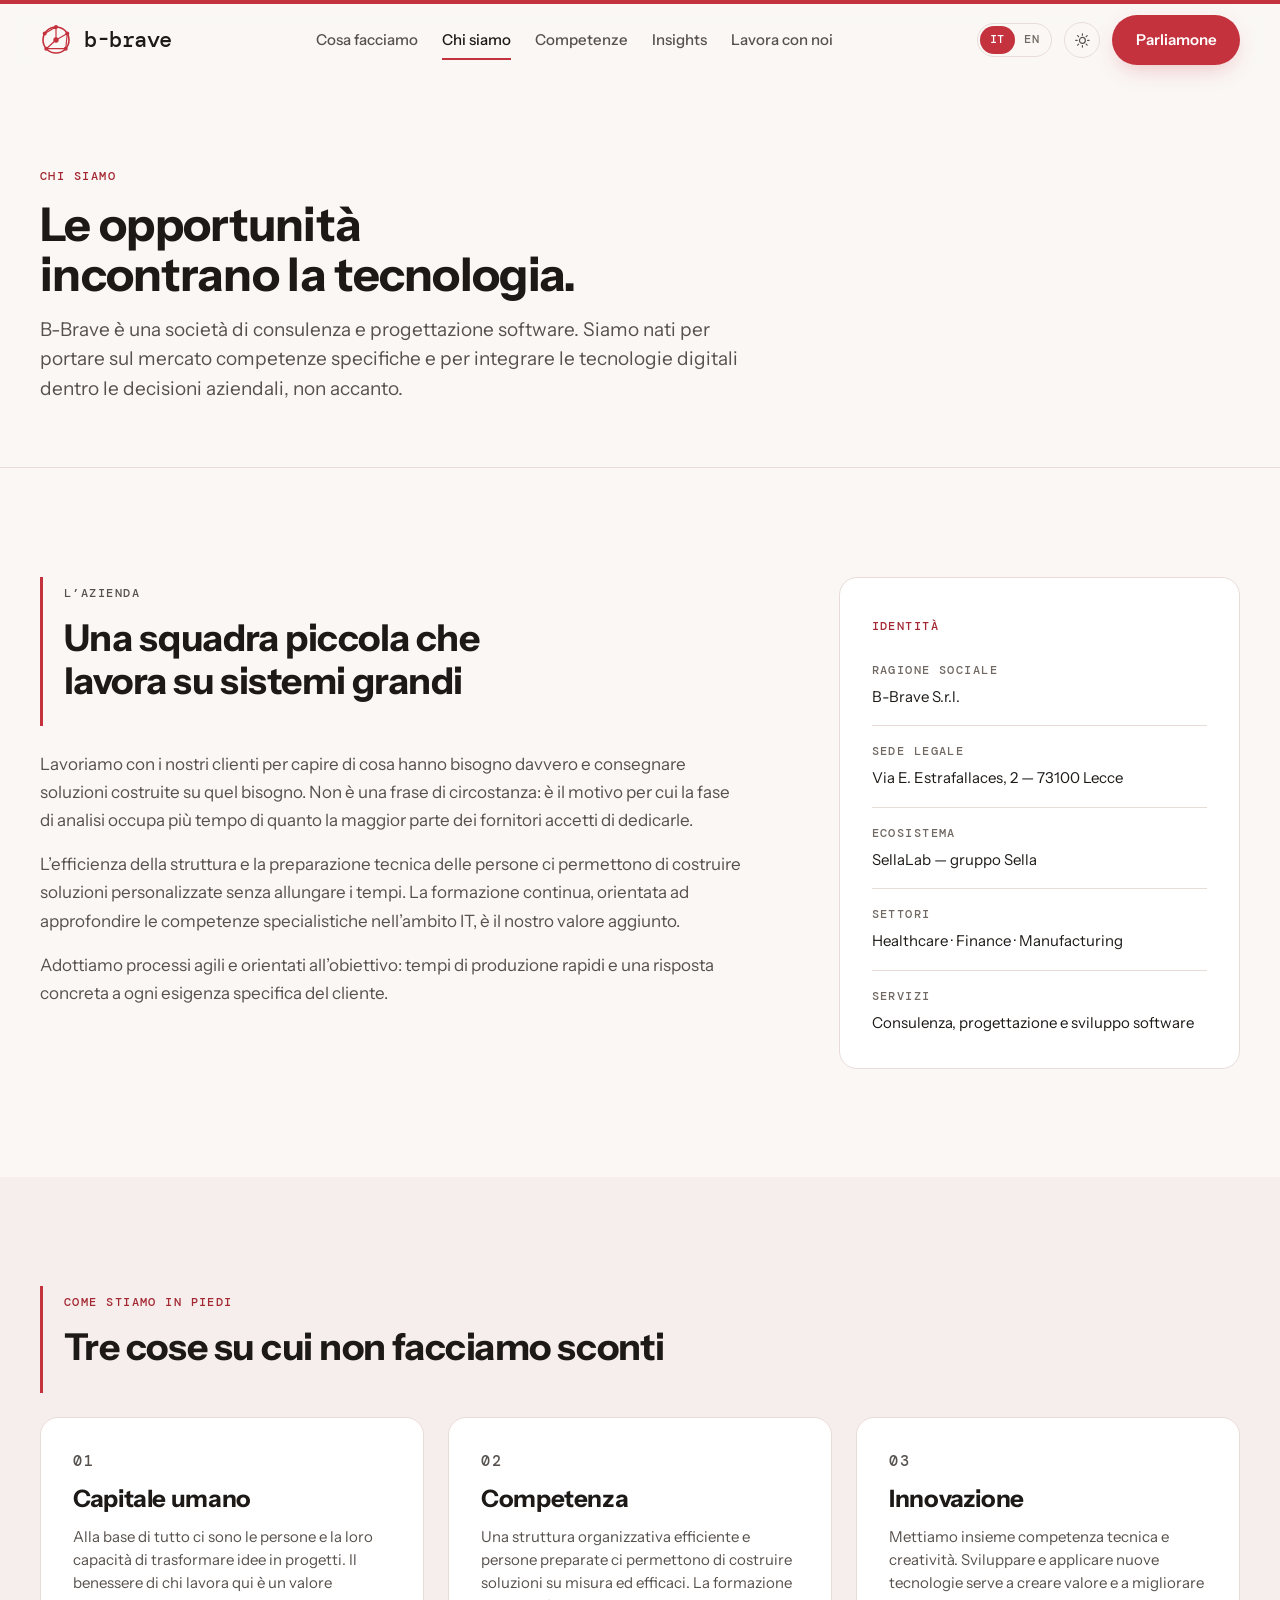
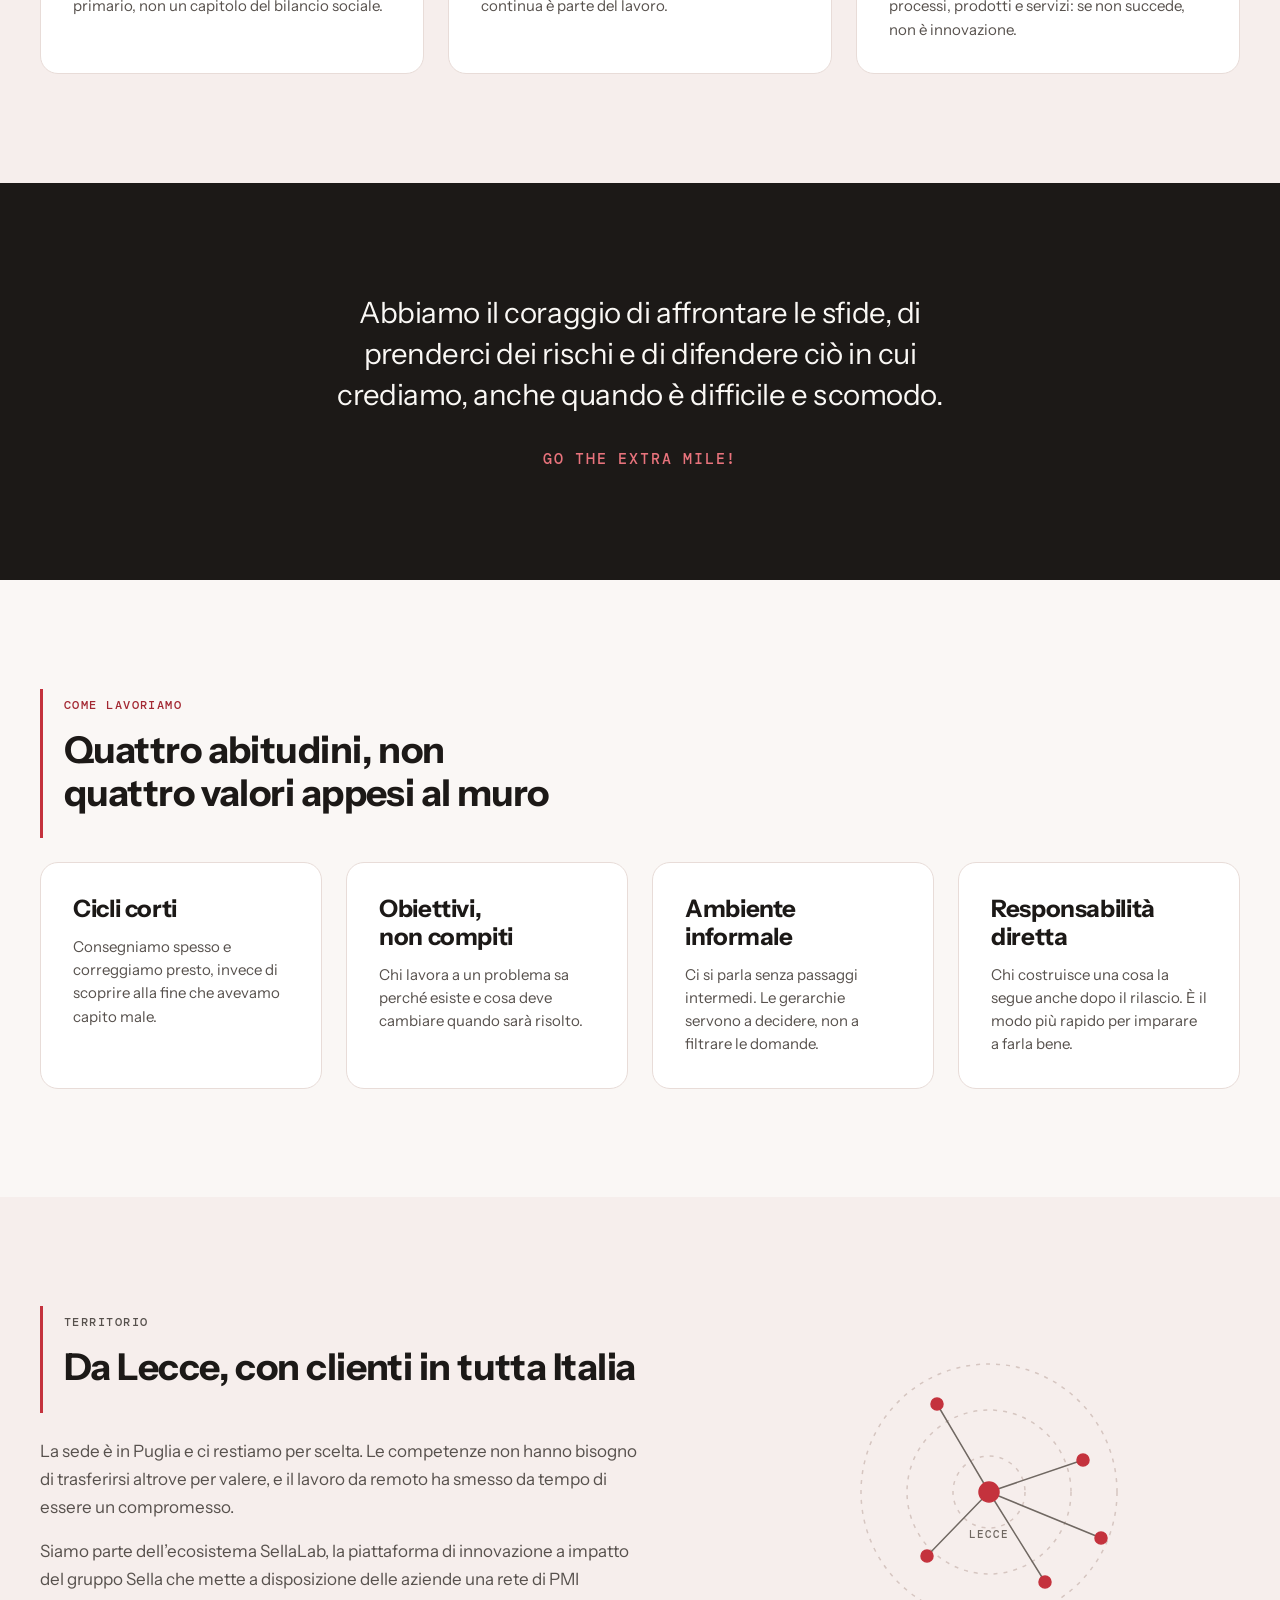
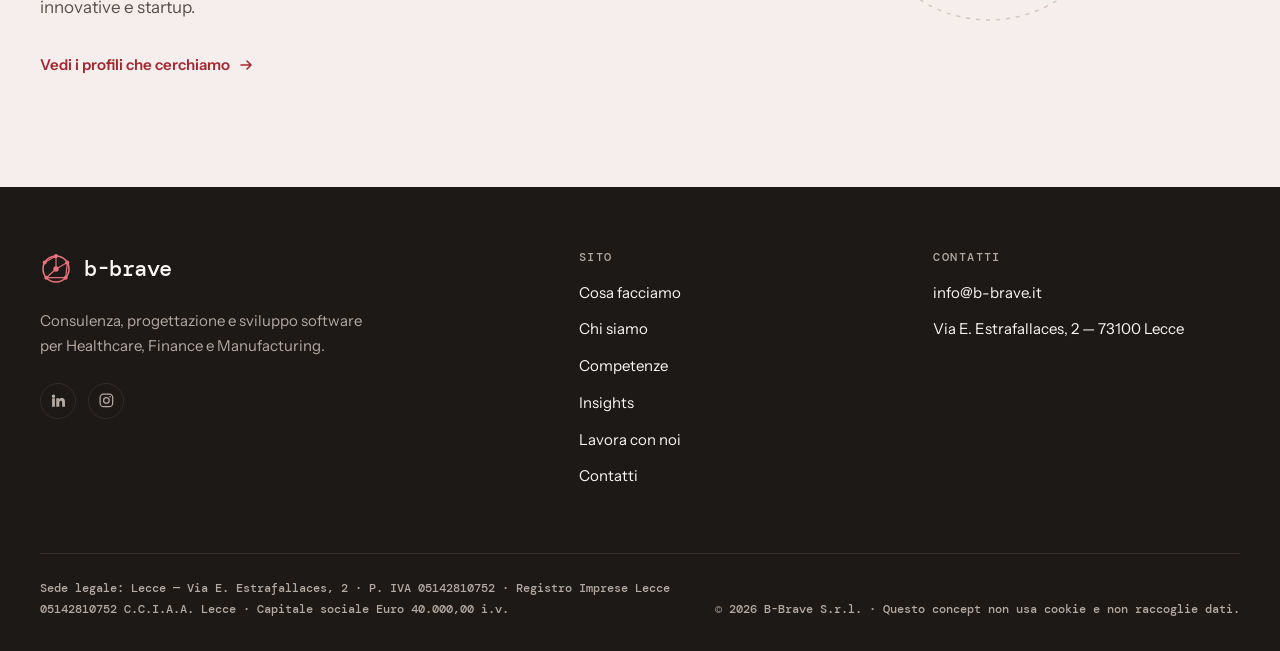
<file: we-are.html>
<!DOCTYPE html>
<html lang="it">
<head>
<meta charset="utf-8">
<meta name="viewport" content="width=device-width, initial-scale=1">
<meta name="robots" content="noindex, nofollow">
<title data-i18n="meta.weare.title">Chi siamo — B-Brave</title>
<meta name="description" data-i18n-attr="content:meta.weare.desc" content="B-Brave è una società di consulenza e progettazione software con sede a Lecce, parte dell'ecosistema SellaLab. Capitale umano, competenza, innovazione.">
<meta property="og:type" content="website">
<meta property="og:title" data-i18n-attr="content:meta.weare.title" content="Chi siamo — B-Brave">
<meta property="og:description" data-i18n-attr="content:meta.weare.desc" content="B-Brave è una società di consulenza e progettazione software con sede a Lecce, parte dell'ecosistema SellaLab. Capitale umano, competenza, innovazione.">
<meta property="og:image" content="./assets/img/og-cover.png">
<meta name="twitter:card" content="summary_large_image">
<link rel="icon" href="./assets/img/favicon.svg" type="image/svg+xml">
<link rel="stylesheet" href="./assets/css/style.css">
<script>
  /* applico tema e lingua salvati prima che la pagina si disegni, così non
     si vede il cambio. La classe js serve al CSS per sapere che lo scripting
     c'è: senza, non nasconde niente in attesa dell'animazione. */
  document.documentElement.classList.add('js');
  try {
    var t = localStorage.getItem('bb-theme');
    if (t) document.documentElement.dataset.theme = t;
    var l = localStorage.getItem('bb-lang');
    if (l && l !== 'it') document.documentElement.lang = l;
  } catch (e) {}
</script>
</head>

<body data-page="weare">

<a class="skip-link" href="#main" data-i18n="a11y.skip">Vai al contenuto</a>

<header class="header" id="site-header">
  <div class="container header__inner">
    <a class="logo" href="./index.html">
      <svg class="logo__mark" viewBox="0 0 32 32" aria-hidden="true">
        <g fill="none" stroke="currentColor" stroke-linecap="round">
          <circle cx="16" cy="16" r="13" stroke-width="1.6"/>
          <path d="M16 16 16 3M16 16 27.3 9.5M16 16 6.3 24.7M16 3 4.7 9.5M27.3 9.5 25.7 24.7M25.7 24.7 6.3 24.7" stroke-width="1.2"/>
        </g>
        <g fill="currentColor">
          <circle cx="16" cy="3" r="2"/><circle cx="27.3" cy="9.5" r="2"/>
          <circle cx="25.7" cy="24.7" r="2"/><circle cx="6.3" cy="24.7" r="2"/>
          <circle cx="4.7" cy="9.5" r="2"/><circle cx="16" cy="16" r="2.7"/>
        </g>
      </svg>
      <span class="logo__word">b-brave</span>
    </a>

    <nav class="header__nav" id="site-nav" data-i18n-attr="aria-label:a11y.nav.main" aria-label="Navigazione principale">
      <ul class="nav-list">
        <li><a href="./we-do.html" data-i18n="common.nav.wedo">Cosa facciamo</a></li>
        <li><a href="./we-are.html" data-i18n="common.nav.weare" aria-current="page">Chi siamo</a></li>
        <li><a href="./expertise.html" data-i18n="common.nav.expertise">Competenze</a></li>
        <li><a href="./insights.html" data-i18n="common.nav.insights">Insights</a></li>
        <li><a href="./careers.html" data-i18n="common.nav.careers">Lavora con noi</a></li>
        <li class="nav-list__cta"><a class="btn btn--primary" href="./contacts.html" data-i18n="common.cta.talk">Parliamone</a></li>
      </ul>
    </nav>

    <div class="header__tools">
      <div class="lang" role="group" data-i18n-attr="aria-label:a11y.lang.group" aria-label="Lingua del sito">
        <button type="button" data-lang="it" aria-pressed="true">IT</button>
        <button type="button" data-lang="en" aria-pressed="false">EN</button>
      </div>

      <button class="theme-toggle" type="button" id="theme-toggle" data-i18n-attr="aria-label:a11y.theme" aria-label="Cambia tema chiaro o scuro">
        <svg class="icon-sun" viewBox="0 0 24 24" fill="none" stroke="currentColor" stroke-width="1.7" stroke-linecap="round" aria-hidden="true">
          <circle cx="12" cy="12" r="4.2"/>
          <path d="M12 2.5v2M12 19.5v2M2.5 12h2M19.5 12h2M5.2 5.2l1.4 1.4M17.4 17.4l1.4 1.4M18.8 5.2l-1.4 1.4M6.6 17.4l-1.4 1.4"/>
        </svg>
        <svg class="icon-moon" viewBox="0 0 24 24" fill="none" stroke="currentColor" stroke-width="1.7" stroke-linecap="round" stroke-linejoin="round" aria-hidden="true">
          <path d="M20 14.5A8.5 8.5 0 0 1 9.5 4a8.5 8.5 0 1 0 10.5 10.5Z"/>
        </svg>
      </button>

      <a class="btn btn--primary header__cta" href="./contacts.html" data-i18n="common.cta.talk">Parliamone</a>

    </div>
  </div>
</header>

<main id="main">
  <!-- testata -- -->
  <section class="page-hero">
    <div class="container">
      <div class="page-hero__inner">
        <p class="label" data-i18n="weare.hero.eyebrow">Chi siamo</p>
        <h1 data-i18n="weare.hero.title">Le opportunità incontrano la tecnologia.</h1>
        <p class="lead" data-i18n="weare.hero.lead">B-Brave è una società di consulenza e progettazione software. Siamo nati per portare sul mercato competenze specifiche e per integrare le tecnologie digitali dentro le decisioni aziendali, non accanto.</p>
      </div>
    </div>
  </section>

  <!-- chi siamo  -->
  <section class="band">
    <div class="container about">
      <div class="about__text">
        <div class="section-head">
          <p class="label" data-i18n="weare.about.label">L’azienda</p>
          <h2 data-i18n="weare.about.title">Una squadra piccola che lavora su sistemi grandi</h2>
        </div>
        <div class="stack">
          <p data-i18n="weare.about.p1">Lavoriamo con i nostri clienti per capire di cosa hanno bisogno davvero e consegnare soluzioni costruite su quel bisogno. Non è una frase di circostanza: è il motivo per cui la fase di analisi occupa più tempo di quanto la maggior parte dei fornitori accetti di dedicarle.</p>
          <p data-i18n="weare.about.p2">L’efficienza della struttura e la preparazione tecnica delle persone ci permettono di costruire soluzioni personalizzate senza allungare i tempi. La formazione continua, orientata ad approfondire le competenze specialistiche nell’ambito IT, è il nostro valore aggiunto.</p>
          <p data-i18n="weare.about.p3">Adottiamo processi agili e orientati all’obiettivo: tempi di produzione rapidi e una risposta concreta a ogni esigenza specifica del cliente.</p>
        </div>
      </div>

      <aside class="about__id">
        <p class="label" data-i18n="weare.about.idLabel">Identità</p>
        <dl class="company-data">
          <div><dt data-i18n="contacts.data.company">Ragione sociale</dt><dd>B-Brave S.r.l.</dd></div>
          <div><dt data-i18n="contacts.data.office">Sede legale</dt><dd>Via E. Estrafallaces, 2 — 73100 Lecce</dd></div>
          <div><dt data-i18n="weare.about.ecosystem">Ecosistema</dt><dd>SellaLab — gruppo Sella</dd></div>
          <div><dt data-i18n="weare.about.sectors">Settori</dt><dd>Healthcare · Finance · Manufacturing</dd></div>
          <div><dt data-i18n="weare.about.services">Servizi</dt><dd data-i18n="weare.about.servicesValue">Consulenza, progettazione e sviluppo software</dd></div>
        </dl>
      </aside>
    </div>
  </section>

  <!-- i tre pilastri  -->
  <section class="band band--soft">
    <div class="container">
      <div class="section-head" data-reveal>
        <p class="label" data-i18n="weare.pillars.label">Come stiamo in piedi</p>
        <h2 data-i18n="weare.pillars.title">Tre cose su cui non facciamo sconti</h2>
      </div>

      <div class="cards">
        <article class="card" data-reveal>
          <p class="card__num">01</p>
          <h3 data-i18n="weare.pillars.a.title">Capitale umano</h3>
          <p data-i18n="weare.pillars.a.body">Alla base di tutto ci sono le persone e la loro capacità di trasformare idee in progetti. Il benessere di chi lavora qui è un valore primario, non un capitolo del bilancio sociale.</p>
        </article>
        <article class="card" data-reveal>
          <p class="card__num">02</p>
          <h3 data-i18n="weare.pillars.b.title">Competenza</h3>
          <p data-i18n="weare.pillars.b.body">Una struttura organizzativa efficiente e persone preparate ci permettono di costruire soluzioni su misura ed efficaci. La formazione continua è parte del lavoro.</p>
        </article>
        <article class="card" data-reveal>
          <p class="card__num">03</p>
          <h3 data-i18n="weare.pillars.c.title">Innovazione</h3>
          <p data-i18n="weare.pillars.c.body">Mettiamo insieme competenza tecnica e creatività. Sviluppare e applicare nuove tecnologie serve a creare valore e a migliorare processi, prodotti e servizi: se non succede, non è innovazione.</p>
        </article>
      </div>
    </div>
  </section>

  <!-- manifesto  -->
  <section class="band band--ink manifesto">
    <div class="container container--narrow">
      <blockquote>
        <p data-i18n="common.manifesto.quote">Abbiamo il coraggio di affrontare le sfide, di prenderci dei rischi e di difendere ciò in cui crediamo, anche quando è difficile e scomodo.</p>
      </blockquote>
      <p class="manifesto__claim">Go The Extra Mile!</p>
    </div>
  </section>

  <!-- come lavoriamo -->
  <section class="band">
    <div class="container">
      <div class="section-head" data-reveal>
        <p class="label" data-i18n="weare.work.label">Come lavoriamo</p>
        <h2 data-i18n="weare.work.title">Quattro abitudini, non quattro valori appesi al muro</h2>
      </div>

      <div class="cards">
        <article class="card" data-reveal>
          <h3 data-i18n="weare.work.a.title">Cicli corti</h3>
          <p data-i18n="weare.work.a.body">Consegniamo spesso e correggiamo presto, invece di scoprire alla fine che avevamo capito male.</p>
        </article>
        <article class="card" data-reveal>
          <h3 data-i18n="weare.work.b.title">Obiettivi, non compiti</h3>
          <p data-i18n="weare.work.b.body">Chi lavora a un problema sa perché esiste e cosa deve cambiare quando sarà risolto.</p>
        </article>
        <article class="card" data-reveal>
          <h3 data-i18n="weare.work.c.title">Ambiente informale</h3>
          <p data-i18n="weare.work.c.body">Ci si parla senza passaggi intermedi. Le gerarchie servono a decidere, non a filtrare le domande.</p>
        </article>
        <article class="card" data-reveal>
          <h3 data-i18n="weare.work.d.title">Responsabilità diretta</h3>
          <p data-i18n="weare.work.d.body">Chi costruisce una cosa la segue anche dopo il rilascio. È il modo più rapido per imparare a farla bene.</p>
        </article>
      </div>
    </div>
  </section>

  <!-- territorio ---- -->
  <section class="band band--soft">
    <div class="container territory">
      <div>
        <div class="section-head">
          <p class="label" data-i18n="weare.territory.label">Territorio</p>
          <h2 data-i18n="weare.territory.title">Da Lecce, con clienti in tutta Italia</h2>
        </div>
        <div class="stack">
          <p data-i18n="weare.territory.p1">La sede è in Puglia e ci restiamo per scelta. Le competenze non hanno bisogno di trasferirsi altrove per valere, e il lavoro da remoto ha smesso da tempo di essere un compromesso.</p>
          <p data-i18n="weare.territory.p2">Siamo parte dell’ecosistema SellaLab, la piattaforma di innovazione a impatto del gruppo Sella che mette a disposizione delle aziende una rete di PMI innovative e startup.</p>
        </div>
        <a class="link-arrow" href="./careers.html">
          <span data-i18n="weare.territory.cta">Vedi i profili che cerchiamo</span>
          <svg viewBox="0 0 16 16" fill="none" aria-hidden="true"><path d="M3 8h10M9 4l4 4-4 4" stroke="currentColor" stroke-width="1.6" stroke-linecap="round" stroke-linejoin="round"/></svg>
        </a>
      </div>

      <div class="territory__figure">
        <svg viewBox="0 0 300 300" class="diagram" role="img" data-i18n-attr="aria-label:weare.territory.alt">
          <g class="diagram__lane">
            <circle cx="150" cy="150" r="128"/>
            <circle cx="150" cy="150" r="82"/>
            <circle cx="150" cy="150" r="36"/>
          </g>
          <g class="diagram__flow">
            <path d="M150 150 98 62M150 150 244 118M150 150 88 214M150 150 206 240M150 150 262 196"/>
          </g>
          <g class="diagram__accent">
            <circle cx="98" cy="62" r="6"/><circle cx="244" cy="118" r="6"/>
            <circle cx="88" cy="214" r="6"/><circle cx="206" cy="240" r="6"/>
            <circle cx="262" cy="196" r="6"/>
            <circle cx="150" cy="150" r="10"/>
          </g>
          <g class="diagram__label">
            <text x="150" y="196" text-anchor="middle">LECCE</text>
          </g>
        </svg>
      </div>
    </div>
  </section>
</main>

<footer class="footer band--ink">
  <div class="container">
    <div class="footer__grid">
      <div>
        <a class="logo" href="./index.html">
          <svg class="logo__mark" viewBox="0 0 32 32" aria-hidden="true">
            <g fill="none" stroke="currentColor" stroke-linecap="round">
              <circle cx="16" cy="16" r="13" stroke-width="1.6"/>
              <path d="M16 16 16 3M16 16 27.3 9.5M16 16 6.3 24.7M16 3 4.7 9.5M27.3 9.5 25.7 24.7M25.7 24.7 6.3 24.7" stroke-width="1.2"/>
            </g>
            <g fill="currentColor">
              <circle cx="16" cy="3" r="2"/><circle cx="27.3" cy="9.5" r="2"/>
              <circle cx="25.7" cy="24.7" r="2"/><circle cx="6.3" cy="24.7" r="2"/>
              <circle cx="4.7" cy="9.5" r="2"/><circle cx="16" cy="16" r="2.7"/>
            </g>
          </svg>
          <span class="logo__word">b-brave</span>
        </a>
        <p class="footer__tagline" data-i18n="common.footer.tagline">Consulenza, progettazione e sviluppo software per Healthcare, Finance e Manufacturing.</p>
        <div class="footer__social">
          <a href="https://www.linkedin.com/company/b-brave-software/" target="_blank" rel="noopener" aria-label="LinkedIn">
            <svg viewBox="0 0 24 24" fill="currentColor" aria-hidden="true"><path d="M4.98 3.5A2.5 2.5 0 1 1 5 8.5a2.5 2.5 0 0 1-.02-5M3 9h4v12H3zM9 9h3.8v1.7h.05c.53-.95 1.83-1.95 3.77-1.95 4.03 0 4.78 2.5 4.78 5.76V21h-4v-5.6c0-1.34-.03-3.07-1.9-3.07-1.9 0-2.2 1.46-2.2 2.97V21H9z"/></svg>
          </a>
          <a href="https://www.instagram.com/bbravesrl/" target="_blank" rel="noopener" aria-label="Instagram">
            <svg viewBox="0 0 24 24" fill="none" stroke="currentColor" stroke-width="1.8" aria-hidden="true"><rect x="3" y="3" width="18" height="18" rx="5"/><circle cx="12" cy="12" r="4"/><circle cx="17.2" cy="6.8" r="1.1" fill="currentColor" stroke="none"/></svg>
          </a>
        </div>
      </div>

      <nav data-i18n-attr="aria-label:a11y.nav.footer" aria-label="Mappa del sito">
        <h2 data-i18n="common.footer.sitemap">Sito</h2>
        <div class="footer__links">
          <a href="./we-do.html" data-i18n="common.nav.wedo">Cosa facciamo</a>
          <a href="./we-are.html" data-i18n="common.nav.weare">Chi siamo</a>
          <a href="./expertise.html" data-i18n="common.nav.expertise">Competenze</a>
          <a href="./insights.html" data-i18n="common.nav.insights">Insights</a>
          <a href="./careers.html" data-i18n="common.nav.careers">Lavora con noi</a>
          <a href="./contacts.html" data-i18n="common.nav.contacts">Contatti</a>
        </div>
      </nav>

      <div>
        <h2 data-i18n="common.footer.contact">Contatti</h2>
        <div class="footer__links">
          <a href="mailto:info@b-brave.it">info@b-brave.it</a>
          <span data-i18n="common.footer.address">Via E. Estrafallaces, 2 — 73100 Lecce</span>
        </div>
      </div>
    </div>

    <div class="footer__legal">
      <p data-i18n="common.footer.legal">Sede legale: Lecce — Via E. Estrafallaces, 2 · P. IVA 05142810752 · Registro Imprese Lecce 05142810752 C.C.I.A.A. Lecce · Capitale sociale Euro 40.000,00 i.v.</p>
      <p>© <span id="year">2026</span> B-Brave S.r.l. · <span data-i18n="common.footer.nocookies">Questo concept non usa cookie e non raccoglie dati.</span></p>
    </div>
  </div>
</footer>

<script defer src="./assets/js/translations.js"></script>
<script defer src="./assets/js/script.js"></script>
</body>
</html>
</file>
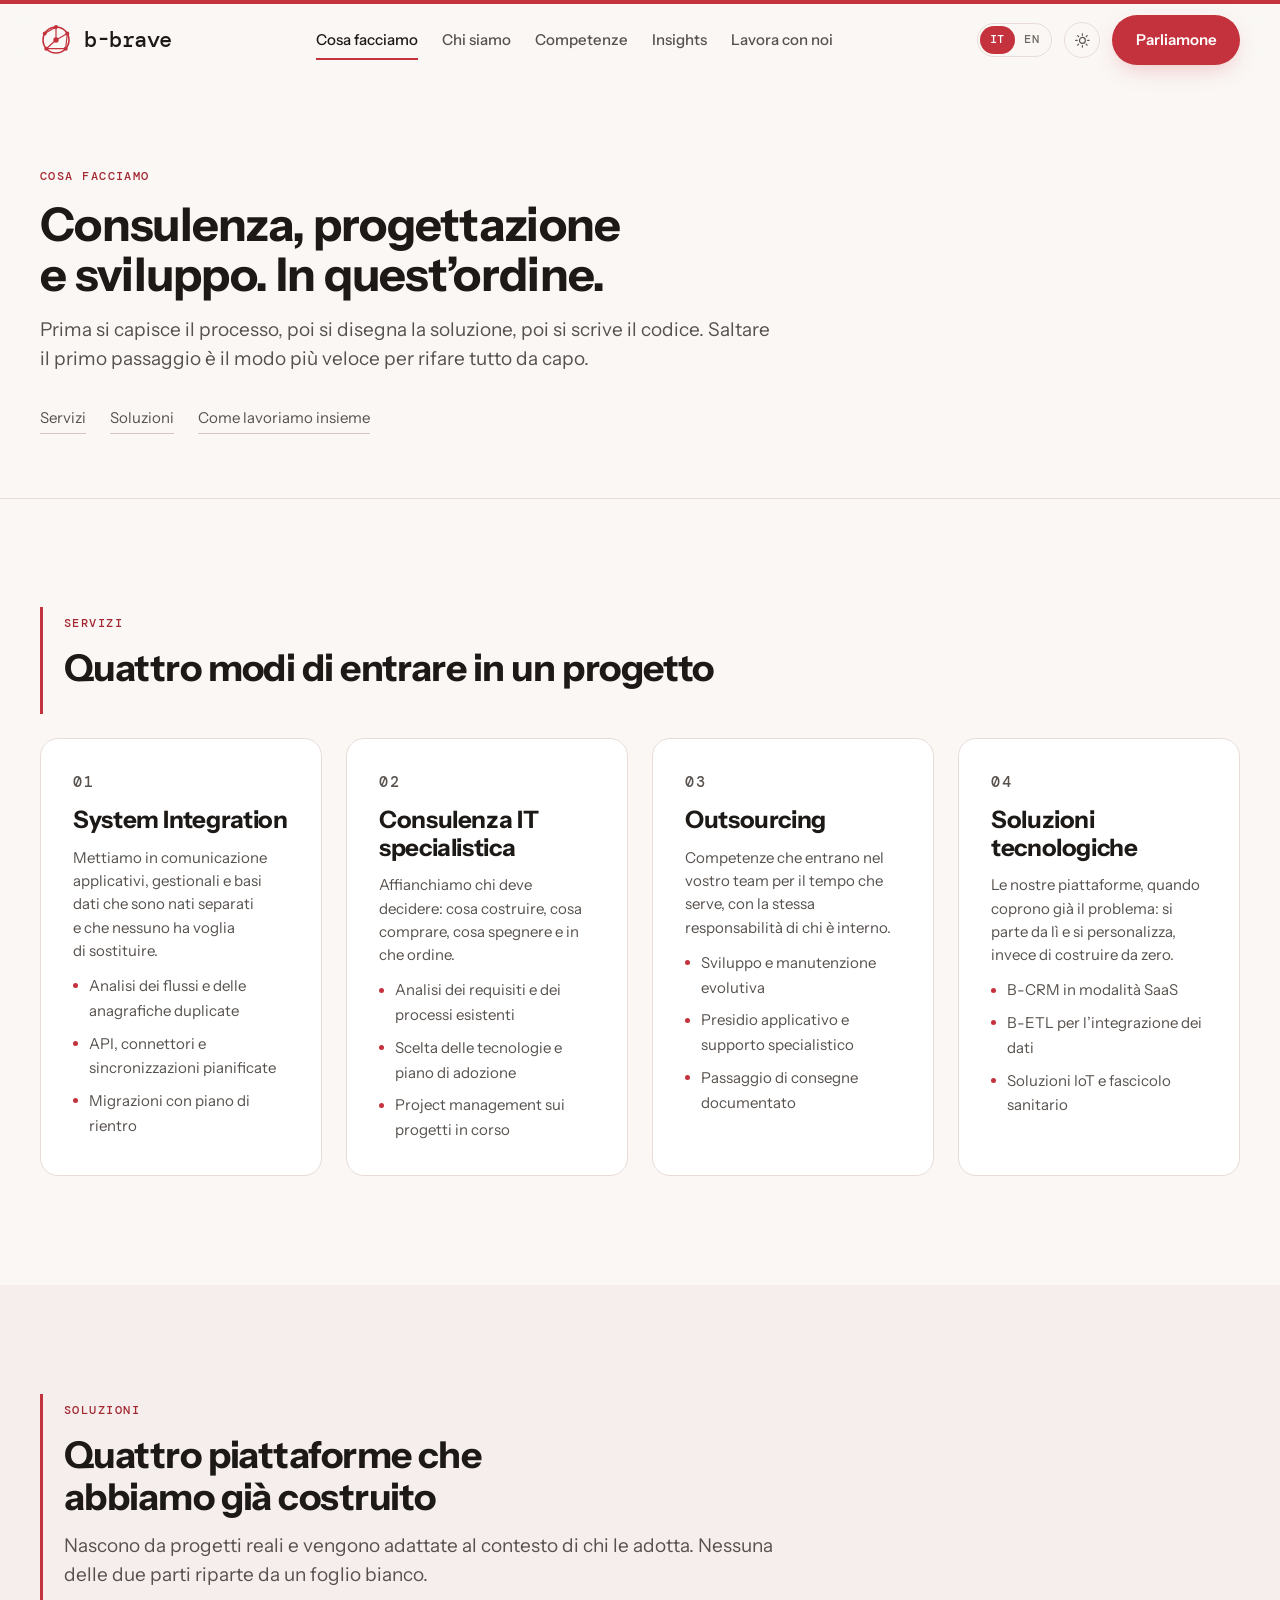
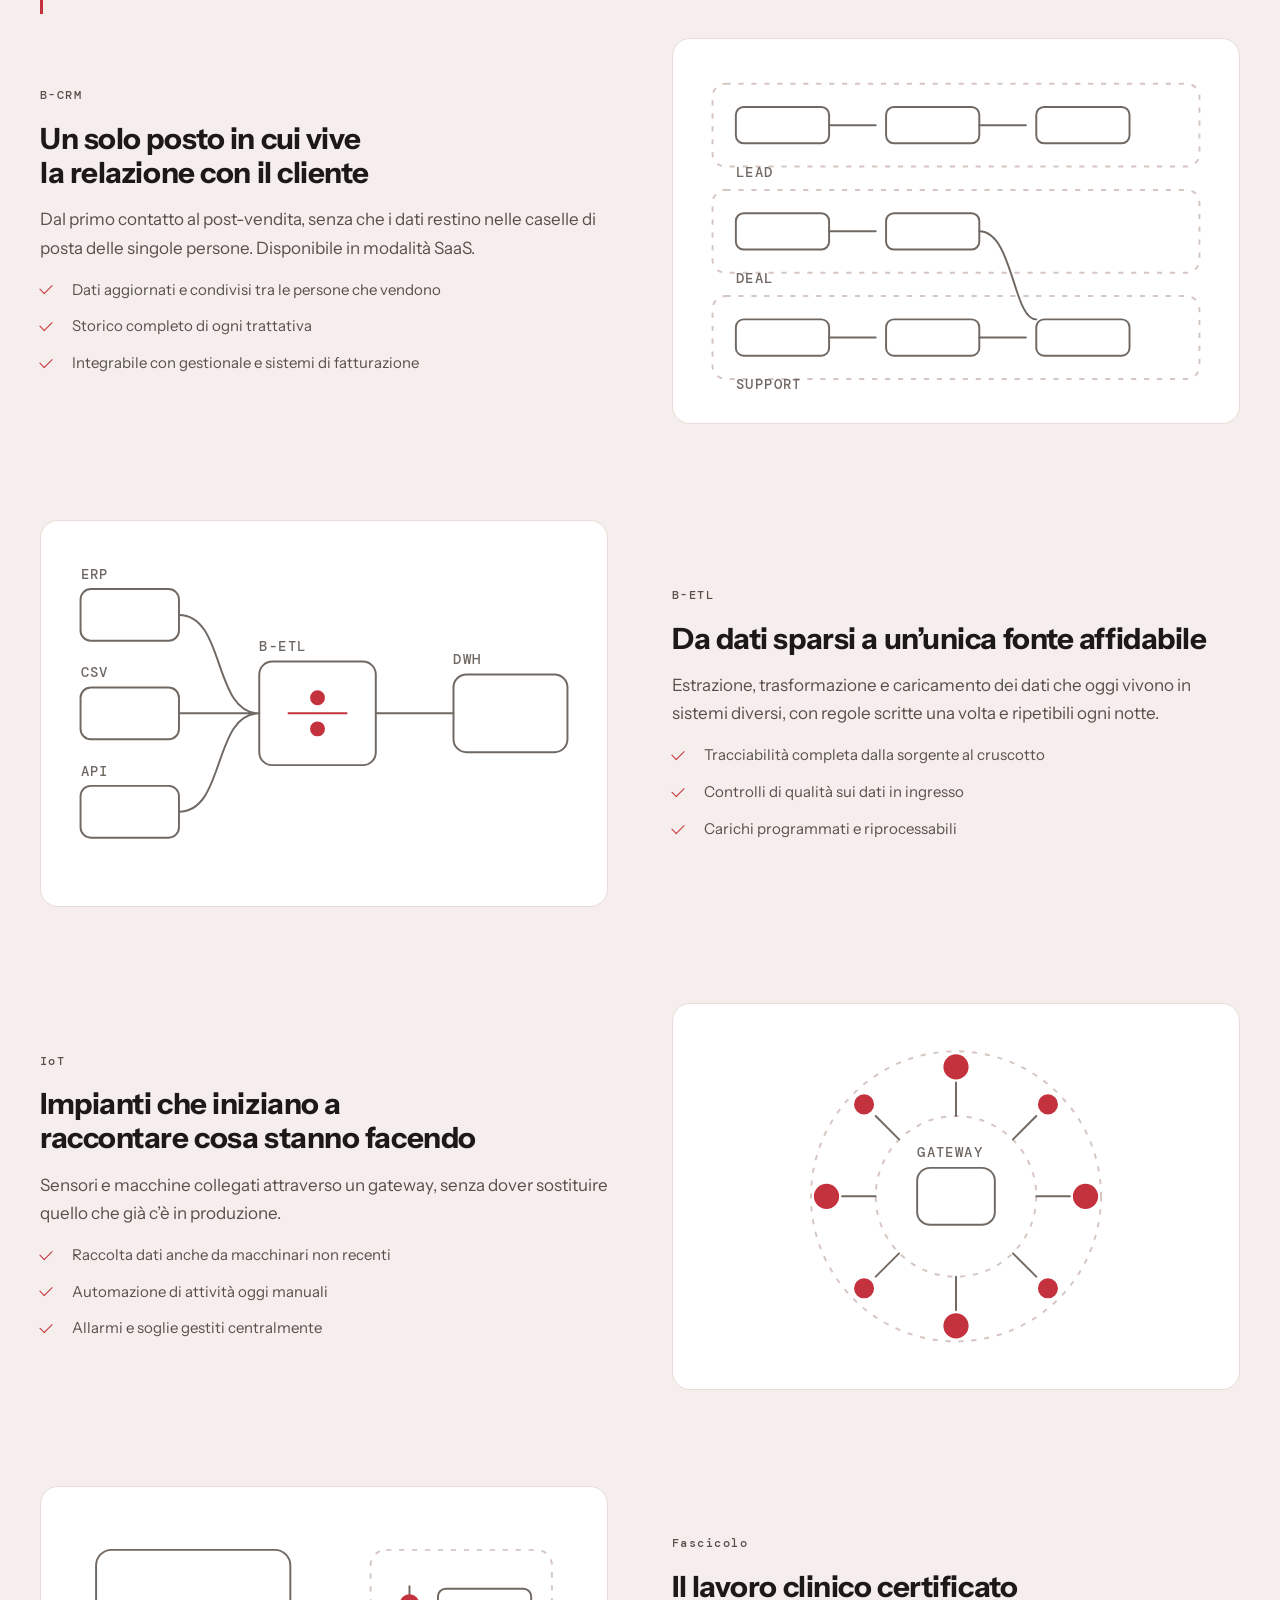
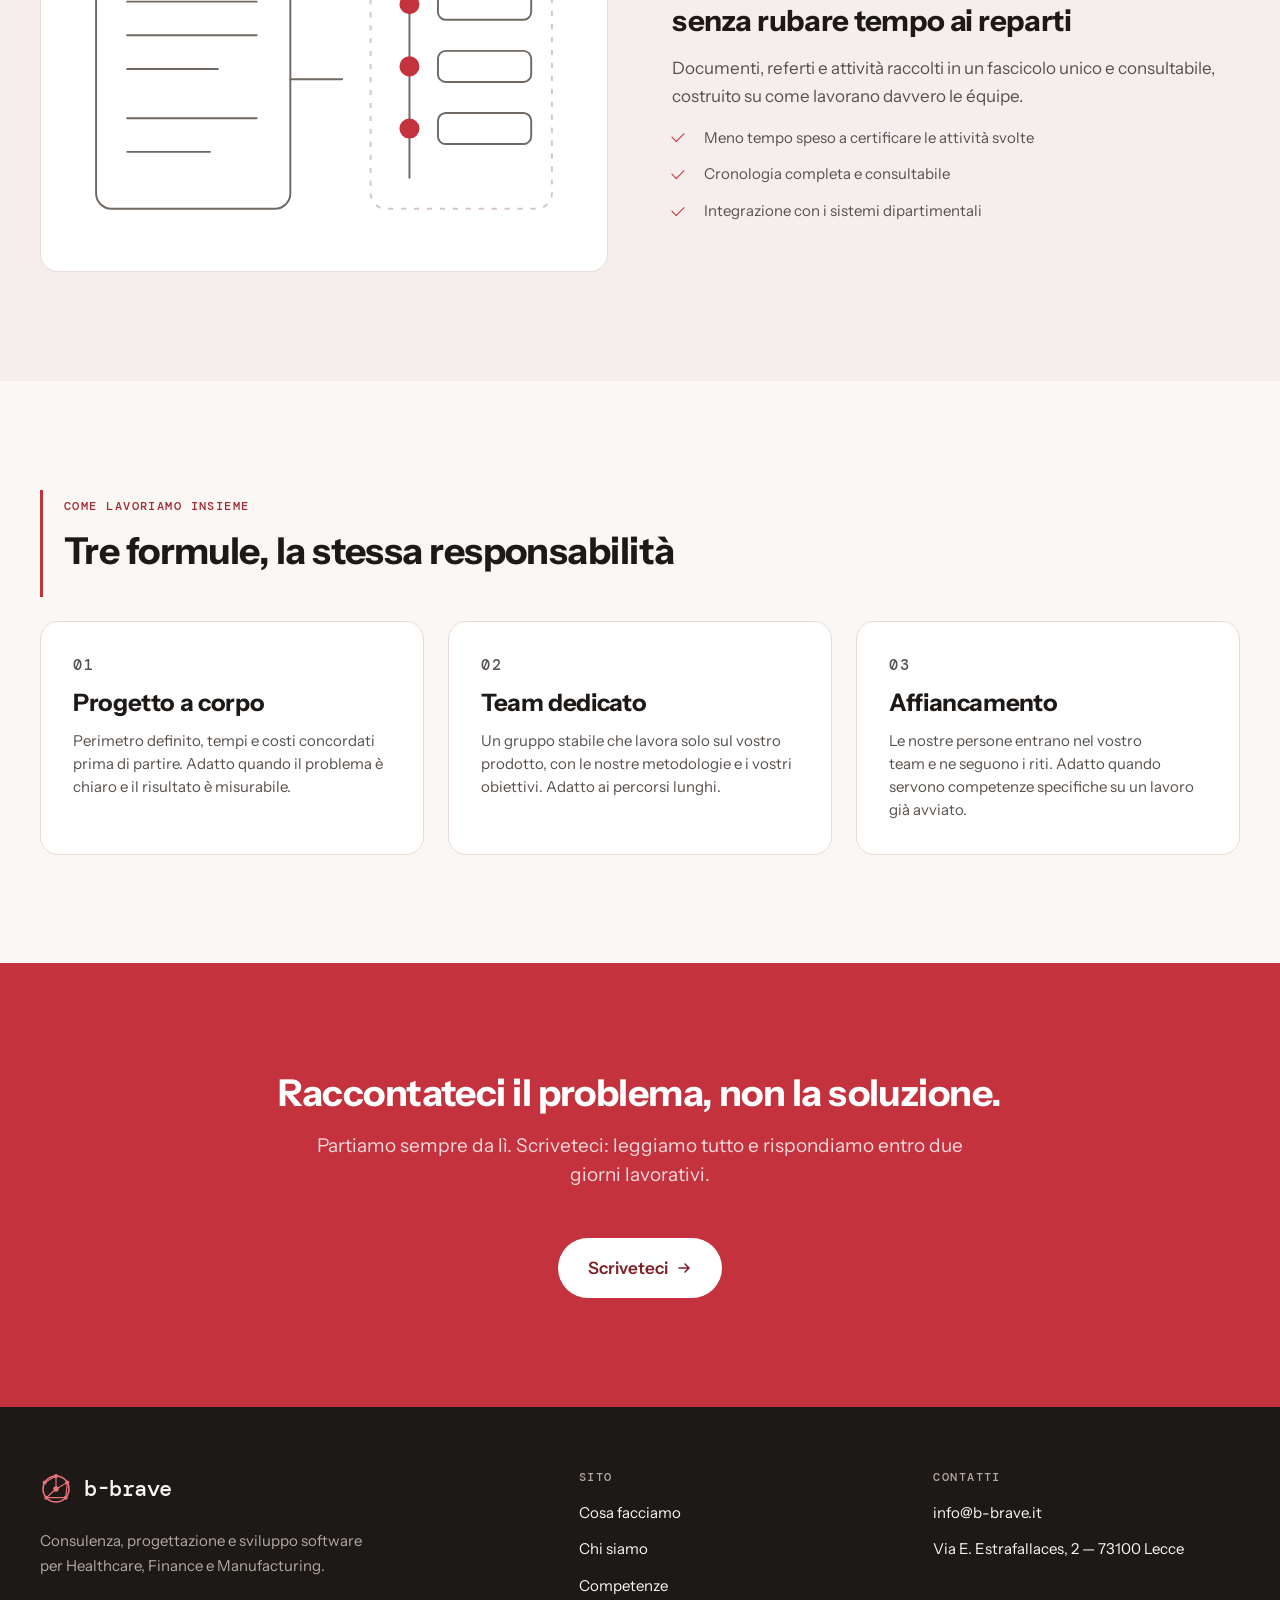
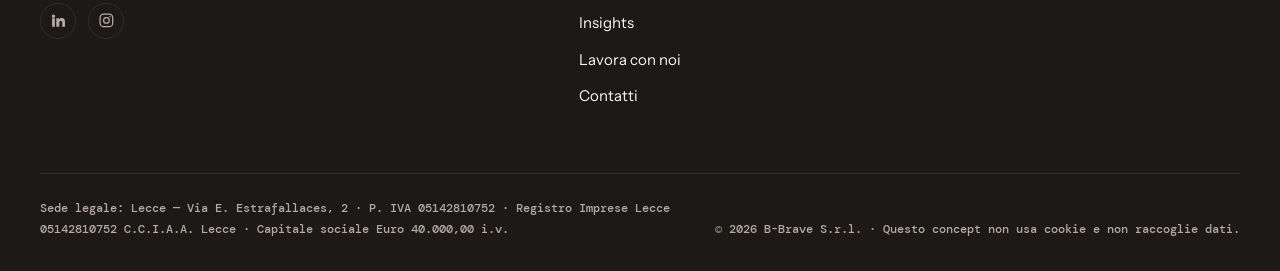
<file: we-do.html>
<!DOCTYPE html>
<html lang="it">
<head>
<meta charset="utf-8">
<meta name="viewport" content="width=device-width, initial-scale=1">
<meta name="robots" content="noindex, nofollow">
<title data-i18n="meta.wedo.title">Cosa facciamo — B-Brave</title>
<meta name="description" data-i18n-attr="content:meta.wedo.desc" content="System integration, consulenza IT, outsourcing e soluzioni proprietarie: B-CRM, B-ETL, IoT e fascicolo sanitario. Servizi software per aziende.">
<meta property="og:type" content="website">
<meta property="og:title" data-i18n-attr="content:meta.wedo.title" content="Cosa facciamo — B-Brave">
<meta property="og:description" data-i18n-attr="content:meta.wedo.desc" content="System integration, consulenza IT, outsourcing e soluzioni proprietarie: B-CRM, B-ETL, IoT e fascicolo sanitario. Servizi software per aziende.">
<meta property="og:image" content="./assets/img/og-cover.png">
<meta name="twitter:card" content="summary_large_image">
<link rel="icon" href="./assets/img/favicon.svg" type="image/svg+xml">
<link rel="stylesheet" href="./assets/css/style.css">
<script>
  /* applico tema e lingua salvati prima che la pagina si disegni, così non
     si vede il cambio. La classe js serve al CSS per sapere che lo scripting
     c'è: senza, non nasconde niente in attesa dell'animazione. */
  document.documentElement.classList.add('js');
  try {
    var t = localStorage.getItem('bb-theme');
    if (t) document.documentElement.dataset.theme = t;
    var l = localStorage.getItem('bb-lang');
    if (l && l !== 'it') document.documentElement.lang = l;
  } catch (e) {}
</script>
</head>

<body data-page="wedo">

<a class="skip-link" href="#main" data-i18n="a11y.skip">Vai al contenuto</a>

<header class="header" id="site-header">
  <div class="container header__inner">
    <a class="logo" href="./index.html">
      <svg class="logo__mark" viewBox="0 0 32 32" aria-hidden="true">
        <g fill="none" stroke="currentColor" stroke-linecap="round">
          <circle cx="16" cy="16" r="13" stroke-width="1.6"/>
          <path d="M16 16 16 3M16 16 27.3 9.5M16 16 6.3 24.7M16 3 4.7 9.5M27.3 9.5 25.7 24.7M25.7 24.7 6.3 24.7" stroke-width="1.2"/>
        </g>
        <g fill="currentColor">
          <circle cx="16" cy="3" r="2"/><circle cx="27.3" cy="9.5" r="2"/>
          <circle cx="25.7" cy="24.7" r="2"/><circle cx="6.3" cy="24.7" r="2"/>
          <circle cx="4.7" cy="9.5" r="2"/><circle cx="16" cy="16" r="2.7"/>
        </g>
      </svg>
      <span class="logo__word">b-brave</span>
    </a>

    <nav class="header__nav" id="site-nav" data-i18n-attr="aria-label:a11y.nav.main" aria-label="Navigazione principale">
      <ul class="nav-list">
        <li><a href="./we-do.html" data-i18n="common.nav.wedo" aria-current="page">Cosa facciamo</a></li>
        <li><a href="./we-are.html" data-i18n="common.nav.weare">Chi siamo</a></li>
        <li><a href="./expertise.html" data-i18n="common.nav.expertise">Competenze</a></li>
        <li><a href="./insights.html" data-i18n="common.nav.insights">Insights</a></li>
        <li><a href="./careers.html" data-i18n="common.nav.careers">Lavora con noi</a></li>
        <li class="nav-list__cta"><a class="btn btn--primary" href="./contacts.html" data-i18n="common.cta.talk">Parliamone</a></li>
      </ul>
    </nav>

    <div class="header__tools">
      <div class="lang" role="group" data-i18n-attr="aria-label:a11y.lang.group" aria-label="Lingua del sito">
        <button type="button" data-lang="it" aria-pressed="true">IT</button>
        <button type="button" data-lang="en" aria-pressed="false">EN</button>
      </div>

      <button class="theme-toggle" type="button" id="theme-toggle" data-i18n-attr="aria-label:a11y.theme" aria-label="Cambia tema chiaro o scuro">
        <svg class="icon-sun" viewBox="0 0 24 24" fill="none" stroke="currentColor" stroke-width="1.7" stroke-linecap="round" aria-hidden="true">
          <circle cx="12" cy="12" r="4.2"/>
          <path d="M12 2.5v2M12 19.5v2M2.5 12h2M19.5 12h2M5.2 5.2l1.4 1.4M17.4 17.4l1.4 1.4M18.8 5.2l-1.4 1.4M6.6 17.4l-1.4 1.4"/>
        </svg>
        <svg class="icon-moon" viewBox="0 0 24 24" fill="none" stroke="currentColor" stroke-width="1.7" stroke-linecap="round" stroke-linejoin="round" aria-hidden="true">
          <path d="M20 14.5A8.5 8.5 0 0 1 9.5 4a8.5 8.5 0 1 0 10.5 10.5Z"/>
        </svg>
      </button>

      <a class="btn btn--primary header__cta" href="./contacts.html" data-i18n="common.cta.talk">Parliamone</a>

    </div>
  </div>
</header>

<main id="main">
  <!-- testata  -->
  <section class="page-hero">
    <div class="container">
      <div class="page-hero__inner">
        <p class="label" data-i18n="wedo.hero.eyebrow">Cosa facciamo</p>
        <h1 data-i18n="wedo.hero.title">Consulenza, progettazione e sviluppo. In quest’ordine.</h1>
        <p class="lead" data-i18n="wedo.hero.lead">Prima si capisce il processo, poi si disegna la soluzione, poi si scrive il codice. Saltare il primo passaggio è il modo più veloce per rifare tutto da capo.</p>
        <nav class="anchor-nav" data-i18n-attr="aria-label:a11y.nav.section">
          <a href="#servizi" data-i18n="wedo.nav.services">Servizi</a>
          <a href="#soluzioni" data-i18n="wedo.nav.solutions">Soluzioni</a>
          <a href="#modelli" data-i18n="wedo.nav.models">Come lavoriamo insieme</a>
        </nav>
      </div>
    </div>
  </section>

  <!-- servizi  -->
  <section class="band" id="servizi">
    <div class="container">
      <div class="section-head" data-reveal>
        <p class="label" data-i18n="wedo.services.label">Servizi</p>
        <h2 data-i18n="wedo.services.title">Quattro modi di entrare in un progetto</h2>
      </div>

      <div class="cards">
        <article class="card card--hover" data-reveal>
          <p class="card__num">01</p>
          <h3 data-i18n="common.area.integration">System Integration</h3>
          <p data-i18n="wedo.services.integration.body">Mettiamo in comunicazione applicativi, gestionali e basi dati che sono nati separati e che nessuno ha voglia di sostituire.</p>
          <ul>
            <li data-i18n="wedo.services.integration.p1">Analisi dei flussi e delle anagrafiche duplicate</li>
            <li data-i18n="wedo.services.integration.p2">API, connettori e sincronizzazioni pianificate</li>
            <li data-i18n="wedo.services.integration.p3">Migrazioni con piano di rientro</li>
          </ul>
        </article>

        <article class="card card--hover" data-reveal>
          <p class="card__num">02</p>
          <h3 data-i18n="wedo.services.consulting.title">Consulenza IT specialistica</h3>
          <p data-i18n="wedo.services.consulting.body">Affianchiamo chi deve decidere: cosa costruire, cosa comprare, cosa spegnere e in che ordine.</p>
          <ul>
            <li data-i18n="wedo.services.consulting.p1">Analisi dei requisiti e dei processi esistenti</li>
            <li data-i18n="wedo.services.consulting.p2">Scelta delle tecnologie e piano di adozione</li>
            <li data-i18n="wedo.services.consulting.p3">Project management sui progetti in corso</li>
          </ul>
        </article>

        <article class="card card--hover" data-reveal>
          <p class="card__num">03</p>
          <h3 data-i18n="wedo.services.outsourcing.title">Outsourcing</h3>
          <p data-i18n="wedo.services.outsourcing.body">Competenze che entrano nel vostro team per il tempo che serve, con la stessa responsabilità di chi è interno.</p>
          <ul>
            <li data-i18n="wedo.services.outsourcing.p1">Sviluppo e manutenzione evolutiva</li>
            <li data-i18n="wedo.services.outsourcing.p2">Presidio applicativo e supporto specialistico</li>
            <li data-i18n="wedo.services.outsourcing.p3">Passaggio di consegne documentato</li>
          </ul>
        </article>

        <article class="card card--hover" data-reveal>
          <p class="card__num">04</p>
          <h3 data-i18n="wedo.services.solutions.title">Soluzioni tecnologiche</h3>
          <p data-i18n="wedo.services.solutions.body">Le nostre piattaforme, quando coprono già il problema: si parte da lì e si personalizza, invece di costruire da zero.</p>
          <ul>
            <li data-i18n="wedo.services.solutions.p1">B-CRM in modalità SaaS</li>
            <li data-i18n="wedo.services.solutions.p2">B-ETL per l’integrazione dei dati</li>
            <li data-i18n="wedo.services.solutions.p3">Soluzioni IoT e fascicolo sanitario</li>
          </ul>
        </article>
      </div>
    </div>
  </section>

  <!-- soluzioni ----------------------------------------------------------------- -->
  <section class="band band--soft" id="soluzioni">
    <div class="container">
      <div class="section-head" data-reveal>
        <p class="label" data-i18n="wedo.solutions.label">Soluzioni</p>
        <h2 data-i18n="wedo.solutions.title">Quattro piattaforme che abbiamo già costruito</h2>
        <p class="lead" data-i18n="wedo.solutions.lead">Nascono da progetti reali e vengono adattate al contesto di chi le adotta. Nessuna delle due parti riparte da un foglio bianco.</p>
      </div>

      <div class="solutions">

        <article class="solution" data-reveal>
          <div class="solution__text">
            <p class="card__num">B-CRM</p>
            <h3 data-i18n="wedo.solutions.crm.title">Un solo posto in cui vive la relazione con il cliente</h3>
            <p data-i18n="wedo.solutions.crm.body">Dal primo contatto al post-vendita, senza che i dati restino nelle caselle di posta delle singole persone. Disponibile in modalità SaaS.</p>
            <ul class="tick-list">
              <li data-i18n="wedo.solutions.crm.p1">Dati aggiornati e condivisi tra le persone che vendono</li>
              <li data-i18n="wedo.solutions.crm.p2">Storico completo di ogni trattativa</li>
              <li data-i18n="wedo.solutions.crm.p3">Integrabile con gestionale e sistemi di fatturazione</li>
            </ul>
          </div>
          <div class="solution__figure">
            <svg viewBox="0 0 400 260" class="diagram" role="img" data-i18n-attr="aria-label:wedo.solutions.crm.alt">
              <g class="diagram__lane">
                <rect x="12" y="16" width="376" height="64" rx="10"/>
                <rect x="12" y="98" width="376" height="64" rx="10"/>
                <rect x="12" y="180" width="376" height="64" rx="10"/>
              </g>
              <g class="diagram__node">
                <rect x="30" y="34" width="72" height="28" rx="6"/>
                <rect x="146" y="34" width="72" height="28" rx="6"/>
                <rect x="262" y="34" width="72" height="28" rx="6"/>
                <rect x="30" y="116" width="72" height="28" rx="6"/>
                <rect x="146" y="116" width="72" height="28" rx="6"/>
                <rect x="30" y="198" width="72" height="28" rx="6"/>
                <rect x="146" y="198" width="72" height="28" rx="6"/>
                <rect x="262" y="198" width="72" height="28" rx="6"/>
              </g>
              <g class="diagram__flow">
                <path d="M102 48h36M218 48h36M102 130h36M218 130c26 0 26 68 44 68M102 212h36M218 212h36"/>
              </g>
              <g class="diagram__label">
                <text x="30" y="88">LEAD</text>
                <text x="30" y="170">DEAL</text>
                <text x="30" y="252">SUPPORT</text>
              </g>
            </svg>
          </div>
        </article>

        <article class="solution solution--reverse" data-reveal>
          <div class="solution__text">
            <p class="card__num">B-ETL</p>
            <h3 data-i18n="wedo.solutions.etl.title">Da dati sparsi a un’unica fonte affidabile</h3>
            <p data-i18n="wedo.solutions.etl.body">Estrazione, trasformazione e caricamento dei dati che oggi vivono in sistemi diversi, con regole scritte una volta e ripetibili ogni notte.</p>
            <ul class="tick-list">
              <li data-i18n="wedo.solutions.etl.p1">Tracciabilità completa dalla sorgente al cruscotto</li>
              <li data-i18n="wedo.solutions.etl.p2">Controlli di qualità sui dati in ingresso</li>
              <li data-i18n="wedo.solutions.etl.p3">Carichi programmati e riprocessabili</li>
            </ul>
          </div>
          <div class="solution__figure">
            <svg viewBox="0 0 400 260" class="diagram" role="img" data-i18n-attr="aria-label:wedo.solutions.etl.alt">
              <g class="diagram__node">
                <rect x="12" y="34" width="76" height="40" rx="8"/>
                <rect x="12" y="110" width="76" height="40" rx="8"/>
                <rect x="12" y="186" width="76" height="40" rx="8"/>
                <rect x="150" y="90" width="90" height="80" rx="10"/>
                <rect x="300" y="100" width="88" height="60" rx="10"/>
              </g>
              <g class="diagram__flow">
                <path d="M88 54c36 0 26 76 62 76M88 130h62M88 206c36 0 26-76 62-76M240 130h60"/>
              </g>
              <g class="diagram__accent">
                <circle cx="195" cy="118" r="5"/>
                <circle cx="195" cy="142" r="5"/>
                <path d="M172 130h46"/>
              </g>
              <g class="diagram__label">
                <text x="12" y="26">ERP</text>
                <text x="12" y="102">CSV</text>
                <text x="12" y="178">API</text>
                <text x="150" y="82">B-ETL</text>
                <text x="300" y="92">DWH</text>
              </g>
            </svg>
          </div>
        </article>

        <article class="solution" data-reveal>
          <div class="solution__text">
            <p class="card__num">IoT</p>
            <h3 data-i18n="wedo.solutions.iot.title">Impianti che iniziano a raccontare cosa stanno facendo</h3>
            <p data-i18n="wedo.solutions.iot.body">Sensori e macchine collegati attraverso un gateway, senza dover sostituire quello che già c’è in produzione.</p>
            <ul class="tick-list">
              <li data-i18n="wedo.solutions.iot.p1">Raccolta dati anche da macchinari non recenti</li>
              <li data-i18n="wedo.solutions.iot.p2">Automazione di attività oggi manuali</li>
              <li data-i18n="wedo.solutions.iot.p3">Allarmi e soglie gestiti centralmente</li>
            </ul>
          </div>
          <div class="solution__figure">
            <svg viewBox="0 0 400 260" class="diagram" role="img" data-i18n-attr="aria-label:wedo.solutions.iot.alt">
              <g class="diagram__lane">
                <circle cx="200" cy="130" r="112"/>
                <circle cx="200" cy="130" r="62"/>
              </g>
              <g class="diagram__flow">
                <path d="M200 42v26M288 130h-26M200 218v-26M112 130h26M138 68l18 18M262 68l-18 18M262 192l-18-18M138 192l18-18"/>
              </g>
              <g class="diagram__node">
                <rect x="170" y="108" width="60" height="44" rx="10"/>
              </g>
              <g class="diagram__accent">
                <circle cx="200" cy="30" r="9"/><circle cx="300" cy="130" r="9"/>
                <circle cx="200" cy="230" r="9"/><circle cx="100" cy="130" r="9"/>
                <circle cx="129" cy="59" r="7"/><circle cx="271" cy="59" r="7"/>
                <circle cx="271" cy="201" r="7"/><circle cx="129" cy="201" r="7"/>
              </g>
              <g class="diagram__label">
                <text x="170" y="100">GATEWAY</text>
              </g>
            </svg>
          </div>
        </article>

        <article class="solution solution--reverse" data-reveal>
          <div class="solution__text">
            <p class="card__num" data-i18n="wedo.solutions.health.num">Fascicolo</p>
            <h3 data-i18n="wedo.solutions.health.title">Il lavoro clinico certificato senza rubare tempo ai reparti</h3>
            <p data-i18n="wedo.solutions.health.body">Documenti, referti e attività raccolti in un fascicolo unico e consultabile, costruito su come lavorano davvero le équipe.</p>
            <ul class="tick-list">
              <li data-i18n="wedo.solutions.health.p1">Meno tempo speso a certificare le attività svolte</li>
              <li data-i18n="wedo.solutions.health.p2">Cronologia completa e consultabile</li>
              <li data-i18n="wedo.solutions.health.p3">Integrazione con i sistemi dipartimentali</li>
            </ul>
          </div>
          <div class="solution__figure">
            <svg viewBox="0 0 400 260" class="diagram" role="img" data-i18n-attr="aria-label:wedo.solutions.health.alt">
              <g class="diagram__node">
                <rect x="24" y="30" width="150" height="200" rx="12"/>
              </g>
              <g class="diagram__flow">
                <path d="M48 70h100M48 96h100M48 122h70M48 160h100M48 186h64"/>
                <path d="M174 130h40"/>
              </g>
              <g class="diagram__lane">
                <rect x="236" y="30" width="140" height="200" rx="12"/>
              </g>
              <g class="diagram__flow">
                <path d="M266 58v148"/>
              </g>
              <g class="diagram__accent">
                <circle cx="266" cy="72" r="7"/><circle cx="266" cy="120" r="7"/>
                <circle cx="266" cy="168" r="7"/>
              </g>
              <g class="diagram__node">
                <rect x="288" y="60" width="72" height="24" rx="6"/>
                <rect x="288" y="108" width="72" height="24" rx="6"/>
                <rect x="288" y="156" width="72" height="24" rx="6"/>
              </g>
            </svg>
          </div>
        </article>

      </div>
    </div>
  </section>

  <!-- come lavoriamo insieme ---------------------------------------------------- -->
  <section class="band" id="modelli">
    <div class="container">
      <div class="section-head" data-reveal>
        <p class="label" data-i18n="wedo.models.label">Come lavoriamo insieme</p>
        <h2 data-i18n="wedo.models.title">Tre formule, la stessa responsabilità</h2>
      </div>

      <div class="cards">
        <article class="card" data-reveal>
          <p class="card__num">01</p>
          <h3 data-i18n="wedo.models.a.title">Progetto a corpo</h3>
          <p data-i18n="wedo.models.a.body">Perimetro definito, tempi e costi concordati prima di partire. Adatto quando il problema è chiaro e il risultato è misurabile.</p>
        </article>
        <article class="card" data-reveal>
          <p class="card__num">02</p>
          <h3 data-i18n="wedo.models.b.title">Team dedicato</h3>
          <p data-i18n="wedo.models.b.body">Un gruppo stabile che lavora solo sul vostro prodotto, con le nostre metodologie e i vostri obiettivi. Adatto ai percorsi lunghi.</p>
        </article>
        <article class="card" data-reveal>
          <p class="card__num">03</p>
          <h3 data-i18n="wedo.models.c.title">Affiancamento</h3>
          <p data-i18n="wedo.models.c.body">Le nostre persone entrano nel vostro team e ne seguono i riti. Adatto quando servono competenze specifiche su un lavoro già avviato.</p>
        </article>
      </div>
    </div>
  </section>

  <!-- chiusura ------------------------------------------------------------------ -->
  <section class="band band--brand closing">
    <div class="container container--narrow">
      <h2 data-i18n="common.closing.title">Raccontateci il problema, non la soluzione.</h2>
      <p class="lead" data-i18n="common.closing.body">Partiamo sempre da lì. Scriveteci: leggiamo tutto e rispondiamo entro due giorni lavorativi.</p>
      <a class="btn btn--light btn--lg" href="./contacts.html">
        <span data-i18n="common.cta.write">Scriveteci</span>
        <svg class="btn__arrow" width="16" height="16" viewBox="0 0 16 16" fill="none" aria-hidden="true"><path d="M3 8h10M9 4l4 4-4 4" stroke="currentColor" stroke-width="1.6" stroke-linecap="round" stroke-linejoin="round"/></svg>
      </a>
    </div>
  </section>
</main>

<footer class="footer band--ink">
  <div class="container">
    <div class="footer__grid">
      <div>
        <a class="logo" href="./index.html">
          <svg class="logo__mark" viewBox="0 0 32 32" aria-hidden="true">
            <g fill="none" stroke="currentColor" stroke-linecap="round">
              <circle cx="16" cy="16" r="13" stroke-width="1.6"/>
              <path d="M16 16 16 3M16 16 27.3 9.5M16 16 6.3 24.7M16 3 4.7 9.5M27.3 9.5 25.7 24.7M25.7 24.7 6.3 24.7" stroke-width="1.2"/>
            </g>
            <g fill="currentColor">
              <circle cx="16" cy="3" r="2"/><circle cx="27.3" cy="9.5" r="2"/>
              <circle cx="25.7" cy="24.7" r="2"/><circle cx="6.3" cy="24.7" r="2"/>
              <circle cx="4.7" cy="9.5" r="2"/><circle cx="16" cy="16" r="2.7"/>
            </g>
          </svg>
          <span class="logo__word">b-brave</span>
        </a>
        <p class="footer__tagline" data-i18n="common.footer.tagline">Consulenza, progettazione e sviluppo software per Healthcare, Finance e Manufacturing.</p>
        <div class="footer__social">
          <a href="https://www.linkedin.com/company/b-brave-software/" target="_blank" rel="noopener" aria-label="LinkedIn">
            <svg viewBox="0 0 24 24" fill="currentColor" aria-hidden="true"><path d="M4.98 3.5A2.5 2.5 0 1 1 5 8.5a2.5 2.5 0 0 1-.02-5M3 9h4v12H3zM9 9h3.8v1.7h.05c.53-.95 1.83-1.95 3.77-1.95 4.03 0 4.78 2.5 4.78 5.76V21h-4v-5.6c0-1.34-.03-3.07-1.9-3.07-1.9 0-2.2 1.46-2.2 2.97V21H9z"/></svg>
          </a>
          <a href="https://www.instagram.com/bbravesrl/" target="_blank" rel="noopener" aria-label="Instagram">
            <svg viewBox="0 0 24 24" fill="none" stroke="currentColor" stroke-width="1.8" aria-hidden="true"><rect x="3" y="3" width="18" height="18" rx="5"/><circle cx="12" cy="12" r="4"/><circle cx="17.2" cy="6.8" r="1.1" fill="currentColor" stroke="none"/></svg>
          </a>
        </div>
      </div>

      <nav data-i18n-attr="aria-label:a11y.nav.footer" aria-label="Mappa del sito">
        <h2 data-i18n="common.footer.sitemap">Sito</h2>
        <div class="footer__links">
          <a href="./we-do.html" data-i18n="common.nav.wedo">Cosa facciamo</a>
          <a href="./we-are.html" data-i18n="common.nav.weare">Chi siamo</a>
          <a href="./expertise.html" data-i18n="common.nav.expertise">Competenze</a>
          <a href="./insights.html" data-i18n="common.nav.insights">Insights</a>
          <a href="./careers.html" data-i18n="common.nav.careers">Lavora con noi</a>
          <a href="./contacts.html" data-i18n="common.nav.contacts">Contatti</a>
        </div>
      </nav>

      <div>
        <h2 data-i18n="common.footer.contact">Contatti</h2>
        <div class="footer__links">
          <a href="mailto:info@b-brave.it">info@b-brave.it</a>
          <span data-i18n="common.footer.address">Via E. Estrafallaces, 2 — 73100 Lecce</span>
        </div>
      </div>
    </div>

    <div class="footer__legal">
      <p data-i18n="common.footer.legal">Sede legale: Lecce — Via E. Estrafallaces, 2 · P. IVA 05142810752 · Registro Imprese Lecce 05142810752 C.C.I.A.A. Lecce · Capitale sociale Euro 40.000,00 i.v.</p>
      <p>© <span id="year">2026</span> B-Brave S.r.l. · <span data-i18n="common.footer.nocookies">Questo concept non usa cookie e non raccoglie dati.</span></p>
    </div>
  </div>
</footer>

<script defer src="./assets/js/translations.js"></script>
<script defer src="./assets/js/script.js"></script>
</body>
</html>
</file>
<file: assets/css/style.css>
/* ===========================================================================
   b-brave — concept di restyling

   Un foglio di stile solo. L’ordine di lettura è
   anche l’ordine della cascata, quindi niente !important e nessuna regola
   più specifica di due classi.

     1. Variabili        5. Bottoni, chip e card
     2. Font e reset     6. Moduli
     3. Testo            7. Footer
     4. Header e menu    8. Blocchi di pagina
   =========================================================================== */

/* --- 1. variabili ----------------------------------------------------------
   Ogni valore usato nel sito nasce qui.

   --c-brand riempie, --c-brand-text scrive: il rosso pieno su fondo scuro sta
   a 3.5:1 e non passerebbe il contrasto minimo, quindi sul lato scuro la
   variabile di testo è schiarita.
   -------------------------------------------------------------------------- */

:root {
  color-scheme: light dark;

  /* superfici */
  --c-surface-1:   light-dark(#FAF7F5, #16100F); /* pagina */
  --c-surface-0:   light-dark(#FFFFFF, #1C1816); /* card */
  --c-surface-2:   light-dark(#F6EEEC, #251B1A); /* fasce alternate */
  --c-surface-3:   light-dark(#EDE0DD, #2E2221); /* usato di rado */
  --c-surface-ink: light-dark(#1C1917, #221D1A); /* fascia scura */

  /* testo */
  --c-text:        light-dark(#1C1917, #F2EDE7);
  --c-text-muted:  light-dark(#57514D, #B4AAA2);
  --c-text-subtle: light-dark(#706862, #968C85);
  --c-text-invert: light-dark(#FAF8F5, #F2EDE7);

  /* il rosso del marchio */
  --c-brand:        #C4323D;                       /* fisso, mai tematizzato */
  --c-brand-strong: light-dark(#A32832, #D1424D);  /* hover e click */
  --c-brand-deep:   #7E1F27;
  --c-brand-text:   light-dark(#A32832, #E8737C);  /* il rosso quando fa da testo */
  --c-brand-tint:   light-dark(#F9EAEB, #2A1618);
  --c-brand-tint-2: light-dark(#F0D4D6, #3A1D20);

  /* filetti e focus */
  --c-border:        light-dark(#E8DCD8, #322726);
  --c-border-strong: light-dark(#D6C6C1, #403332);
  --c-focus:         light-dark(#7E1F27, #FFD9DC);

  /* tipografia */
  --font-sans: "Instrument Sans", "Segoe UI", system-ui, -apple-system, sans-serif;
  --font-mono: "DM Mono", ui-monospace, "Cascadia Mono", "Consolas", monospace;

  --fs-2xs:  0.75rem;
  --fs-xs:   clamp(0.8125rem, 0.79rem + 0.10vw, 0.875rem);
  --fs-sm:   clamp(0.875rem,  0.85rem + 0.12vw, 0.9375rem);
  --fs-base: clamp(1rem,      0.96rem + 0.18vw, 1.0625rem);
  --fs-md:   clamp(1.0625rem, 1.00rem + 0.30vw, 1.1875rem);
  --fs-lg:   clamp(1.25rem,   1.15rem + 0.45vw, 1.5rem);
  --fs-xl:   clamp(1.5rem,    1.37rem + 0.58vw, 1.875rem);
  --fs-2xl:  clamp(1.875rem,  1.70rem + 0.77vw, 2.375rem);
  --fs-3xl:  clamp(2.25rem,   1.99rem + 1.15vw, 3rem);
  --fs-hero: clamp(2.5rem,    2.07rem + 1.92vw, 3.75rem);

  --lh-tight:   1.06;
  --lh-heading: 1.15;
  --lh-lead:    1.55;
  --lh-body:    1.65;

  --ls-hero:    -0.025em;
  --ls-heading: -0.015em;
  --ls-label:    0.12em;

  --measure:        68ch;

  /* spaziature */
  --sp-1: 0.25rem;
  --sp-2: 0.5rem;
  --sp-3: 0.75rem;
  --sp-4: 1rem;
  --sp-5: 1.5rem;
  --sp-6: 2rem;
  --sp-7: 3rem;
  --sp-8: 4rem;
  --sp-9: 6rem;

  --section-y:        clamp(3.5rem, 2rem + 6vw, 7.5rem);
  --container:        1200px;
  --container-narrow: 760px;
  --gutter:           clamp(1.25rem, 0.8rem + 2vw, 3rem);
  --header-h:         4.5rem;

  /* angoli e ombre */
  --r-xs: 4px;
  --r-sm: 8px;
  --r-md: 12px;
  --r-lg: 18px;
  --r-pill: 999px;

  /* ombre calde, non grigio-blu: sul fondo avorio stanno meglio.
     in scuro un'ombra non si vede, quindi diventa un filetto */
  --sh-2: light-dark(0 2px 4px rgba(28, 25, 23, 0.04), 0 0 0 1px #2E2825),
          light-dark(0 12px 28px -10px rgba(28, 25, 23, 0.14), 0 0 0 0 transparent);
  --sh-brand: 0 8px 24px -8px rgba(196, 50, 61, 0.35);

  /* transizioni */
  --t-fast: 140ms cubic-bezier(0.2, 0.6, 0.3, 1);
  --t-base: 240ms cubic-bezier(0.2, 0.6, 0.3, 1);
  --t-slow: 520ms cubic-bezier(0.16, 1, 0.3, 1);

  /* livelli */
  --z-header: 100;
  --z-skip:   300;
}

[data-theme="light"] { color-scheme: light; }
[data-theme="dark"]  { color-scheme: dark; }

/* --- 2. font e reset ----------------------------------------------------- */
/* --- font ------------------------------------------------------------------
   Stanno dentro il progetto scaricati invece di arrivare da Google: il sito funziona
   offline e non fa nessuna richiesta a terzi.
   */

@font-face {
  font-family: "Instrument Sans";
  src: url("../fonts/instrument-sans-variable-latin.woff2") format("woff2");
  font-weight: 400 700;
  font-style: normal;
  font-display: swap;
}

@font-face {
  font-family: "DM Mono";
  src: url("../fonts/dm-mono-500-latin.woff2") format("woff2");
  font-weight: 500;
  font-style: normal;
  font-display: swap;
}

/* reset */

*,
*::before,
*::after { box-sizing: border-box; }

html {
  -webkit-text-size-adjust: 100%;
  scroll-behavior: smooth;
  scroll-padding-top: var(--sp-5);
}

@media (min-width: 900px) {
  html { scroll-padding-top: calc(var(--header-h) + var(--sp-5)); }
}

body,
h1, h2, h3, h4, p,
figure, blockquote, dl, dd, ul, ol {
  margin: 0;
}

ul[class], ol[class] {
  padding: 0;
  list-style: none;
}

body {
  min-height: 100vh;
  background: var(--c-surface-1);
  color: var(--c-text);
  font-family: var(--font-sans);
  font-size: var(--fs-base);
  line-height: var(--lh-body);
  font-synthesis-weight: none;
  -webkit-font-smoothing: antialiased;
  text-rendering: optimizeLegibility;
}

img, svg, video {
  display: block;
  max-width: 100%;
  height: auto;
}

input, button, textarea, select {
  font: inherit;
  color: inherit;
}

button { background: none; }

/* testo */

h1, h2, h3, h4 {
  font-weight: 700;
  line-height: var(--lh-heading);
  letter-spacing: var(--ls-heading);
  text-wrap: balance;
}

h1 { font-size: var(--fs-3xl); line-height: var(--lh-tight); }
h2 { font-size: var(--fs-2xl); }
h3 { font-size: var(--fs-xl); }
h4 { font-size: var(--fs-lg); }

p { text-wrap: pretty; }

a {
  color: inherit;
  text-decoration-color: color-mix(in srgb, currentColor 35%, transparent);
  text-underline-offset: 0.18em;
}

a:hover { text-decoration-color: currentColor; }

strong { font-weight: 700; }

::selection {
  background: var(--c-brand);
  color: #fff;
}

.lead {
  max-width: var(--measure);
  font-size: var(--fs-md);
  line-height: var(--lh-lead);
  color: var(--c-text-muted);
}

.label {
  display: inline-block;
  font-family: var(--font-mono);
  font-size: var(--fs-2xs);
  font-weight: 500;
  letter-spacing: var(--ls-label);
  text-transform: uppercase;
  color: var(--c-brand-text);
}

.accent { color: var(--c-brand-text); }

/* --- 3. testo, accessibilità e impalcatura ------------------------------- */

:focus-visible {
  outline: 2px solid var(--c-focus);
  outline-offset: 3px;
  border-radius: var(--r-xs);
}

.visually-hidden {
  position: absolute;
  width: 1px;
  height: 1px;
  padding: 0;
  margin: -1px;
  overflow: hidden;
  clip-path: inset(50%);
  white-space: nowrap;
}

.skip-link {
  position: fixed;
  top: var(--sp-3);
  left: var(--sp-3);
  z-index: var(--z-skip);
  padding: var(--sp-3) var(--sp-5);
  background: var(--c-brand);
  color: #fff;
  font-weight: 600;
  text-decoration: none;
  border-radius: var(--r-sm);
  transform: translateY(-200%);
  transition: transform var(--t-fast);
}

.skip-link:focus-visible { transform: translateY(0); }

@media (prefers-reduced-motion: reduce) {
  html { scroll-behavior: auto; }

  *,
  *::before,
  *::after {
    animation-duration: 0.01ms !important;
    animation-iteration-count: 1 !important;
    transition-duration: 0.01ms !important;
  }
}

@media (forced-colors: active) {
  .btn,
  .card,
  .chip { border: 1px solid ButtonBorder; }
}

/* impalcatura */

.container {
  width: min(100% - var(--gutter) * 2, var(--container));
  margin-inline: auto;
}

.container--narrow { max-width: var(--container-narrow); }

.band { padding-block: var(--section-y); }

.band--soft { background: var(--c-surface-2); }

.band--ink {
  background: var(--c-surface-ink);
  color: var(--c-text-invert);
  --c-text: var(--c-text-invert);
  --c-text-muted: #B4AAA2;
  --c-border: #332C28;
  --c-brand-text: #E8737C;
}

.band--brand {
  background: var(--c-brand);
  color: #fff;
  --c-text: #fff;
  --c-text-muted: rgba(255, 255, 255, 0.82);
  --c-border: rgba(255, 255, 255, 0.28);
}

.cards {
  display: grid;
  gap: var(--sp-5);
  grid-template-columns: repeat(auto-fit, minmax(17rem, 1fr));
}

.stack > * + * { margin-top: var(--sp-4); }

/* il filetto rosso a sinistra del titolo sfora di 24px sotto il blocco:
   "Go the extra mile" preso alla lettera */
.section-head {
  position: relative;
  max-width: var(--measure);
  padding-left: var(--sp-5);
  margin-bottom: var(--sp-7);
}

.section-head::before {
  content: "";
  position: absolute;
  inset-block: 0 -24px;
  left: 0;
  width: 3px;
  background: var(--c-brand);
}

.section-head > * + * { margin-top: var(--sp-3); }

/* comparsa allo scroll: agganciata a html.js */

.js [data-reveal] {
  opacity: 0;
  transform: translateY(12px);
  transition: opacity var(--t-slow), transform var(--t-slow);
}

.js [data-reveal].is-visible {
  opacity: 1;
  transform: none;
}

@media (prefers-reduced-motion: reduce) {
  .js [data-reveal] {
    opacity: 1;
    transform: none;
  }
}

/* --- 4. logo, header e menu ---------------------------------------------- */

.logo {
  display: inline-flex;
  align-items: center;
  gap: var(--sp-3);
  flex: none;
  white-space: nowrap;
  text-decoration: none;
  color: var(--c-text);
}

.logo__mark {
  width: 2rem;
  height: 2rem;
  color: var(--c-brand);
  flex: none;
  transition: transform var(--t-slow);
}

.logo:hover .logo__mark { transform: rotate(-24deg); }

.logo__word {
  font-family: var(--font-mono);
  font-size: 1.375rem;
  font-weight: 500;
  letter-spacing: -0.02em;
}

/* header */

.header {
  position: sticky;
  top: 0;
  z-index: var(--z-header);
  background: var(--c-surface-1);
  border-top: 4px solid var(--c-brand);
  border-bottom: 1px solid transparent;
  transition: border-bottom-color var(--t-base), background-color var(--t-base);
}

@supports (backdrop-filter: blur(12px)) {
  .header {
    background: color-mix(in srgb, var(--c-surface-1) 88%, transparent);
    backdrop-filter: blur(12px);
  }
}

.header.is-scrolled { border-bottom-color: var(--c-border); }

.header__inner {
  display: flex;
  align-items: center;
  gap: var(--sp-5);
  min-height: var(--header-h);
}

.header__nav { margin-left: auto; }

.nav-list {
  display: flex;
  align-items: center;
  gap: var(--sp-5);
}

.nav-list a {
  position: relative;
  display: inline-block;
  font-size: var(--fs-sm);
  font-weight: 500;
  text-decoration: none;
  padding-block: var(--sp-2);
  color: var(--c-text-muted);
  transition: color var(--t-fast);
}

.nav-list a:hover { color: var(--c-text); }

.nav-list a::after {
  content: "";
  position: absolute;
  left: 0;
  bottom: 0;
  width: 100%;
  height: 2px;
  background: var(--c-brand);
  transform: scaleX(0);
  transform-origin: left;
  transition: transform var(--t-base);
}

.nav-list a:hover::after,
.nav-list a[aria-current="page"]::after { transform: scaleX(1); }

.nav-list a[aria-current="page"] { color: var(--c-text); }

.header__tools {
  display: flex;
  align-items: center;
  gap: var(--sp-3);
  margin-left: auto;
}

/* selettore lingua */

.lang {
  display: inline-flex;
  border: 1px solid var(--c-border);
  border-radius: var(--r-pill);
  padding: 2px;
}

.lang button {
  border: 0;
  cursor: pointer;
  padding: 0.25rem 0.6rem;
  border-radius: var(--r-pill);
  font-family: var(--font-mono);
  font-size: var(--fs-2xs);
  font-weight: 500;
  letter-spacing: 0.06em;
  color: var(--c-text-subtle);
  transition: background-color var(--t-fast), color var(--t-fast);
}

.lang button[aria-pressed="true"] {
  background: var(--c-brand);
  color: #fff;
}

/* chiaro / scuro */

.theme-toggle {
  display: grid;
  place-items: center;
  width: 2.25rem;
  height: 2.25rem;
  border: 1px solid var(--c-border);
  border-radius: var(--r-pill);
  cursor: pointer;
  color: var(--c-text-muted);
  transition: color var(--t-fast), border-color var(--t-fast);
}

.theme-toggle:hover {
  color: var(--c-text);
  border-color: var(--c-border-strong);
}

.theme-toggle svg { width: 1.05rem; height: 1.05rem; }
.theme-toggle .icon-moon { display: none; }

[data-theme="dark"] .theme-toggle .icon-sun { display: none; }
[data-theme="dark"] .theme-toggle .icon-moon { display: block; }

@media (prefers-color-scheme: dark) {
  :root:not([data-theme="light"]) .theme-toggle .icon-sun { display: none; }
  :root:not([data-theme="light"]) .theme-toggle .icon-moon { display: block; }
}

/* --- header compatto -------------------------------------------------------
   Sotto i 900px il menu non si nasconde dietro un bottone: va a capo sotto il
   logo e resta sempre visibile. Cinque voci più il pulsante stanno in due
   righe, e non serve JavaScript per raggiungerle.
   -------------------------------------------------------------------------- */

@media (min-width: 900px) {
  .nav-list__cta { display: none; }
}

@media (max-width: 899px) {
  /* due righe di intestazione fissate su un telefono sono troppe */
  .header {
    position: static;
    border-bottom-color: var(--c-border);
  }

  .header__inner {
    flex-wrap: wrap;
    gap: var(--sp-4);
    min-height: 3.5rem;
  }

  .header__nav {
    position: relative;
    order: 3;
    width: 100%;
    margin-left: 0;
    border-top: 1px solid var(--c-border);
  }

  /* la sfumatura a destra dice che il menu continua oltre il bordo */
  .header__nav::after {
    content: "";
    position: absolute;
    inset-block: 1px 0;
    right: 0;
    width: var(--sp-5);
    pointer-events: none;
    background: linear-gradient(to right, transparent, var(--c-surface-1));
  }

  /* una riga sola che scorre di lato: se le voci non entrano si trascinano,
     non vanno a capo */
  .nav-list {
    flex-wrap: nowrap;
    gap: var(--sp-4);
    padding-block: var(--sp-1);
    overflow-x: auto;
    scrollbar-width: none;
    scroll-snap-type: x proximity;
  }

  .nav-list::-webkit-scrollbar { display: none; }

  .nav-list li {
    flex: none;
    scroll-snap-align: start;
  }


  .nav-list a {
    display: block;
    padding-block: 0.7rem;
    font-size: var(--fs-xs);
    white-space: nowrap;
    color: var(--c-text);
  }

  .nav-list a[aria-current="page"] { color: var(--c-brand-text); }

  .nav-list__cta a {
    padding: 0.45rem 0.9rem;
    font-size: var(--fs-2xs);
  }

  .nav-list__cta a::after { display: none; }

  .header__tools .header__cta { display: none; }
}

/* --- 5. bottoni, chip e card --------------------------------------------- */

.btn {
  display: inline-flex;
  align-items: center;
  justify-content: center;
  gap: var(--sp-2);
  padding: 0.75rem 1.4rem;
  border: 1px solid transparent;
  border-radius: var(--r-pill);
  font-size: var(--fs-sm);
  font-weight: 600;
  text-decoration: none;
  cursor: pointer;
  transition: background-color var(--t-fast), border-color var(--t-fast),
              color var(--t-fast), transform var(--t-fast);
}

.btn:active { transform: translateY(1px); }

.btn--primary {
  background: var(--c-brand);
  color: #fff;
  box-shadow: var(--sh-brand);
}

.btn--primary:hover { background: var(--c-brand-strong); }

.btn--ghost {
  border-color: var(--c-border-strong);
  color: var(--c-text);
}

.btn--ghost:hover {
  border-color: var(--c-text);
  background: var(--c-surface-0);
}

.btn--light {
  background: #fff;
  color: var(--c-brand-deep);
}

.btn--light:hover { background: rgba(255, 255, 255, 0.88); }

.btn--lg {
  padding: 0.95rem 1.8rem;
  font-size: var(--fs-base);
}

.btn__arrow { transition: transform var(--t-base); }
.btn:hover .btn__arrow { transform: translateX(3px); }

/* link con la freccia che scorre */

.link-arrow {
  display: inline-flex;
  align-items: center;
  gap: var(--sp-2);
  font-weight: 600;
  font-size: var(--fs-sm);
  color: var(--c-brand-text);
  text-decoration: none;
}

.link-arrow svg {
  width: 1rem;
  height: 1rem;
  transition: transform var(--t-base);
}

.link-arrow:hover svg { transform: translateX(4px); }

/* chip e tag */

.chip {
  display: inline-flex;
  align-items: center;
  gap: var(--sp-2);
  padding: 0.4rem 0.9rem;
  border: 1px solid var(--c-border);
  border-radius: var(--r-pill);
  background: var(--c-surface-0);
  font-family: var(--font-mono);
  font-size: var(--fs-2xs);
  font-weight: 500;
  letter-spacing: 0.06em;
  text-transform: uppercase;
  color: var(--c-text-muted);
  cursor: pointer;
  transition: border-color var(--t-fast), color var(--t-fast),
              background-color var(--t-fast);
}

.chip:hover {
  border-color: var(--c-brand);
  color: var(--c-text);
}

.chip[aria-pressed="true"] {
  background: var(--c-brand);
  border-color: var(--c-brand);
  color: #fff;
}

.chip-row {
  display: flex;
  flex-wrap: wrap;
  gap: var(--sp-3);
}

.tag {
  display: inline-block;
  padding: 0.25rem 0.6rem;
  border: 1px solid var(--c-brand-tint-2);
  border-radius: var(--r-xs);
  background: var(--c-brand-tint);
  font-family: var(--font-mono);
  font-size: var(--fs-2xs);
  letter-spacing: 0.06em;
  text-transform: uppercase;
  color: var(--c-brand-text);
}

/* card */

.card {
  display: flex;
  flex-direction: column;
  align-items: flex-start;
  gap: var(--sp-3);
  padding: var(--sp-6);
  background: var(--c-surface-0);
  border: 1px solid var(--c-border);
  border-radius: var(--r-lg);
  transition: border-color var(--t-base), transform var(--t-base),
              box-shadow var(--t-base);
}

.card--hover:hover {
  border-color: var(--c-brand);
  transform: translateY(-4px);
  box-shadow: var(--sh-2);
}

.card__num {
  font-family: var(--font-mono);
  font-size: var(--fs-2xs);
  font-weight: 500;
  letter-spacing: var(--ls-label);
  color: var(--c-brand-text);
}

.card__icon {
  width: 2.5rem;
  height: 2.5rem;
  color: var(--c-brand);
}

.card h3 { font-size: var(--fs-lg); }

.card p {
  color: var(--c-text-muted);
  font-size: var(--fs-sm);
  line-height: var(--lh-lead);
}

.card ul {
  display: grid;
  gap: var(--sp-2);
  padding: 0;
  list-style: none;
  font-size: var(--fs-sm);
  color: var(--c-text-muted);
}

.card ul li {
  position: relative;
  padding-left: var(--sp-4);
}

.card ul li::before {
  content: "";
  position: absolute;
  left: 0;
  top: 0.62em;
  width: 5px;
  height: 5px;
  border-radius: 50%;
  background: var(--c-brand);
}

/* --- 6. moduli ----------------------------------------------------------- */

.form { display: grid; gap: var(--sp-5); }

.form[hidden],
.form__success[hidden] { display: none; }

.form__row { display: grid; gap: var(--sp-5); }

@media (min-width: 560px) {
  .form__row--2 { grid-template-columns: 1fr 1fr; }
}

.field { display: grid; gap: var(--sp-2); }

.field label {
  font-size: var(--fs-sm);
  font-weight: 600;
}

.field .optional {
  font-weight: 400;
  color: var(--c-text-subtle);
}

.field input,
.field select,
.field textarea {
  width: 100%;
  padding: 0.8rem 1rem;
  background: var(--c-surface-0);
  border: 1px solid var(--c-border-strong);
  border-radius: var(--r-sm);
  font-size: var(--fs-sm);
  transition: border-color var(--t-fast), box-shadow var(--t-fast);
}

.field textarea {
  min-height: 9rem;
  resize: vertical;
}

.field input:focus,
.field select:focus,
.field textarea:focus {
  outline: none;
  border-color: var(--c-brand);
  box-shadow: 0 0 0 3px var(--c-brand-tint);
}

.field input[aria-invalid="true"],
.field textarea[aria-invalid="true"],
.field select[aria-invalid="true"] { border-color: var(--c-brand); }

.field__error {
  font-size: var(--fs-xs);
  color: var(--c-brand-text);
  min-height: 1.1em;
}

.field--check {
  grid-template-columns: auto 1fr;
  align-items: start;
  gap: var(--sp-3);
}

.field--check input {
  width: 1.1rem;
  height: 1.1rem;
  margin-top: 0.25rem;
  accent-color: var(--c-brand);
}

.field--check label {
  font-weight: 400;
  font-size: var(--fs-sm);
  color: var(--c-text-muted);
}

.form__summary {
  padding: var(--sp-4) var(--sp-5);
  border: 1px solid var(--c-brand);
  border-radius: var(--r-md);
  background: var(--c-brand-tint);
  font-size: var(--fs-sm);
}

.form__summary[hidden] { display: none; }

.form__summary p {
  font-weight: 600;
  margin-bottom: var(--sp-2);
}

.form__summary ul {
  display: grid;
  gap: var(--sp-1);
  padding-left: var(--sp-5);
}

.form__success {
  display: grid;
  gap: var(--sp-3);
  padding: var(--sp-7);
  border: 1px solid var(--c-border);
  border-radius: var(--r-lg);
  background: var(--c-surface-0);
  text-align: center;
}

.form__success svg {
  width: 2.5rem;
  height: 2.5rem;
  margin-inline: auto;
  color: var(--c-brand);
}

.form__note {
  margin-top: var(--sp-4);
  max-width: 48ch;
  font-size: var(--fs-xs);
  line-height: 1.6;
  color: var(--c-text-subtle);
}

/* --- 7. footer ----------------------------------------------------------- */

.footer { padding-block: var(--sp-8) var(--sp-6); }

.footer__grid {
  display: grid;
  gap: var(--sp-7);
  grid-template-columns: 1fr;
}

@media (min-width: 760px) {
  .footer__grid { grid-template-columns: 1.6fr 1fr 1fr; }
}

.footer .logo { color: var(--c-text-invert); }
.footer .logo__mark { color: var(--c-brand-text); }

.footer__tagline {
  margin-top: var(--sp-4);
  max-width: 34ch;
  color: var(--c-text-muted);
  font-size: var(--fs-sm);
}

.footer h2 {
  font-family: var(--font-mono);
  font-size: var(--fs-2xs);
  font-weight: 500;
  letter-spacing: var(--ls-label);
  text-transform: uppercase;
  color: var(--c-text-muted);
  margin-bottom: var(--sp-4);
}

.footer__links {
  display: grid;
  gap: var(--sp-3);
  font-size: var(--fs-sm);
}

.footer__links a { text-decoration: none; }
.footer__links a:hover { color: var(--c-brand-text); }

.footer__social {
  display: flex;
  gap: var(--sp-3);
  margin-top: var(--sp-5);
}

.footer__social a {
  display: grid;
  place-items: center;
  width: 2.25rem;
  height: 2.25rem;
  border: 1px solid var(--c-border);
  border-radius: var(--r-pill);
  color: var(--c-text-muted);
  transition: color var(--t-fast), border-color var(--t-fast);
}

.footer__social a:hover {
  color: var(--c-brand-text);
  border-color: var(--c-brand-text);
}

.footer__social svg { width: 1.05rem; height: 1.05rem; }

.footer__legal {
  margin-top: var(--sp-8);
  padding-top: var(--sp-5);
  border-top: 1px solid var(--c-border);
  display: grid;
  gap: var(--sp-3);
  font-family: var(--font-mono);
  font-size: var(--fs-2xs);
  line-height: 1.7;
  color: var(--c-text-muted);
}

@media (min-width: 900px) {
  .footer__legal {
    grid-template-columns: 1fr auto;
    align-items: end;
  }
}

/* --- 8. blocchi di pagina ------------------------------------------------ */

/* testata usata da tutte le pagine tranne la home */
.page-hero {
  padding-block: clamp(3rem, 2rem + 4vw, 5.5rem) clamp(2.5rem, 2rem + 3vw, 4rem);
  border-bottom: 1px solid var(--c-border);
}

.page-hero__inner { max-width: 46rem; }
.page-hero h1 { margin-block: var(--sp-3) var(--sp-4); }

.anchor-nav {
  display: flex;
  flex-wrap: wrap;
  gap: var(--sp-3) var(--sp-5);
  margin-top: var(--sp-6);
  font-size: var(--fs-sm);
}

.anchor-nav a {
  text-decoration: none;
  color: var(--c-text-muted);
  border-bottom: 1px solid var(--c-border-strong);
  padding-bottom: 2px;
  transition: color var(--t-fast), border-color var(--t-fast);
}

.anchor-nav a:hover {
  color: var(--c-text);
  border-color: var(--c-brand);
}

.section-head--split {
  display: flex;
  flex-wrap: wrap;
  align-items: end;
  justify-content: space-between;
  gap: var(--sp-5);
  max-width: none;
}

.section-head--split > * + * { margin-top: 0; }

/* la fascia rossa che chiude ogni pagina */
.statement { text-align: center; }
.statement h2 { font-size: var(--fs-2xl); }
.statement p {
  max-width: 52ch;
  margin: var(--sp-5) auto var(--sp-7);
  color: var(--c-text-muted);
  font-size: var(--fs-md);
}

.manifesto { text-align: center; }

.manifesto blockquote p {
  font-size: var(--fs-xl);
  line-height: 1.4;
  letter-spacing: var(--ls-heading);
  text-wrap: balance;
}

.manifesto__claim {
  margin-top: var(--sp-6);
  font-family: var(--font-mono);
  font-size: var(--fs-sm);
  letter-spacing: var(--ls-label);
  text-transform: uppercase;
  color: var(--c-brand-text);
}

.closing { text-align: center; }
.closing .lead { margin: var(--sp-4) auto var(--sp-7); }

/* home */

.hero { padding-block: clamp(2.5rem, 1rem + 6vw, 6rem) clamp(3rem, 2rem + 5vw, 6.5rem); }

.hero__inner {
  display: grid;
  gap: clamp(2.5rem, 6vw, 4.5rem);
  align-items: center;
}

@media (min-width: 900px) {
  .hero__inner { grid-template-columns: 7fr 5fr; }
}

.hero h1 {
  font-size: var(--fs-hero);
  letter-spacing: var(--ls-hero);
  margin-block: var(--sp-4) var(--sp-5);
}

.hero h1 em { font-style: normal; }

.hero__actions {
  display: flex;
  flex-wrap: wrap;
  gap: var(--sp-4);
  margin-top: var(--sp-7);
}

.hero__sectors { margin-top: var(--sp-8); }
.hero__sectors .label { margin-bottom: var(--sp-3); }

/* altezza riservata: scegliendo un settore la pagina non salta */
.hero__note {
  margin-top: var(--sp-4);
  max-width: 48ch;
  min-height: 3.2em;
  font-size: var(--fs-sm);
  line-height: var(--lh-lead);
  color: var(--c-text-muted);
}

/* la rete dell'hero, disegnata a partire dal marchio */

.graph {
  width: 100%;
  max-width: 28rem;
  margin-inline: auto;
  color: var(--c-brand);
  overflow: visible;
}

.graph__halo {
  fill: var(--c-brand-tint);
}

.graph__ring {
  fill: none;
  stroke: var(--c-border-strong);
  stroke-width: 1;
  stroke-dasharray: 3 7;
}

.graph__edges { stroke-width: 1.5; }

.graph__edges g,
.graph__nodes g { transition: opacity var(--t-base); }

.js .graph__edges line {
  stroke-dasharray: 420;
  stroke-dashoffset: 420;
  animation: graph-draw 1.1s cubic-bezier(0.16, 1, 0.3, 1) forwards;
}

.js .graph__nodes circle {
  opacity: 0;
  animation: graph-pop 0.5s ease-out 0.5s forwards;
}

.graph .g-health line   { animation-delay: 0.15s; }
.graph .g-finance line  { animation-delay: 0.3s; }
.graph .g-manufacturing line { animation-delay: 0.45s; }

@keyframes graph-draw { to { stroke-dashoffset: 0; } }
@keyframes graph-pop  { to { opacity: 1; } }

.graph .is-pulsing { animation: graph-pop 0.5s ease-out 0.5s forwards, graph-pulse 3.2s ease-in-out 1.2s infinite; }

@keyframes graph-pulse {
  0%, 100% { r: 6.5; }
  50%      { r: 8.5; }
}

/* spengo solo gli altri due invece di spegnere tutto e riaccendere: così non
   ci sono due regole che litigano sullo stesso elemento */
.graph[data-highlight="health"] :is(.g-finance, .g-manufacturing),
.graph[data-highlight="finance"] :is(.g-health, .g-manufacturing),
.graph[data-highlight="manufacturing"] :is(.g-health, .g-finance) { opacity: 0.14; }

@media (prefers-reduced-motion: reduce) {
  .js .graph__edges line { stroke-dashoffset: 0; animation: none; }
  .js .graph__nodes circle { opacity: 1; animation: none; }
}

/* le card dei settori tengono gli elenchi allineati in basso */
.cards--sectors .card { gap: var(--sp-4); }
.cards--sectors .card ul { margin-top: auto; padding-top: var(--sp-2); }

/* elenco delle competenze */

.capabilities { display: grid; gap: var(--sp-7); }

@media (min-width: 900px) {
  .capabilities {
    grid-template-columns: 5fr 7fr;
    gap: var(--sp-9);
    align-items: start;
  }
  .capabilities__head {
    position: sticky;
    top: calc(var(--header-h) + var(--sp-7));
  }
}

.cap-list { display: grid; }

.cap-list li { border-top: 1px solid var(--c-border); }
.cap-list li:last-child { border-bottom: 1px solid var(--c-border); }

.cap-list a {
  display: grid;
  grid-template-columns: auto 1fr auto;
  align-items: center;
  column-gap: var(--sp-4);
  row-gap: var(--sp-1);
  padding-block: var(--sp-5);
  text-decoration: none;
  transition: padding-left var(--t-base);
}

.cap-list a:hover { padding-left: var(--sp-3); }

.cap-list__num {
  grid-column: 1;
  grid-row: 1 / span 2;
  font-family: var(--font-mono);
  font-size: var(--fs-2xs);
  color: var(--c-text-subtle);
}

.cap-list__name {
  grid-column: 2;
  grid-row: 1;
  font-size: var(--fs-lg);
  font-weight: 600;
  letter-spacing: var(--ls-heading);
}

.cap-list__desc {
  grid-column: 2;
  grid-row: 2;
  font-size: var(--fs-sm);
  color: var(--c-text-muted);
}

.cap-list svg {
  grid-column: 3;
  grid-row: 1 / span 2;
  width: 1.25rem;
  height: 1.25rem;
  color: var(--c-brand);
  opacity: 0;
  transform: translateX(-6px);
  transition: opacity var(--t-base), transform var(--t-base);
}

.cap-list a:hover svg,
.cap-list a:focus-visible svg {
  opacity: 1;
  transform: none;
}

/* la striscia dei fatti */

.proof {
  display: grid;
  gap: var(--sp-6);
  border-top: 1px solid var(--c-border);
  padding-top: var(--sp-6);
}

@media (min-width: 760px) {
  .proof { grid-template-columns: repeat(3, 1fr); gap: var(--sp-7); }
}

.proof__key {
  font-family: var(--font-mono);
  font-size: var(--fs-2xs);
  letter-spacing: var(--ls-label);
  text-transform: uppercase;
  color: var(--c-brand-text);
  margin-bottom: var(--sp-3);
}

.proof__val {
  font-size: var(--fs-sm);
  color: var(--c-text-muted);
  line-height: var(--lh-lead);
}

.post h3 { font-size: var(--fs-lg); }

/* --- blocchi usati dalle pagine interne  */

.tick-list {
  display: grid;
  gap: var(--sp-3);
  padding: 0;
  list-style: none;
  font-size: var(--fs-sm);
  color: var(--c-text-muted);
}

.tick-list li {
  position: relative;
  padding-left: var(--sp-6);
}

.tick-list li::before {
  content: "";
  position: absolute;
  left: 0;
  top: 0.45em;
  width: 12px;
  height: 7px;
  border-left: 1.5px solid var(--c-brand);
  border-bottom: 1.5px solid var(--c-brand);
  transform: rotate(-45deg);
}

.outcome {
  margin-top: var(--sp-5);
  padding: var(--sp-4) var(--sp-5);
  background: var(--c-brand-tint);
  border-radius: var(--r-md);
  font-size: var(--fs-sm);
}

.outcome .label { display: block; margin-bottom: var(--sp-1); }

.chip-row--static { margin-top: var(--sp-4); }

/* i diagrammi  un solo spessore, una sola palette */

.diagram { width: 100%; }

.diagram__lane {
  fill: none;
  stroke: var(--c-border-strong);
  stroke-width: 1.5;
  stroke-dasharray: 4 6;
}

.diagram__node {
  fill: var(--c-surface-0);
  stroke: var(--c-text-subtle);
  stroke-width: 1.5;
}

.diagram__flow {
  fill: none;
  stroke: var(--c-text-subtle);
  stroke-width: 1.5;
  stroke-linecap: round;
}

.diagram__accent {
  fill: var(--c-brand);
  stroke: var(--c-brand);
  stroke-width: 1.5;
}

.diagram__label {
  fill: var(--c-text-subtle);
  font-family: var(--font-mono);
  font-size: 11px;
  letter-spacing: 0.1em;
}

.company-data {
  display: grid;
  gap: var(--sp-4);
  font-size: var(--fs-sm);
}

.company-data > div {
  display: grid;
  gap: var(--sp-1);
  padding-bottom: var(--sp-4);
  border-bottom: 1px solid var(--c-border);
}

.company-data > div:last-child { border-bottom: 0; padding-bottom: 0; }

.company-data dt {
  font-family: var(--font-mono);
  font-size: var(--fs-2xs);
  letter-spacing: var(--ls-label);
  text-transform: uppercase;
  color: var(--c-text-subtle);
}

.company-data dd { margin: 0; }

/* accordion con <details>: funziona anche senza JavaScript */

.accordion {
  border-top: 1px solid var(--c-border);
}

.accordion__item { border-bottom: 1px solid var(--c-border); }

.accordion__item summary {
  display: grid;
  grid-template-columns: 1fr auto auto;
  align-items: center;
  gap: var(--sp-4);
  padding-block: var(--sp-5);
  cursor: pointer;
  list-style: none;
}

.accordion__item summary::-webkit-details-marker { display: none; }

.accordion__title {
  font-size: var(--fs-lg);
  font-weight: 600;
  letter-spacing: var(--ls-heading);
}

.accordion__meta {
  font-family: var(--font-mono);
  font-size: var(--fs-2xs);
  letter-spacing: 0.08em;
  text-transform: uppercase;
  color: var(--c-text-subtle);
}

.accordion__item summary svg {
  width: 1.1rem;
  height: 1.1rem;
  color: var(--c-brand);
  transition: transform var(--t-base);
}

.accordion__item[open] summary svg { transform: rotate(180deg); }

.accordion__body {
  display: grid;
  gap: var(--sp-6);
  padding-bottom: var(--sp-6);
}

@media (min-width: 760px) {
  .accordion__body { grid-template-columns: 1fr 1fr; gap: var(--sp-7); }
}

.accordion__body h3 {
  font-family: var(--font-mono);
  font-size: var(--fs-2xs);
  font-weight: 500;
  letter-spacing: var(--ls-label);
  text-transform: uppercase;
  color: var(--c-brand-text);
  margin-bottom: var(--sp-4);
}

/* passaggi numerati, con il filetto rosso quando serve */

.steps {
  display: grid;
  gap: var(--sp-6);
  padding: 0;
  list-style: none;
  counter-reset: none;
}

@media (min-width: 760px) {
  .steps { grid-template-columns: repeat(auto-fit, minmax(15rem, 1fr)); gap: var(--sp-7); }
}

.step {
  position: relative;
  padding-top: var(--sp-5);
  border-top: 1px solid var(--c-border);
}

.step__num {
  font-family: var(--font-mono);
  font-size: var(--fs-2xs);
  letter-spacing: var(--ls-label);
  color: var(--c-brand-text);
  margin-bottom: var(--sp-3);
}

.step h3 {
  font-size: var(--fs-lg);
  margin-bottom: var(--sp-3);
}

.step p {
  font-size: var(--fs-sm);
  color: var(--c-text-muted);
  line-height: var(--lh-lead);
}

.steps--line .step::before {
  content: "";
  position: absolute;
  top: -1px;
  left: 0;
  width: 2.5rem;
  height: 2px;
  background: var(--c-brand);
}

/* cosa facciamo */

.solutions {
  display: grid;
  gap: var(--sp-9);
}

.solution {
  display: grid;
  gap: var(--sp-6);
  align-items: center;
}

@media (min-width: 900px) {
  .solution { grid-template-columns: 1fr 1fr; gap: var(--sp-8); }
  .solution--reverse .solution__text { order: 2; }
}

.solution__text > * + * { margin-top: var(--sp-4); }
.solution__text h3 { font-size: var(--fs-xl); }
.solution__text > p { color: var(--c-text-muted); }

.solution__figure {
  padding: var(--sp-5);
  background: var(--c-surface-0);
  border: 1px solid var(--c-border);
  border-radius: var(--r-lg);
}

/* chi siamo */

.about,
.territory {
  display: grid;
  gap: var(--sp-7);
}

@media (min-width: 900px) {
  .about { grid-template-columns: 7fr 4fr; gap: var(--sp-9); align-items: start; }
  .territory { grid-template-columns: 6fr 5fr; gap: var(--sp-9); align-items: center; }
}

.about__text p { color: var(--c-text-muted); }

.about__id {
  padding: var(--sp-6);
  background: var(--c-surface-0);
  border: 1px solid var(--c-border);
  border-radius: var(--r-lg);
}

.about__id .label { margin-bottom: var(--sp-5); }

.territory p { color: var(--c-text-muted); }
.territory .link-arrow { margin-top: var(--sp-6); }
.territory__figure { max-width: 24rem; margin-inline: auto; }

/* competenze */

.areas { display: grid; gap: var(--sp-7); }

@media (min-width: 900px) {
  .areas { grid-template-columns: 4fr 8fr; gap: var(--sp-9); align-items: start; }
  .areas__nav {
    position: sticky;
    top: calc(var(--header-h) + var(--sp-6));
  }
}

.areas__nav ol {
  display: grid;
  gap: var(--sp-1);
  padding: 0;
  list-style: none;
  counter-reset: none;
}

.areas__nav a {
  display: grid;
  grid-template-columns: 2rem 1fr;
  gap: var(--sp-2);
  padding: var(--sp-3) var(--sp-4);
  border-radius: var(--r-sm);
  font-size: var(--fs-sm);
  text-decoration: none;
  color: var(--c-text-muted);
  transition: background-color var(--t-fast), color var(--t-fast);
}

.areas__nav a span:first-child {
  font-family: var(--font-mono);
  font-size: var(--fs-2xs);
  color: var(--c-text-subtle);
}

.areas__nav a:hover { color: var(--c-text); background: var(--c-surface-2); }

.areas__nav a[aria-current="true"] {
  background: var(--c-brand-tint);
  color: var(--c-brand-text);
  font-weight: 600;
}

.areas__nav a[aria-current="true"] span:first-child { color: var(--c-brand-text); }

.areas__list { display: grid; gap: var(--sp-8); }

.area {
  padding-bottom: var(--sp-8);
  border-bottom: 1px solid var(--c-border);
  scroll-margin-top: calc(var(--header-h) + var(--sp-6));
}

.areas__list .area:last-child { border-bottom: 0; padding-bottom: 0; }

.area h2 { margin-block: var(--sp-3) var(--sp-4); }
.area .lead { margin-bottom: var(--sp-5); }

/* insights */

.filters { margin-bottom: var(--sp-7); }
.filters .label { margin-bottom: var(--sp-3); }

.post-list {
  display: grid;
  gap: var(--sp-6);
  grid-template-columns: repeat(auto-fit, minmax(18rem, 1fr));
}

.post-card {
  display: flex;
  flex-direction: column;
  overflow: hidden;
  background: var(--c-surface-0);
  border: 1px solid var(--c-border);
  border-radius: var(--r-lg);
  transition: border-color var(--t-base), transform var(--t-base),
              box-shadow var(--t-base);
}

.post-card:hover {
  border-color: var(--c-brand);
  transform: translateY(-4px);
  box-shadow: var(--sh-2);
}

.post-card[hidden] { display: none; }

@media (min-width: 900px) {
  .post-card--featured {
    grid-column: 1 / -1;
    flex-direction: row;
    align-items: stretch;
  }
  .post-card--featured .post-card__cover { flex: 0 0 46%; }
  .post-card--featured .post-card__body { padding: var(--sp-8); }
  .post-card--featured h2 { font-size: var(--fs-xl); }
}

.post-card__cover { background: var(--c-surface-2); }

.cover { width: 100%; height: 100%; display: block; }
.cover__bg { fill: var(--c-surface-2); }

.cover__art {
  fill: none;
  stroke: var(--c-brand);
  stroke-width: 2;
  stroke-linecap: round;
  opacity: 0.55;
}

.post-card__body {
  display: flex;
  flex-direction: column;
  align-items: flex-start;
  gap: var(--sp-3);
  padding: var(--sp-6);
}

.post-card h2 {
  font-size: var(--fs-lg);
  letter-spacing: var(--ls-heading);
}

.post-card p {
  font-size: var(--fs-sm);
  color: var(--c-text-muted);
  line-height: var(--lh-lead);
}

.post-card__meta {
  margin-top: auto;
  padding-top: var(--sp-3);
  font-family: var(--font-mono);
  font-size: var(--fs-2xs);
  letter-spacing: 0.08em;
  text-transform: uppercase;
  color: var(--c-text-subtle);
}

/* lavora con noi */

.accordion__item summary:focus-visible {
  outline: 2px solid var(--c-focus);
  outline-offset: -2px;
}

@media (max-width: 559px) {
  .accordion__item summary { grid-template-columns: 1fr auto; }
  .accordion__meta { grid-column: 1; grid-row: 2; }
}

/* contatti */

.channels {
  display: grid;
  gap: var(--sp-6);
  border-top: 1px solid var(--c-border);
  padding-top: var(--sp-6);
}

@media (min-width: 760px) {
  .channels { grid-template-columns: repeat(3, 1fr); gap: var(--sp-7); }
}

.channel .label { margin-bottom: var(--sp-3); }

.channel__value {
  display: block;
  font-size: var(--fs-xl);
  font-weight: 600;
  letter-spacing: var(--ls-heading);
  text-decoration: none;
  color: var(--c-text);
}

a.channel__value:hover { color: var(--c-brand-text); }

.channel__value--sm { font-size: var(--fs-lg); }
.channel__value + .channel__value { margin-top: var(--sp-2); }

.channel__note,
.channel .link-arrow { margin-top: var(--sp-3); }

.channel__note {
  font-size: var(--fs-sm);
  color: var(--c-text-muted);
}

.contact-grid { display: grid; gap: var(--sp-8); }

@media (min-width: 900px) {
  .contact-grid { grid-template-columns: 7fr 5fr; gap: var(--sp-9); align-items: start; }
}

.contact-map .label { margin-bottom: var(--sp-4); }

.map {
  width: 100%;
  border-radius: var(--r-lg);
  margin-bottom: var(--sp-6);
}

.map__bg { fill: var(--c-surface-2); }
.map__blocks { fill: var(--c-surface-0); }

.map__roads {
  fill: none;
  stroke: var(--c-surface-3);
  stroke-width: 10;
}

.map__pin { fill: var(--c-brand); }
.map__pin-dot { fill: var(--c-surface-0); }
</file>
